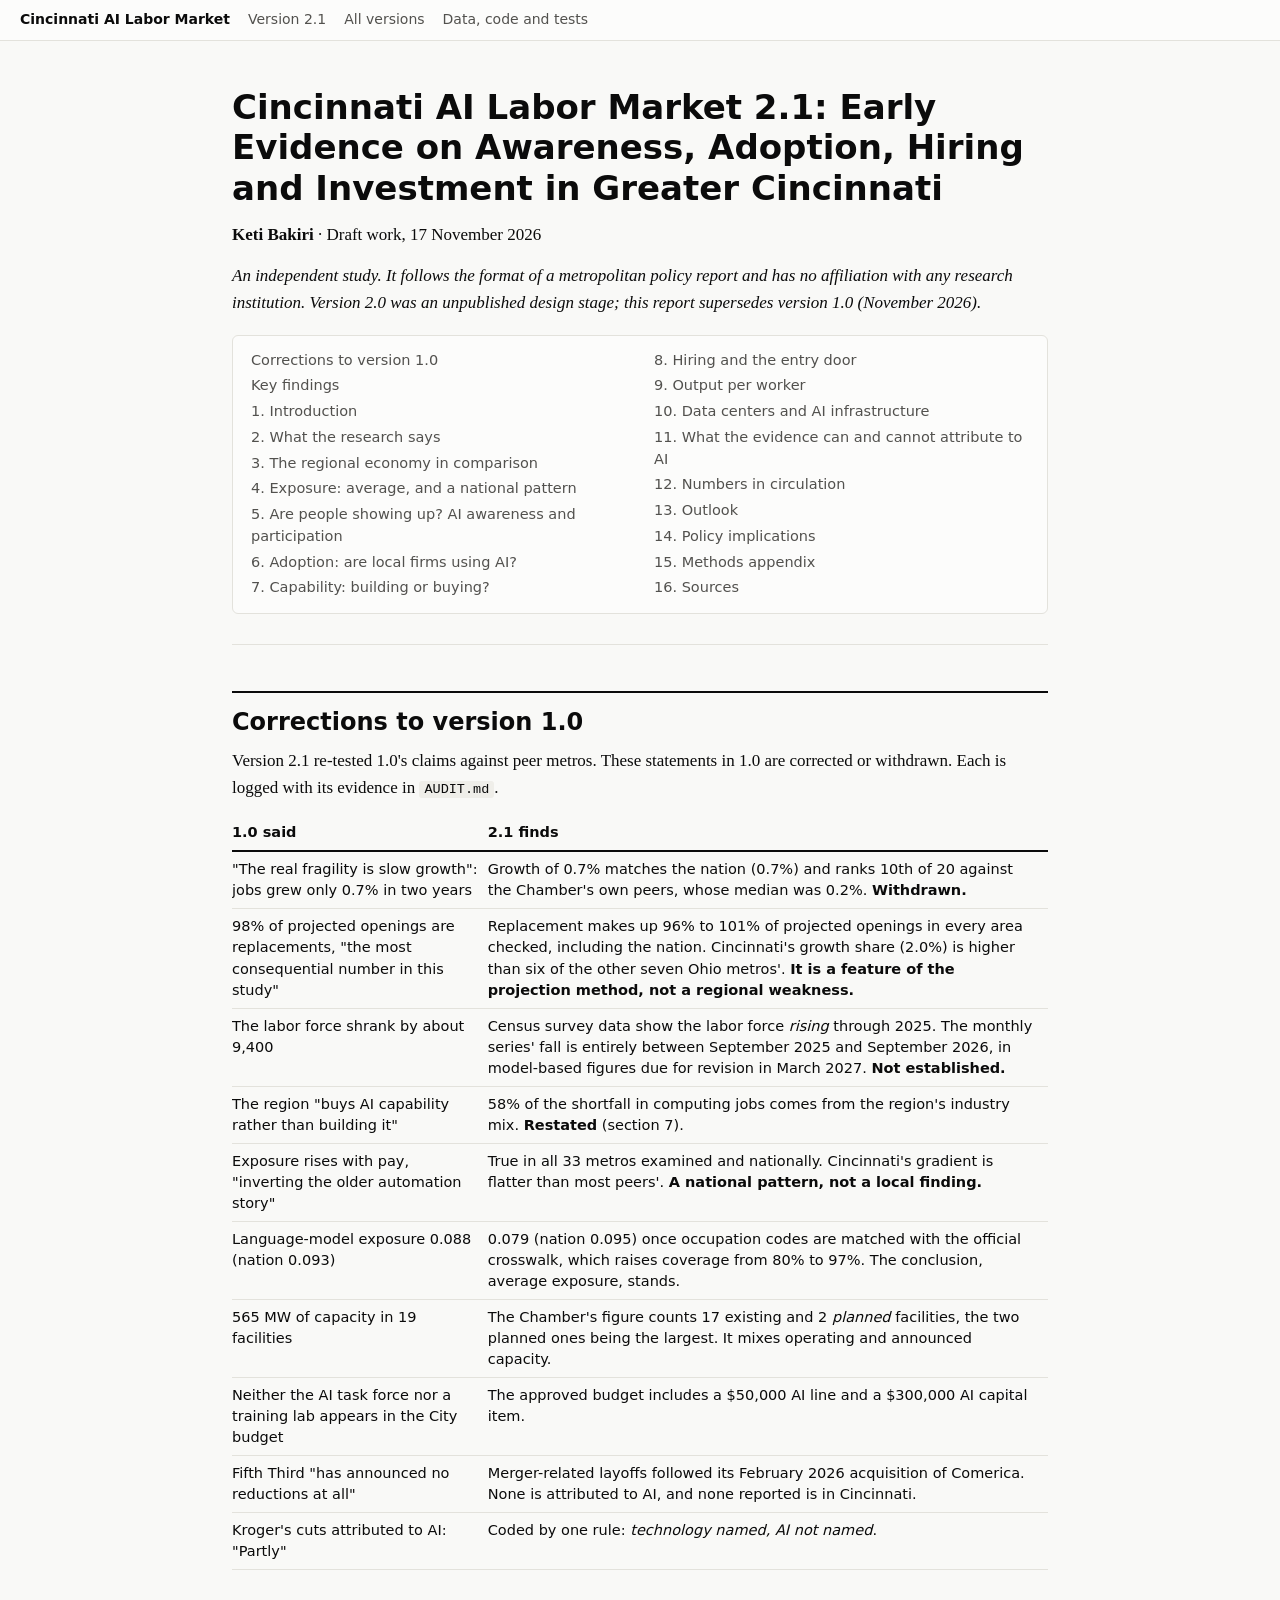
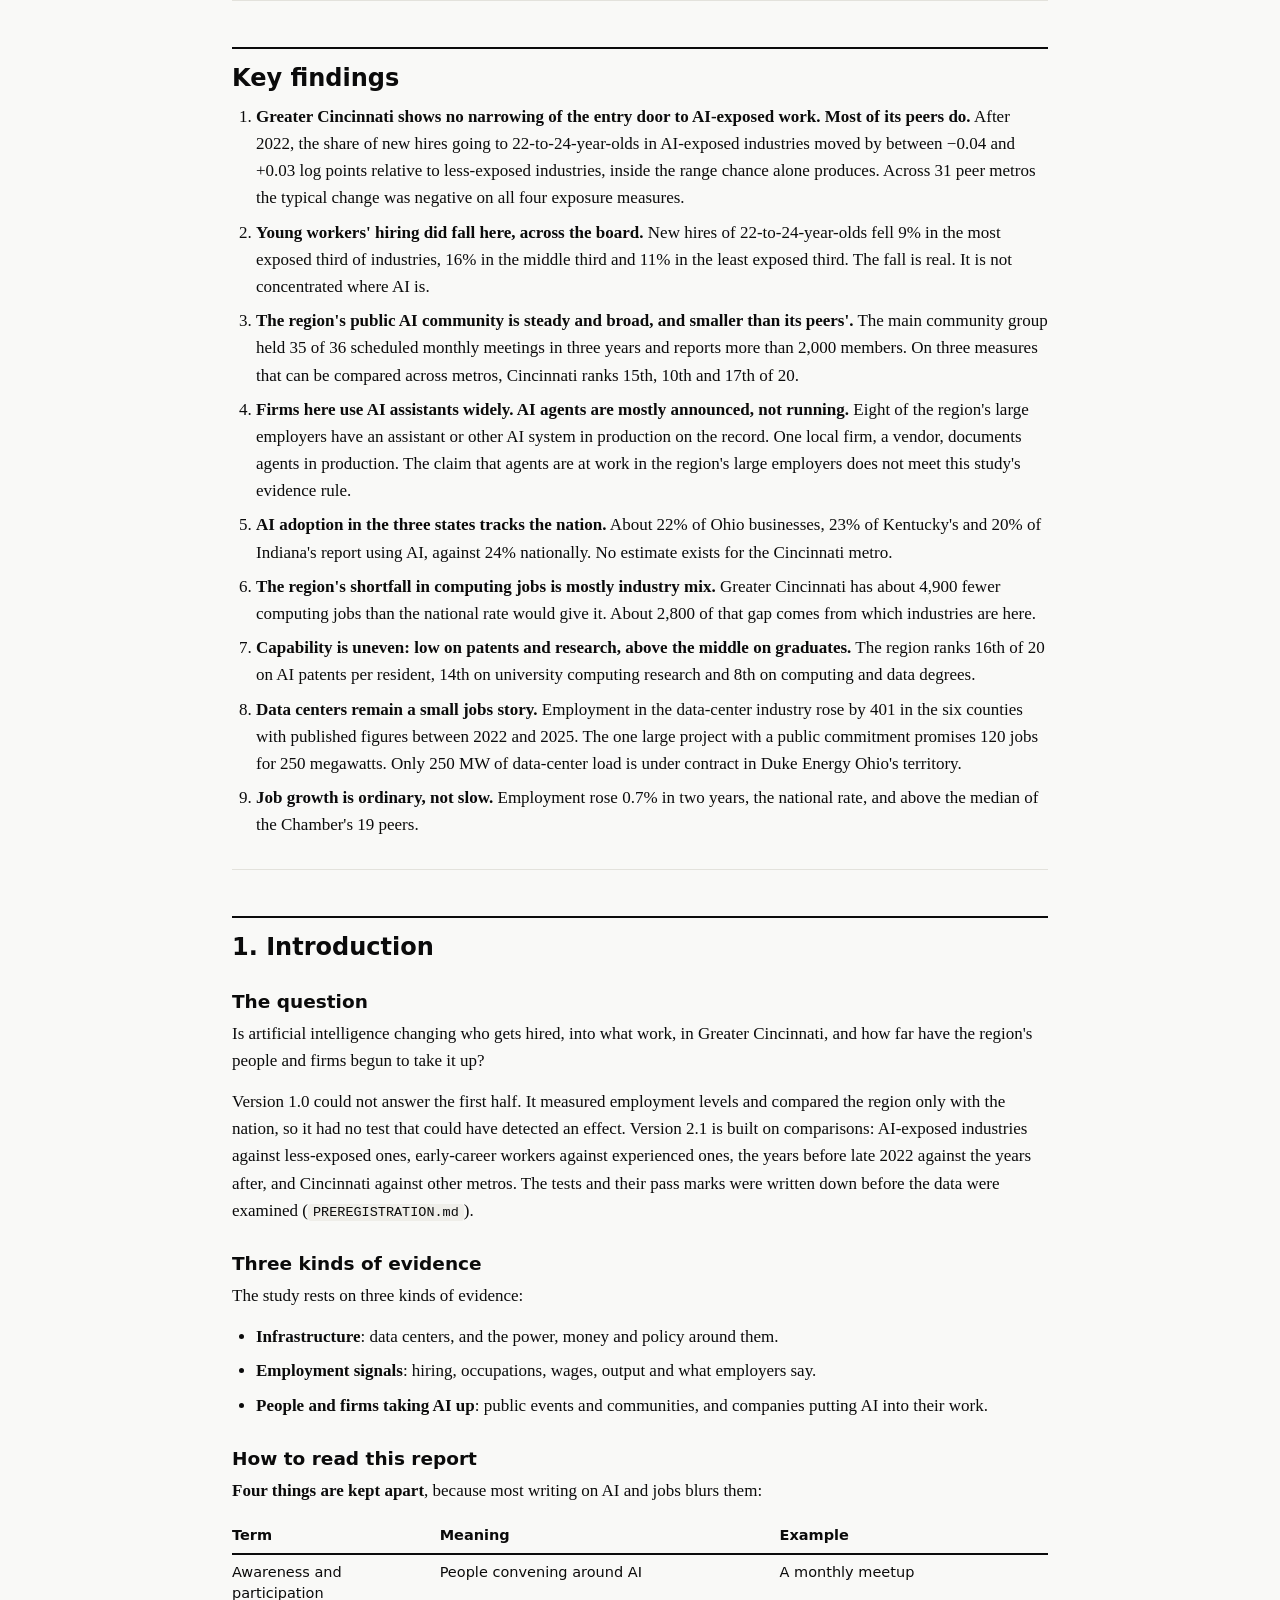
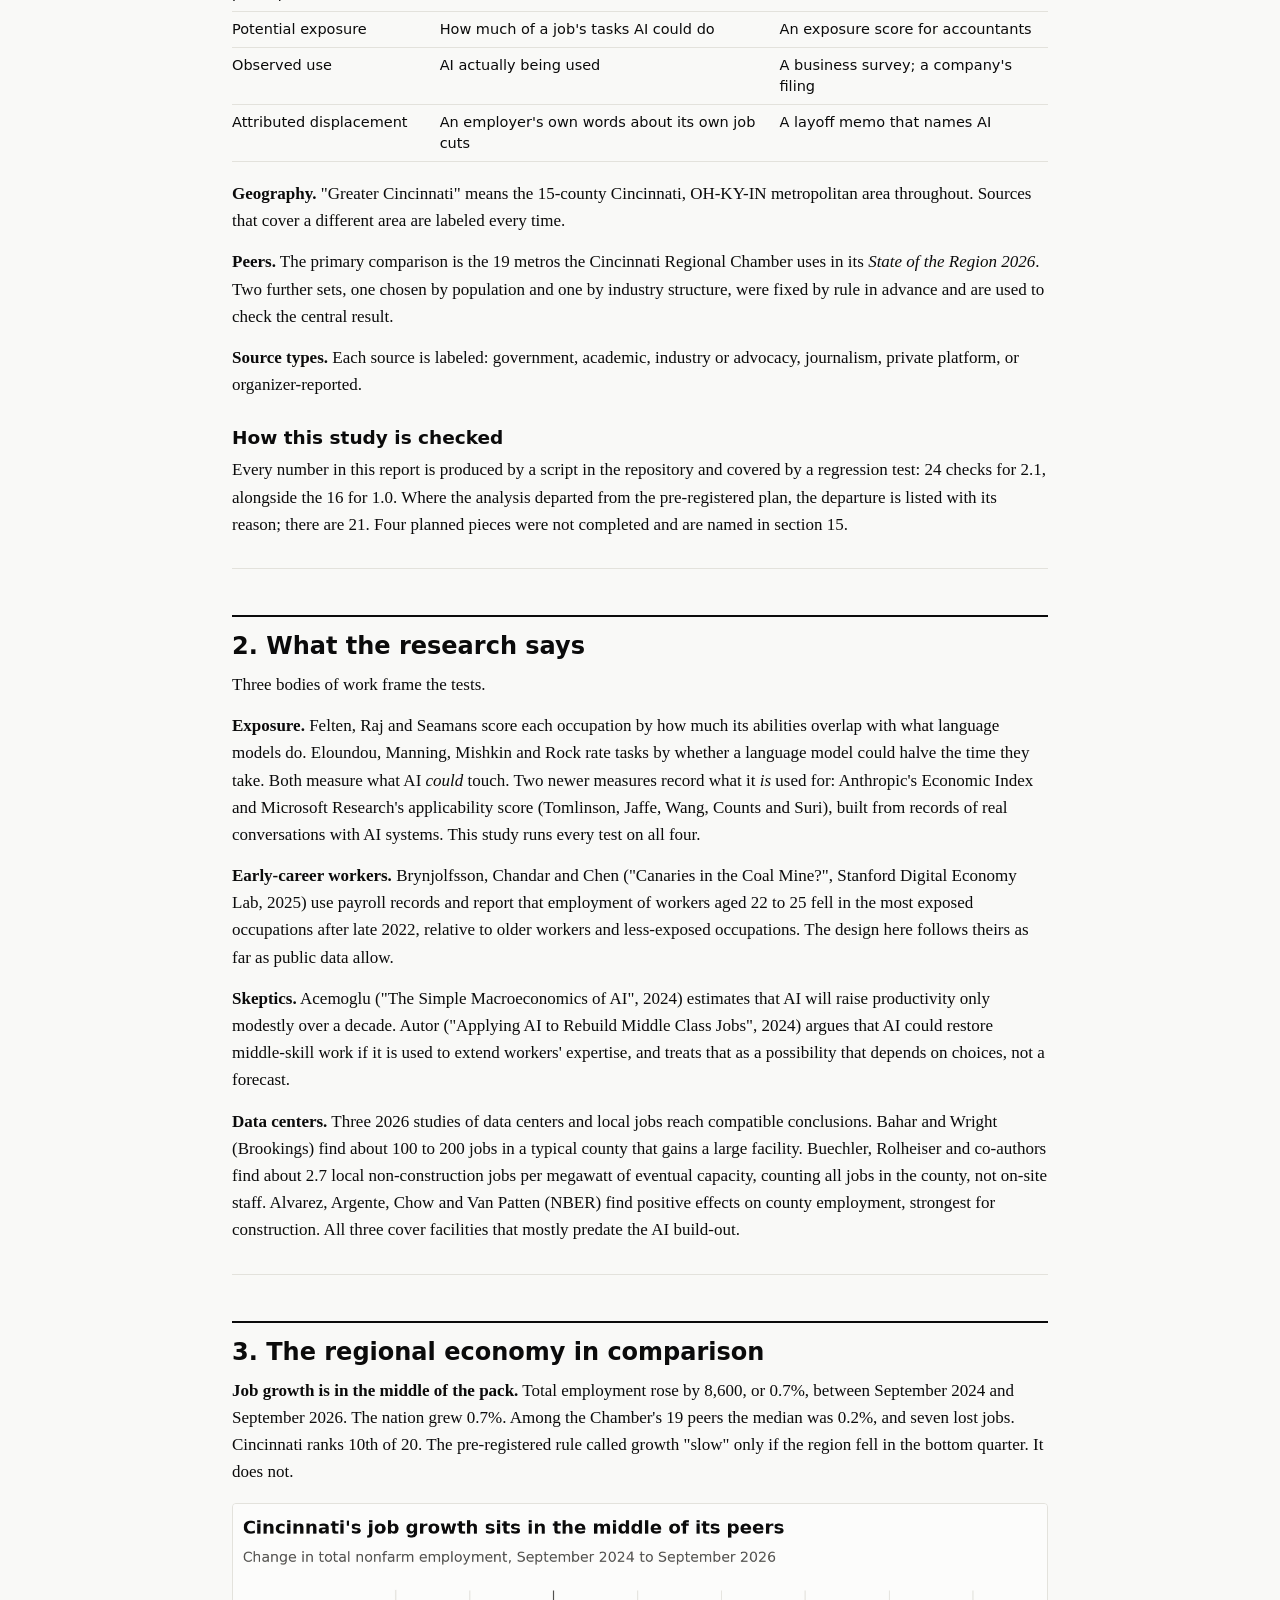
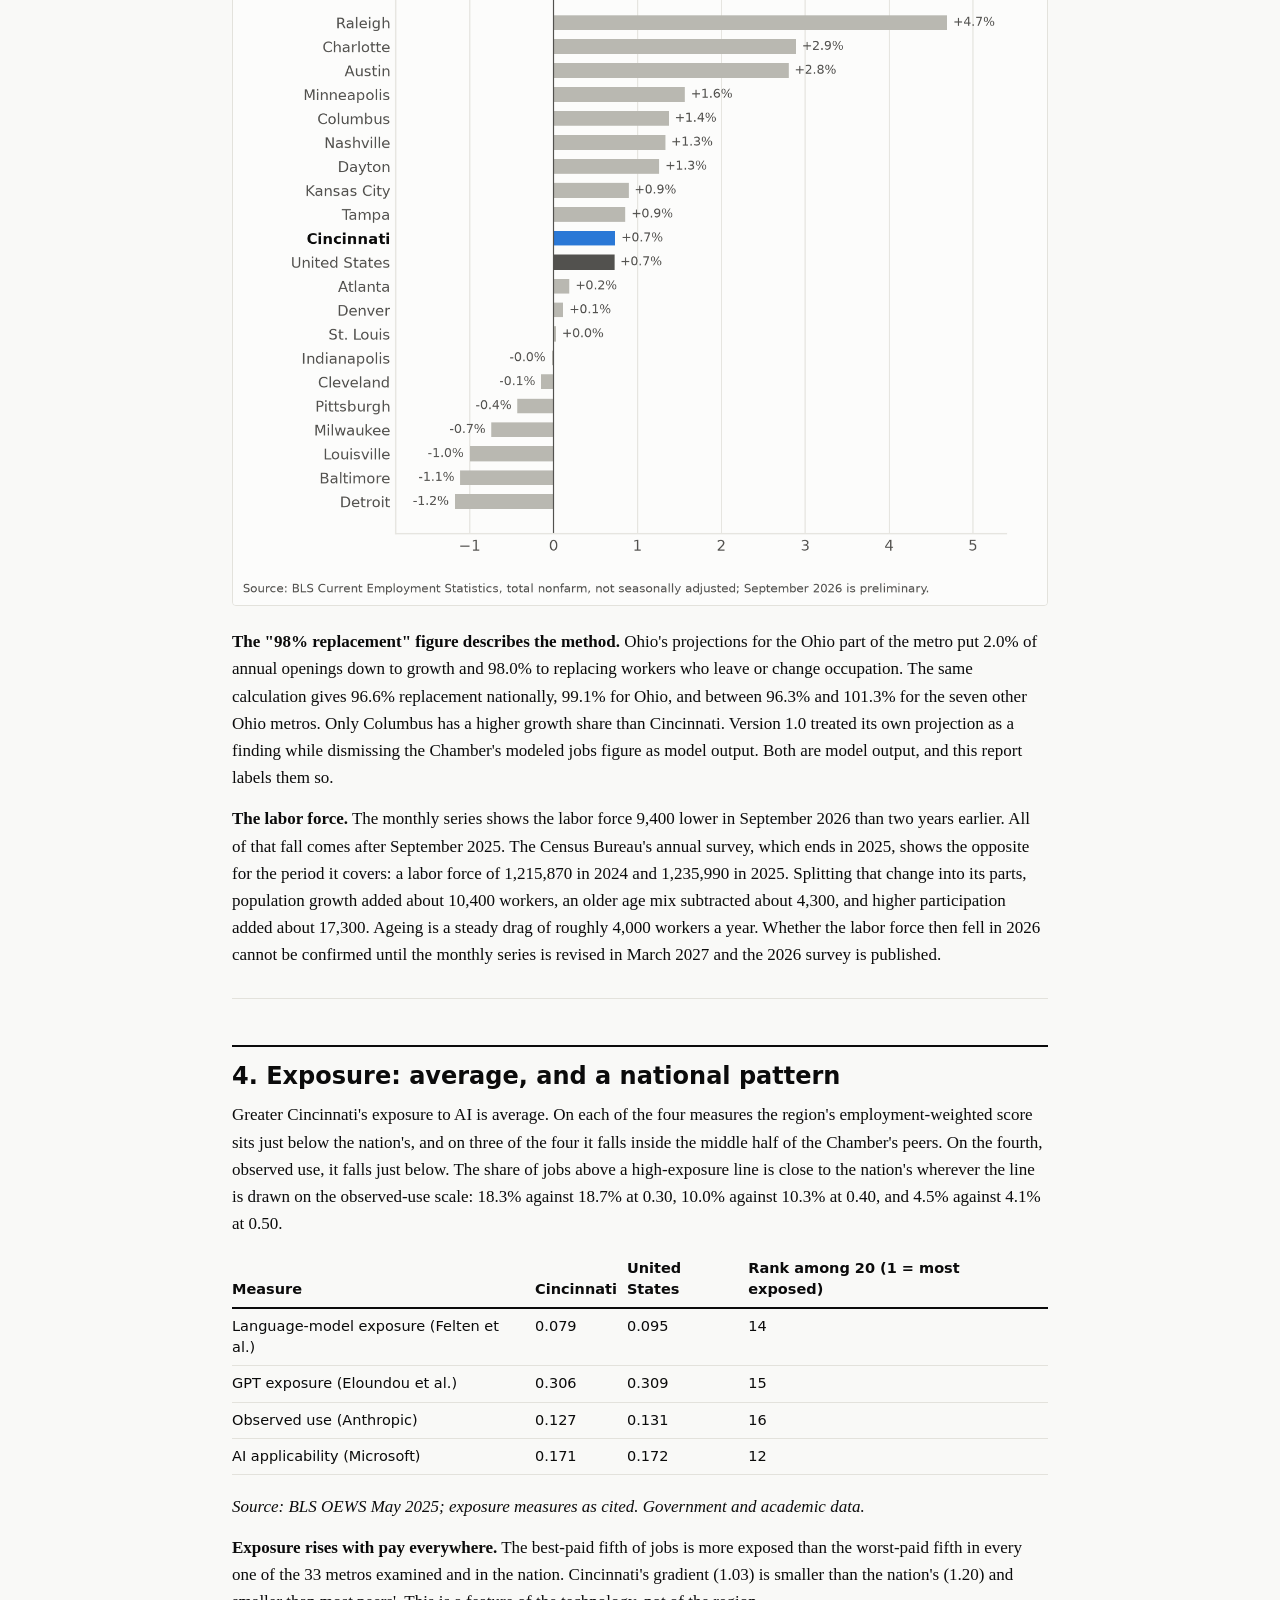
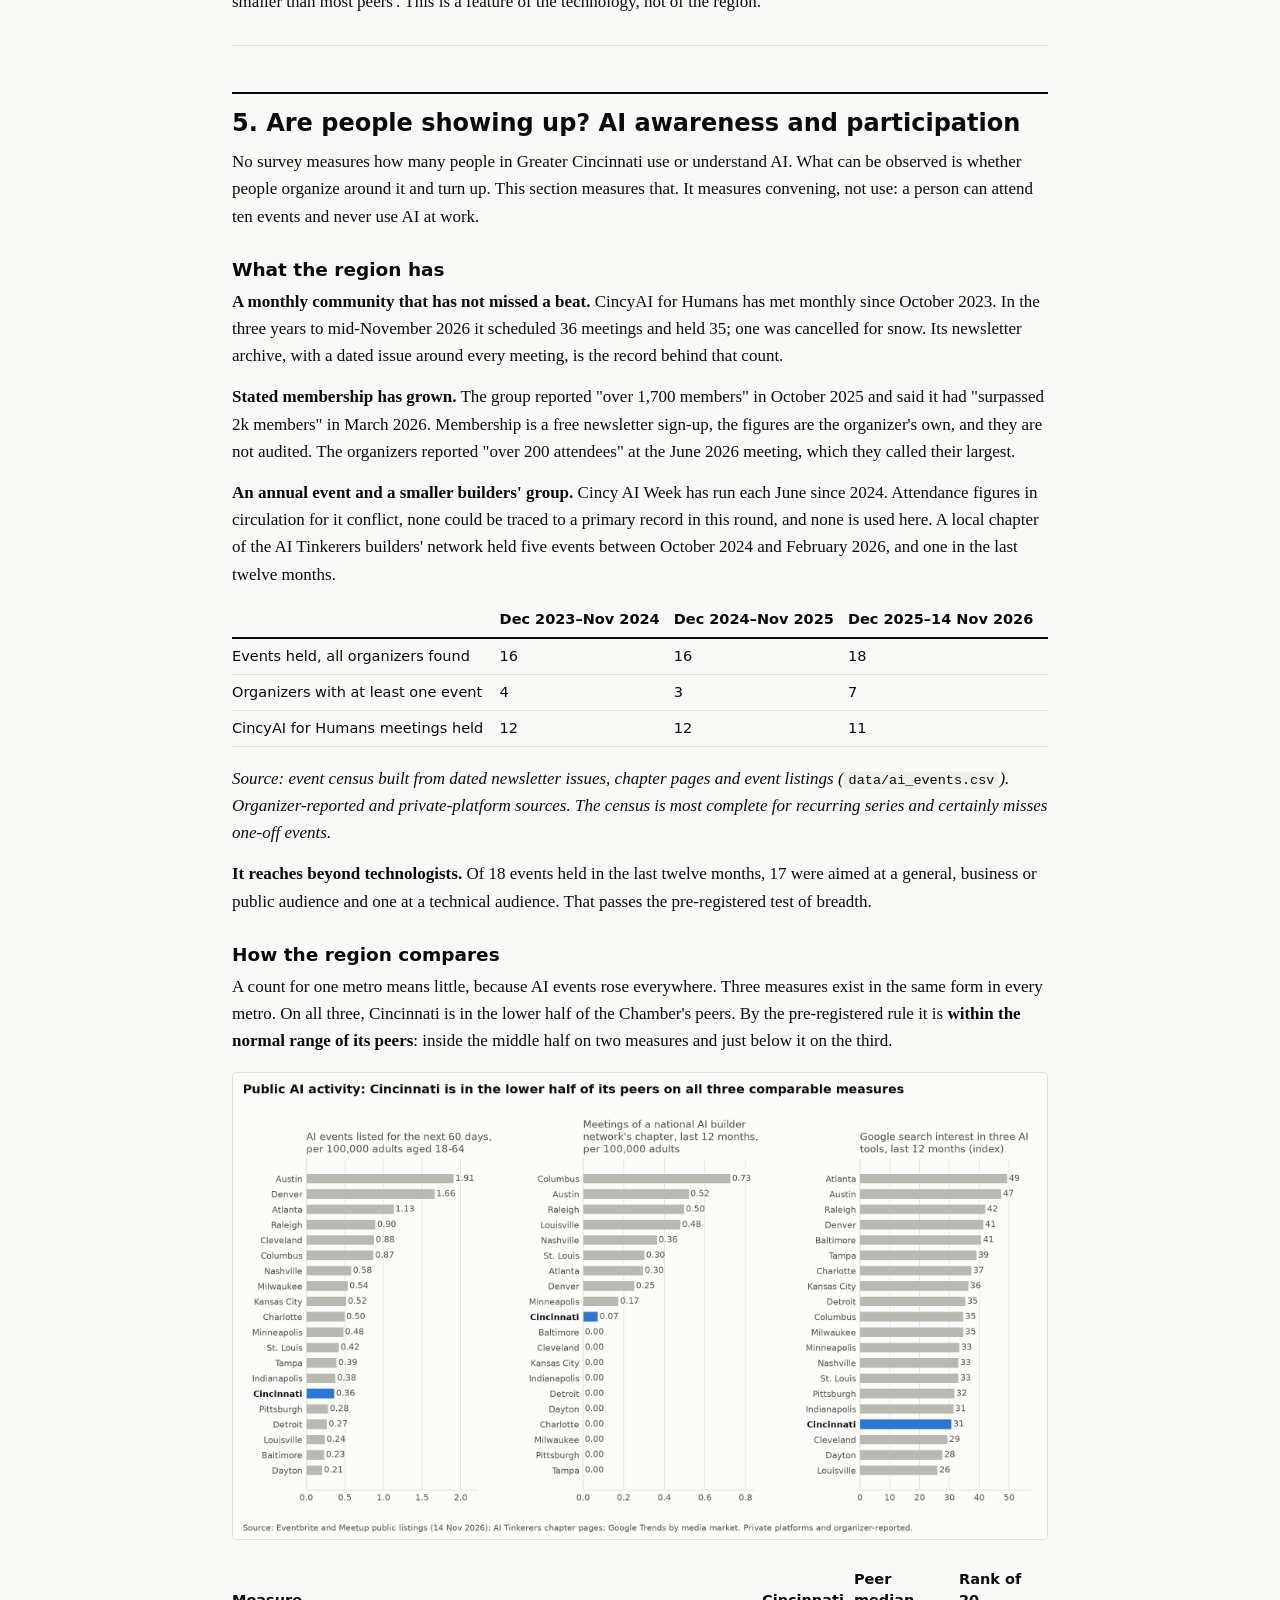
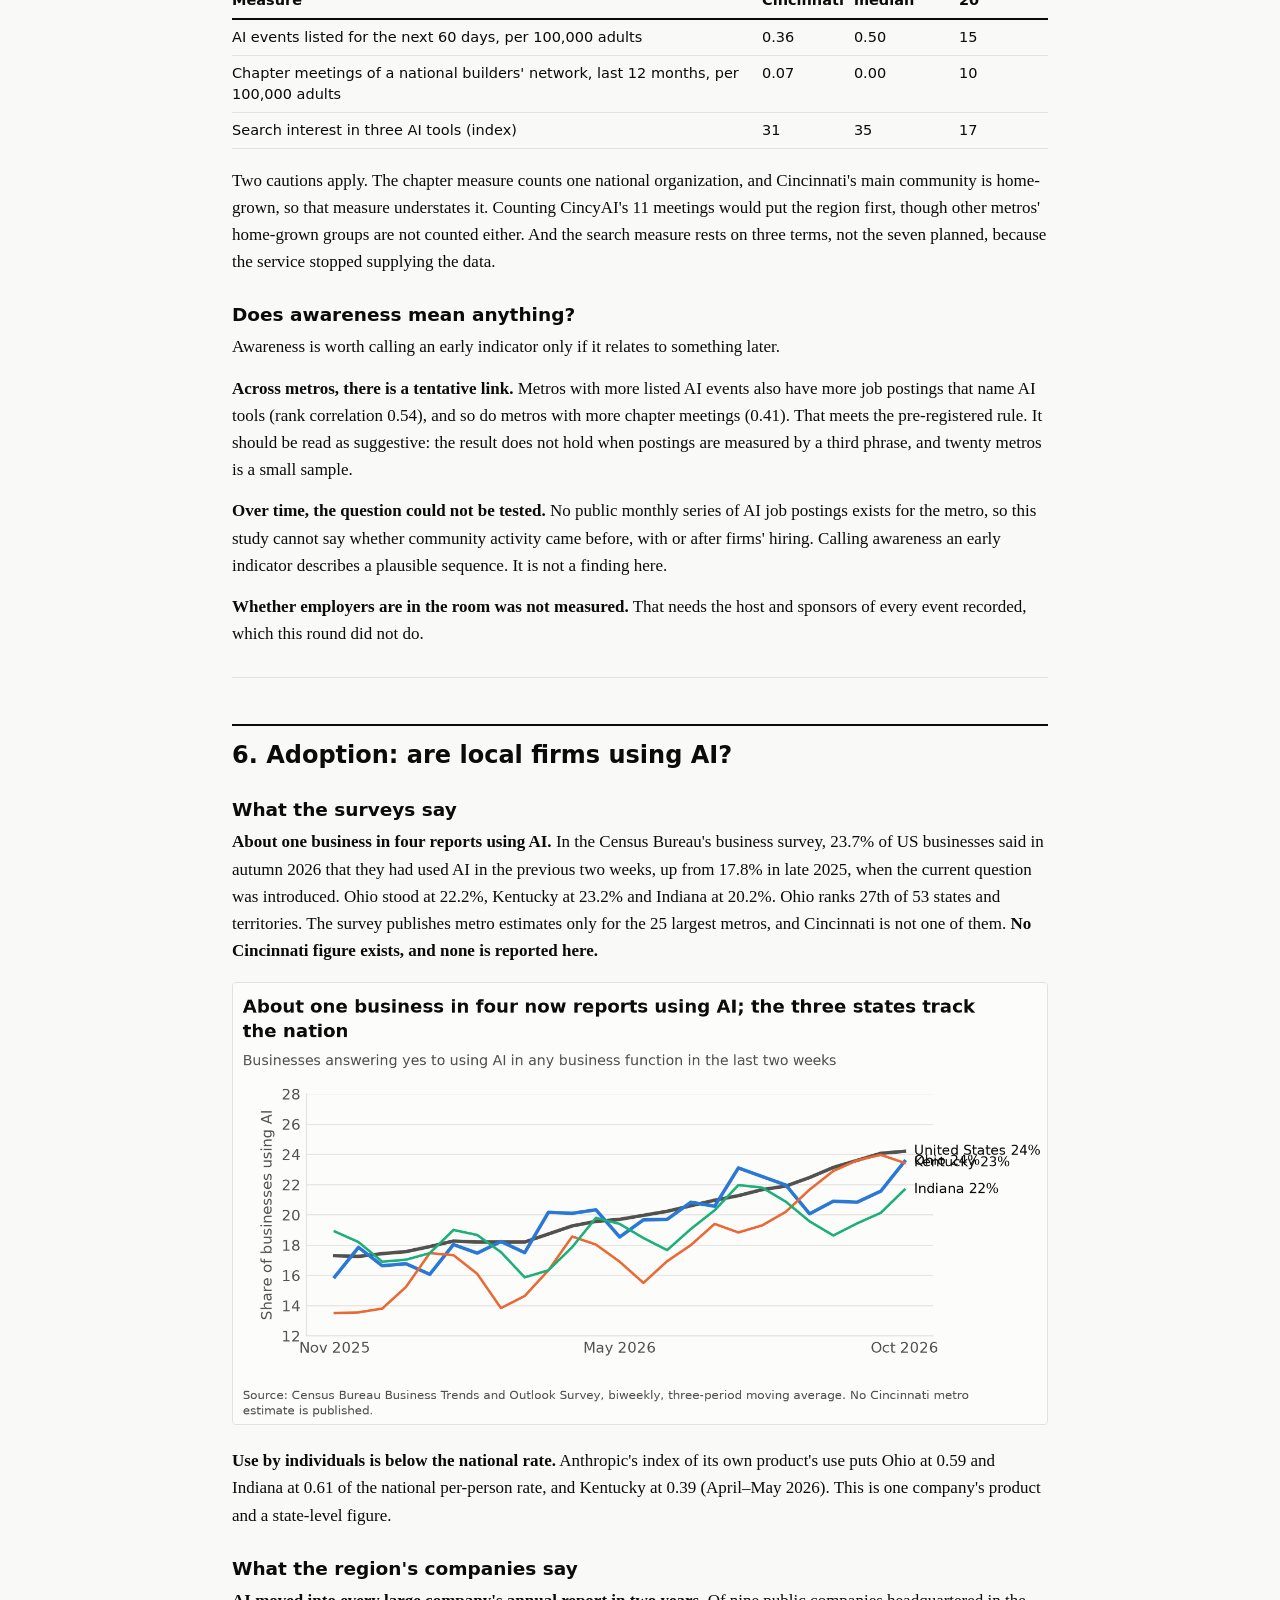
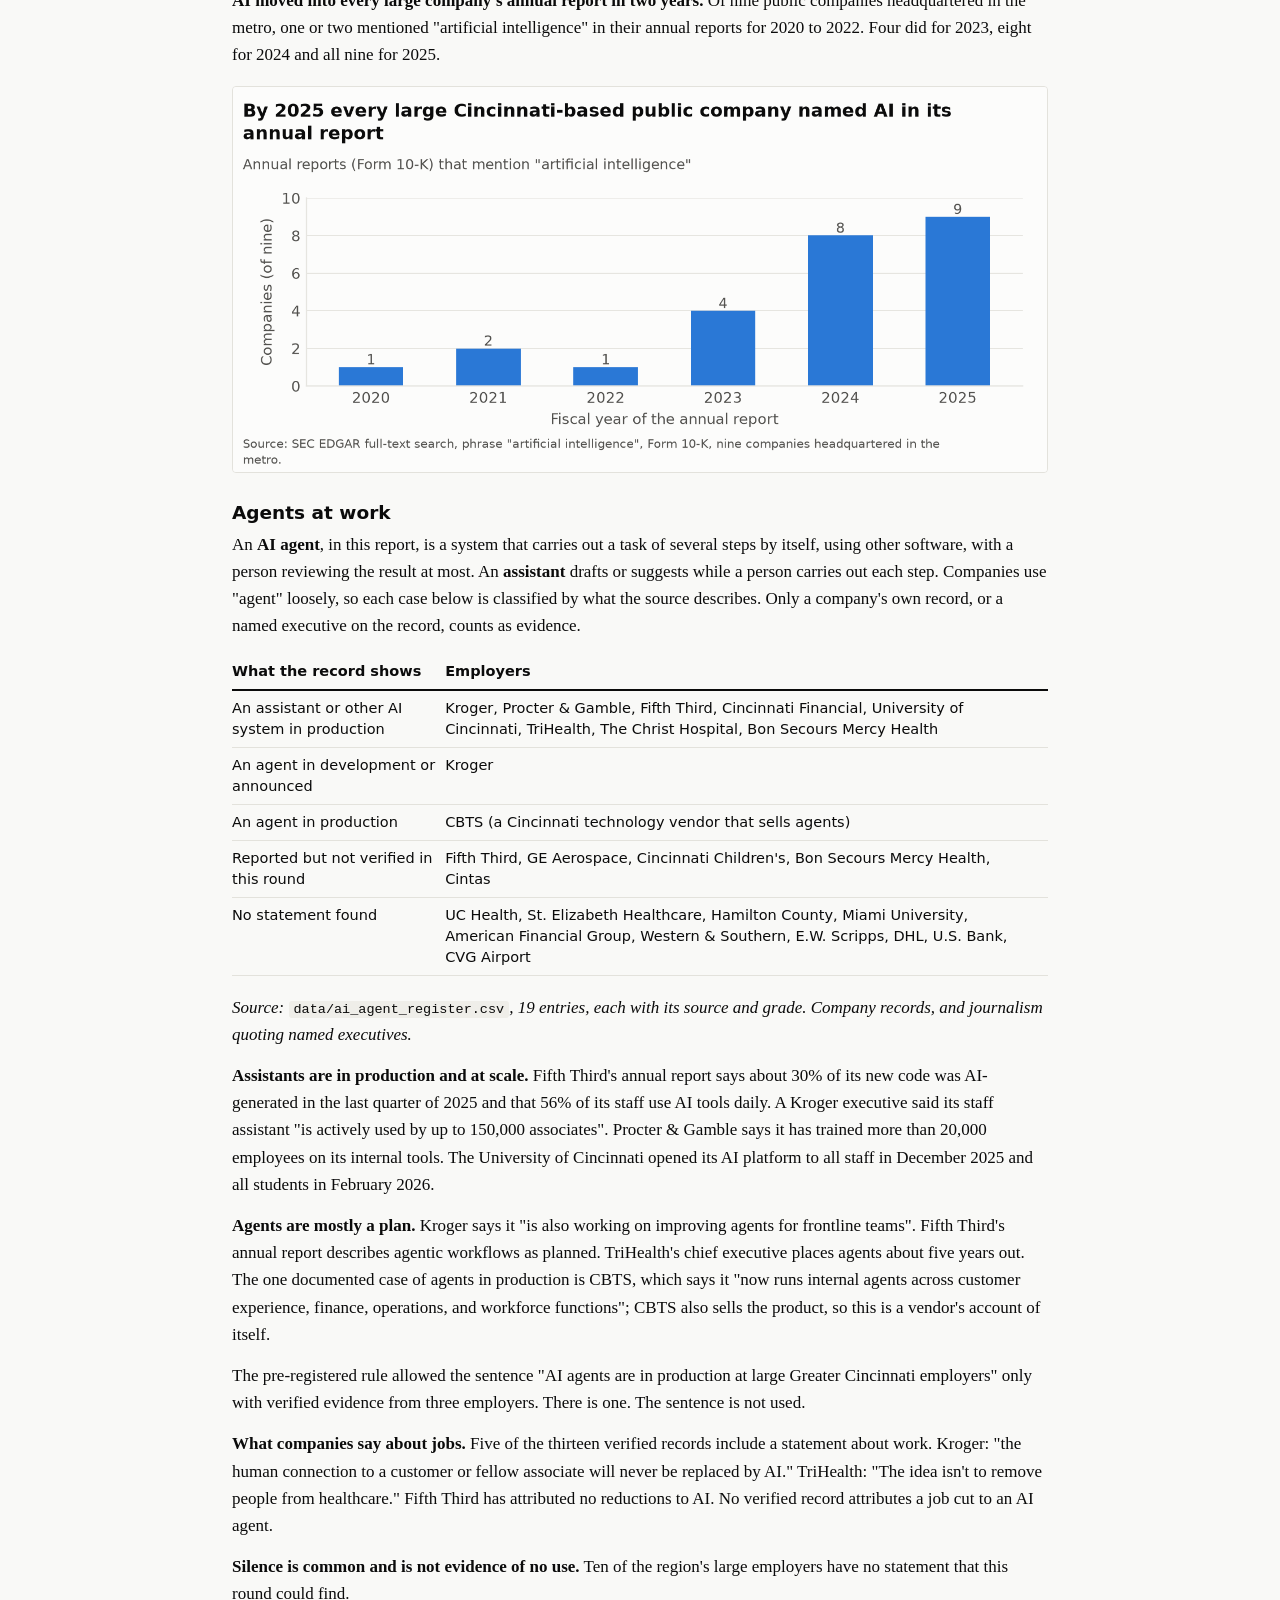
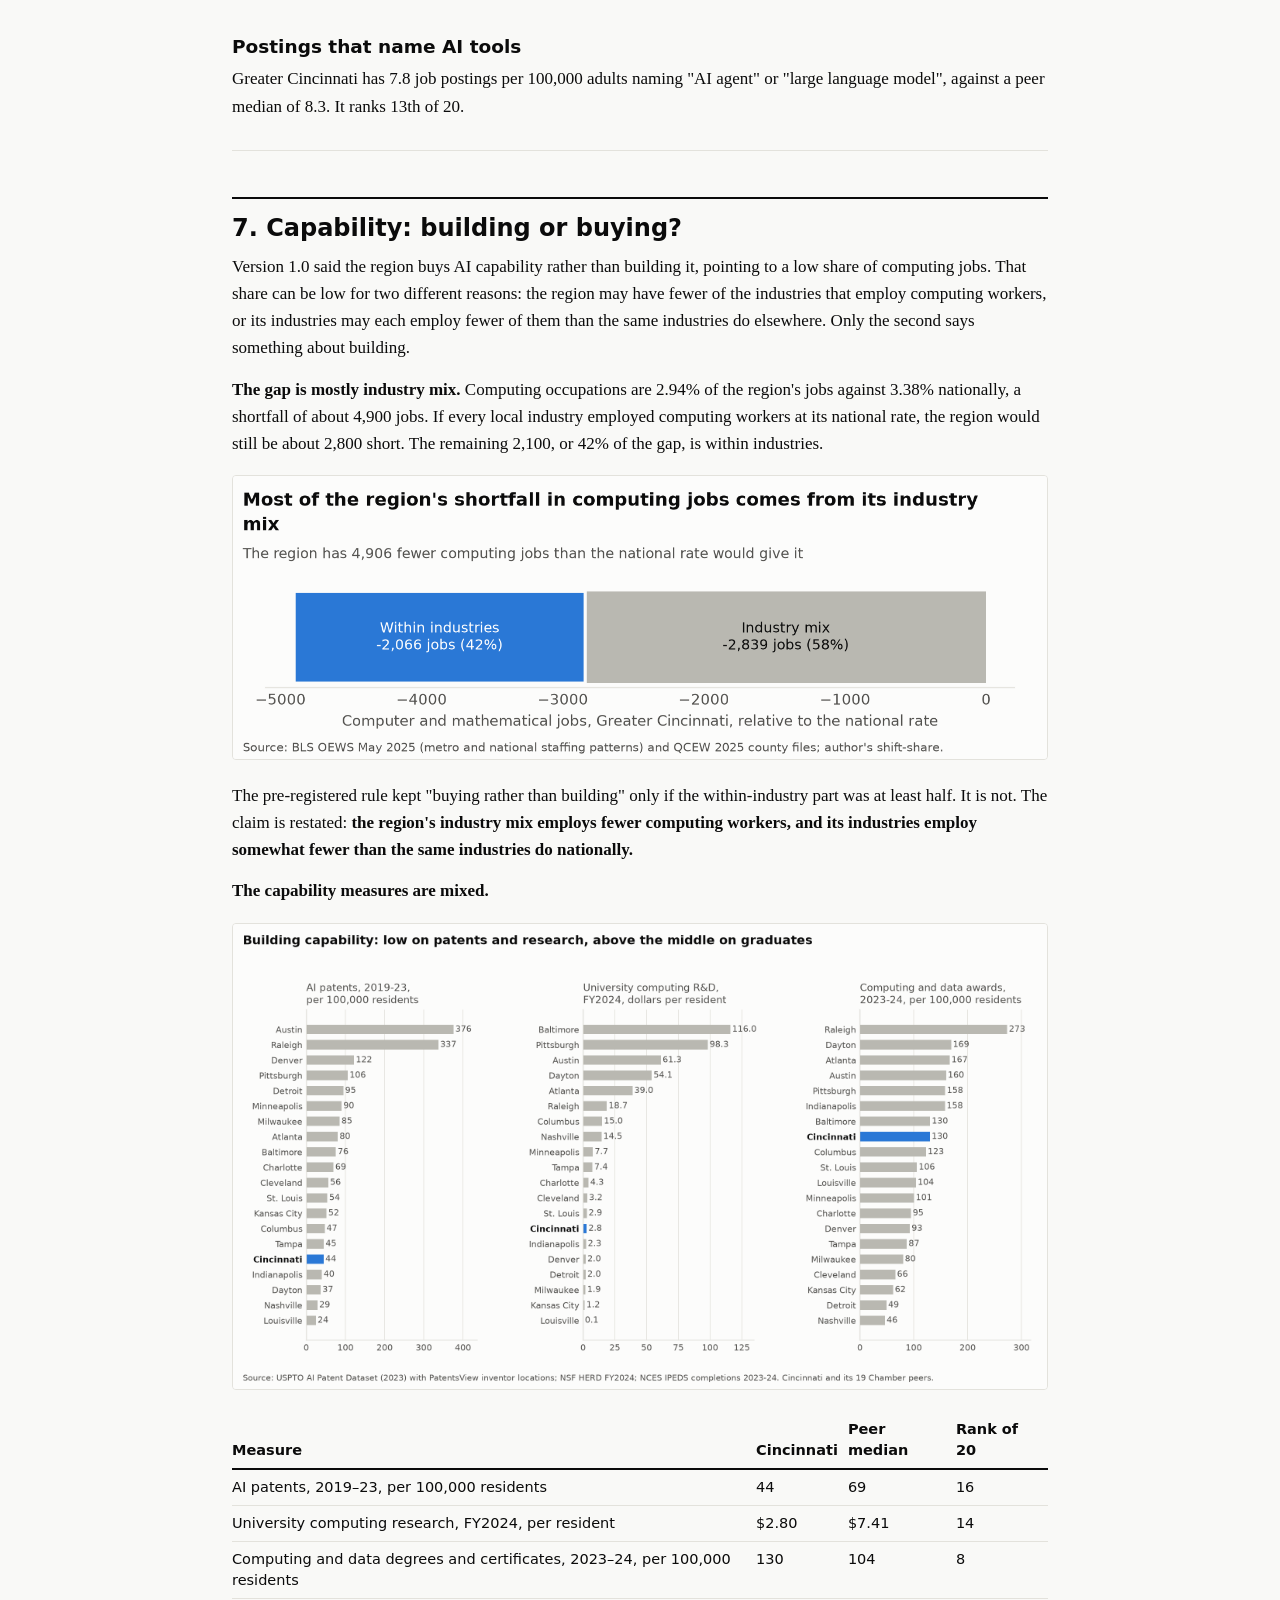
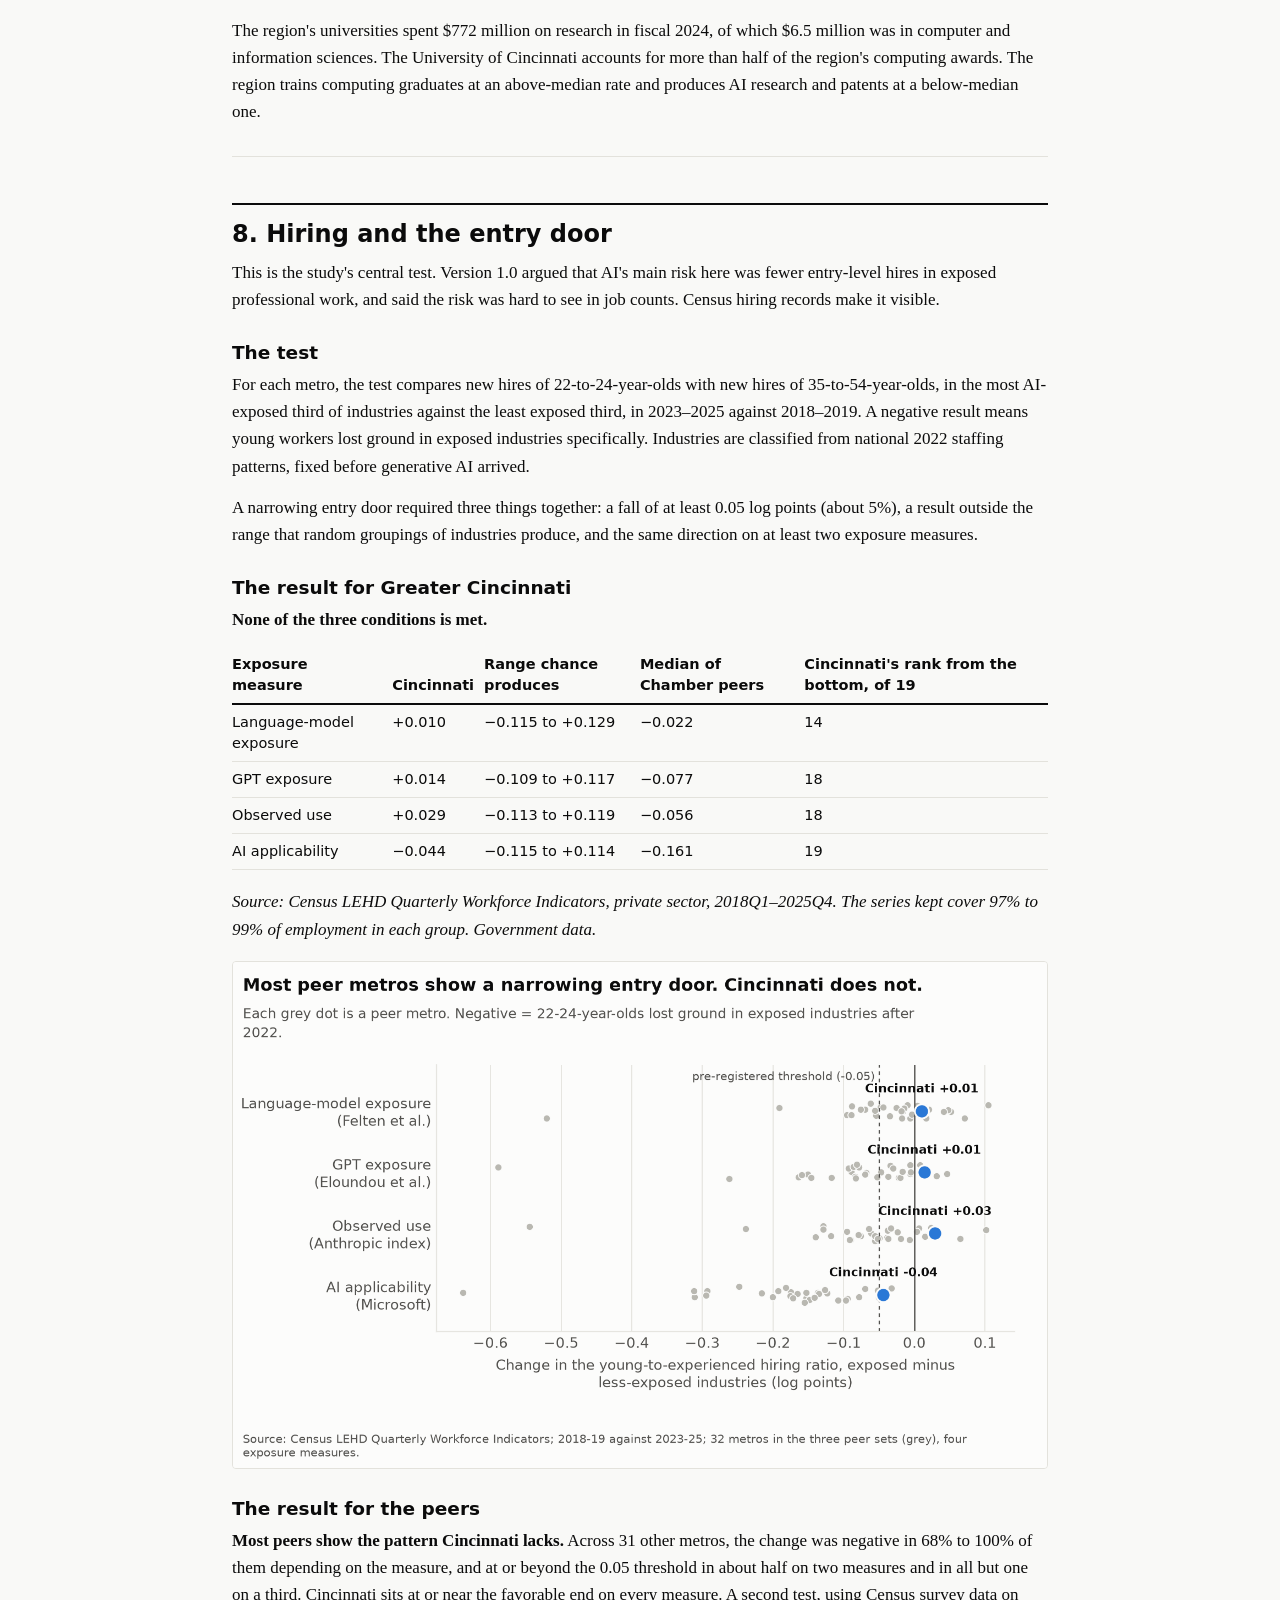
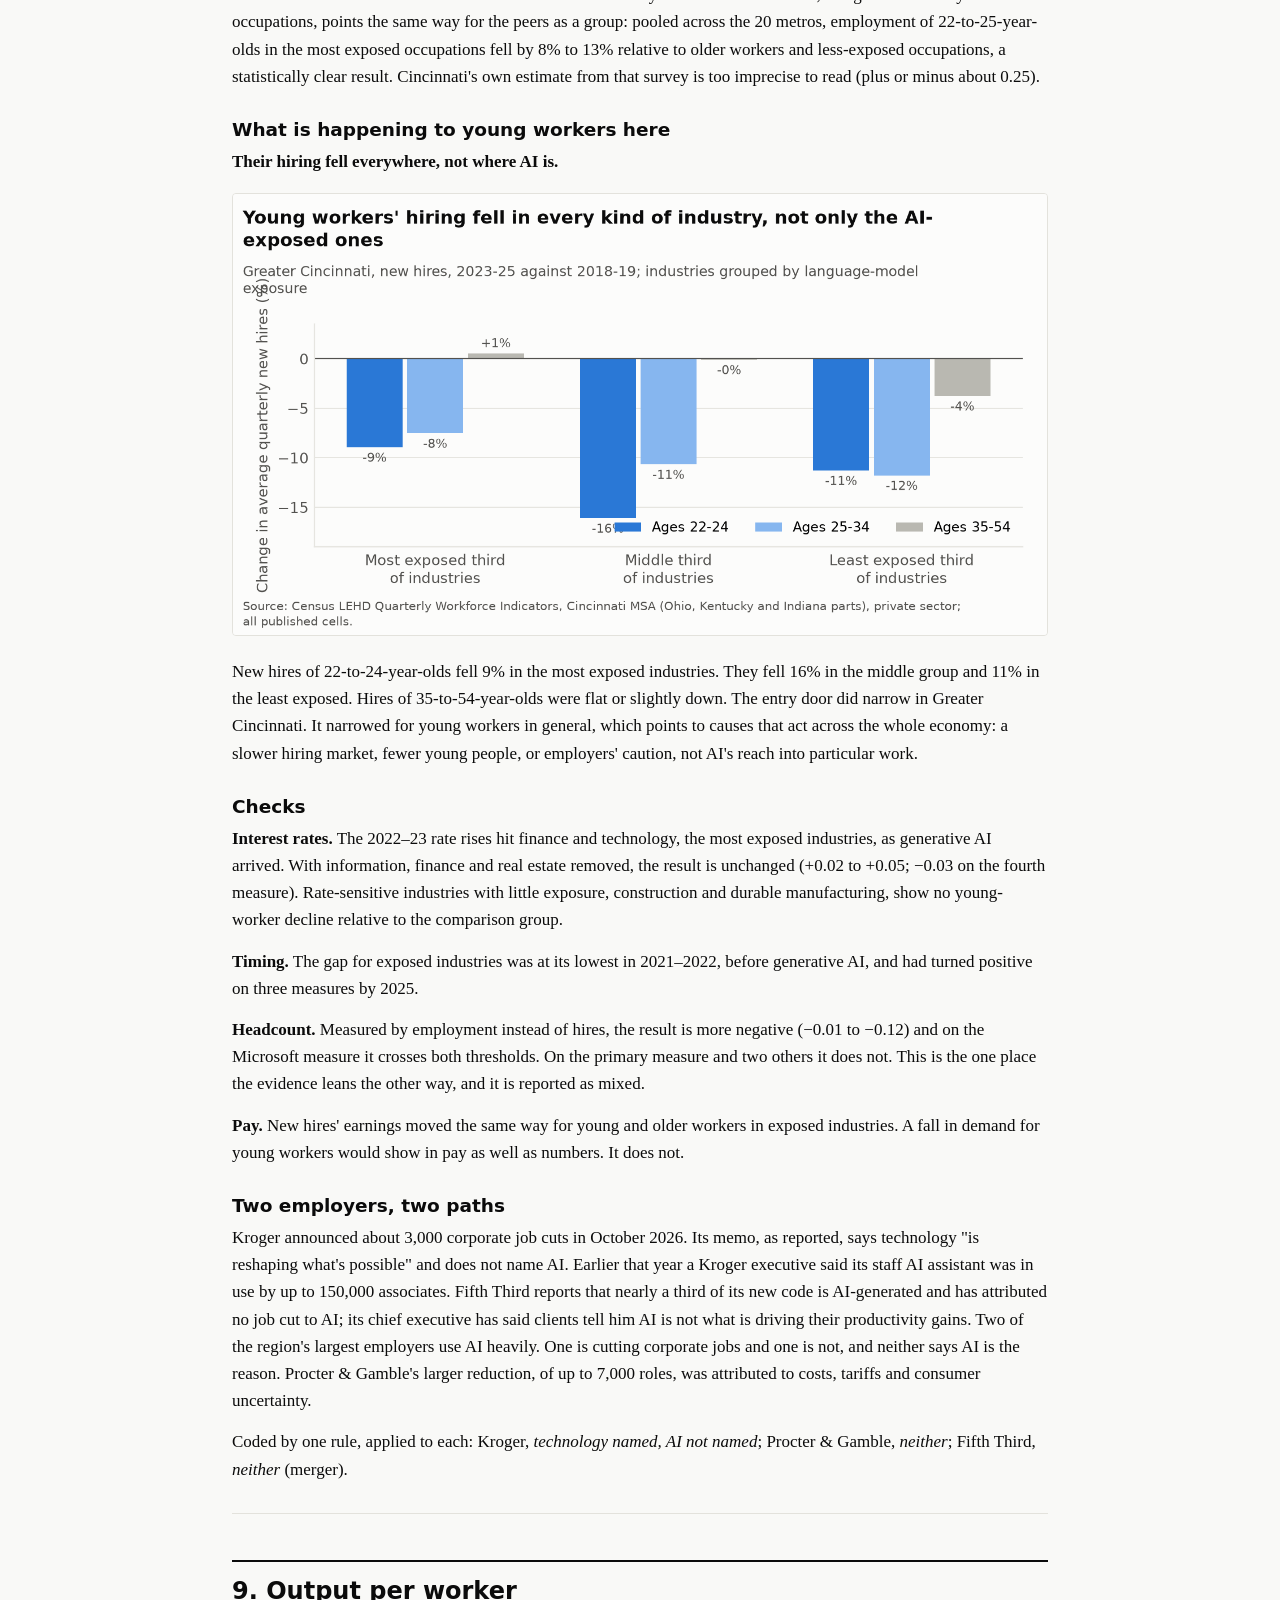
<file: docs/index.html>
<!doctype html>
<html lang="en"><head><meta charset="utf-8"><meta name="viewport" content="width=device-width,initial-scale=1">
<title>Cincinnati AI Labor Market 2.1</title><link rel="stylesheet" href="report21.css"></head><body>
<div class="top"><strong>Cincinnati AI Labor Market</strong><a href="index.html">Version 2.1</a><a href="archive.html">All versions</a>
<a href="https://github.com/ketibak-ai/cincinnati-ai-labor-market">Data, code and tests</a></div>
<main><h1 id="cincinnati-ai-labor-market-2-1-early-evidence-on-awareness-adoption-hiring-and-investment-in-greater-cincinnati">Cincinnati AI Labor Market 2.1: Early Evidence on Awareness, Adoption, Hiring and Investment in Greater Cincinnati</h1>
<p><strong>Keti Bakiri</strong> · Draft work, 17 November 2026</p>
<p><em>An independent study. It follows the format of a metropolitan policy report and has no affiliation with any research institution. Version 2.0 was an unpublished design stage; this report supersedes version 1.0 (November 2026).</em></p>
<nav class="toc"><a href="#corrections-to-version-1-0">Corrections to version 1.0</a><a href="#key-findings">Key findings</a><a href="#1-introduction">1. Introduction</a><a href="#2-what-the-research-says">2. What the research says</a><a href="#3-the-regional-economy-in-comparison">3. The regional economy in comparison</a><a href="#4-exposure-average-and-a-national-pattern">4. Exposure: average, and a national pattern</a><a href="#5-are-people-showing-up-ai-awareness-and-participation">5. Are people showing up? AI awareness and participation</a><a href="#6-adoption-are-local-firms-using-ai">6. Adoption: are local firms using AI?</a><a href="#7-capability-building-or-buying">7. Capability: building or buying?</a><a href="#8-hiring-and-the-entry-door">8. Hiring and the entry door</a><a href="#9-output-per-worker">9. Output per worker</a><a href="#10-data-centers-and-ai-infrastructure">10. Data centers and AI infrastructure</a><a href="#11-what-the-evidence-can-and-cannot-attribute-to-ai">11. What the evidence can and cannot attribute to AI</a><a href="#12-numbers-in-circulation">12. Numbers in circulation</a><a href="#13-outlook">13. Outlook</a><a href="#14-policy-implications">14. Policy implications</a><a href="#15-methods-appendix">15. Methods appendix</a><a href="#16-sources">16. Sources</a></nav><hr>
<h2 id="corrections-to-version-1-0">Corrections to version 1.0</h2>
<p>Version 2.1 re-tested 1.0's claims against peer metros. These statements in 1.0 are corrected or withdrawn. Each is logged with its evidence in <code>AUDIT.md</code>.</p>
<div class="tw"><table><thead><tr><th>1.0 said</th><th>2.1 finds</th></tr></thead><tbody><tr><td>"The real fragility is slow growth": jobs grew only 0.7% in two years</td><td>Growth of 0.7% matches the nation (0.7%) and ranks 10th of 20 against the Chamber's own peers, whose median was 0.2%. <strong>Withdrawn.</strong></td></tr><tr><td>98% of projected openings are replacements, "the most consequential number in this study"</td><td>Replacement makes up 96% to 101% of projected openings in every area checked, including the nation. Cincinnati's growth share (2.0%) is higher than six of the other seven Ohio metros'. <strong>It is a feature of the projection method, not a regional weakness.</strong></td></tr><tr><td>The labor force shrank by about 9,400</td><td>Census survey data show the labor force <em>rising</em> through 2025. The monthly series' fall is entirely between September 2025 and September 2026, in model-based figures due for revision in March 2027. <strong>Not established.</strong></td></tr><tr><td>The region "buys AI capability rather than building it"</td><td>58% of the shortfall in computing jobs comes from the region's industry mix. <strong>Restated</strong> (section 7).</td></tr><tr><td>Exposure rises with pay, "inverting the older automation story"</td><td>True in all 33 metros examined and nationally. Cincinnati's gradient is flatter than most peers'. <strong>A national pattern, not a local finding.</strong></td></tr><tr><td>Language-model exposure 0.088 (nation 0.093)</td><td>0.079 (nation 0.095) once occupation codes are matched with the official crosswalk, which raises coverage from 80% to 97%. The conclusion, average exposure, stands.</td></tr><tr><td>565 MW of capacity in 19 facilities</td><td>The Chamber's figure counts 17 existing and 2 <em>planned</em> facilities, the two planned ones being the largest. It mixes operating and announced capacity.</td></tr><tr><td>Neither the AI task force nor a training lab appears in the City budget</td><td>The approved budget includes a $50,000 AI line and a $300,000 AI capital item.</td></tr><tr><td>Fifth Third "has announced no reductions at all"</td><td>Merger-related layoffs followed its February 2026 acquisition of Comerica. None is attributed to AI, and none reported is in Cincinnati.</td></tr><tr><td>Kroger's cuts attributed to AI: "Partly"</td><td>Coded by one rule: <em>technology named, AI not named</em>.</td></tr></tbody></table></div>
<hr>
<h2 id="key-findings">Key findings</h2>
<ol><li><strong>Greater Cincinnati shows no narrowing of the entry door to AI-exposed work. Most of its peers do.</strong> After 2022, the share of new hires going to 22-to-24-year-olds in AI-exposed industries moved by between −0.04 and +0.03 log points relative to less-exposed industries, inside the range chance alone produces. Across 31 peer metros the typical change was negative on all four exposure measures.</li><li><strong>Young workers' hiring did fall here, across the board.</strong> New hires of 22-to-24-year-olds fell 9% in the most exposed third of industries, 16% in the middle third and 11% in the least exposed third. The fall is real. It is not concentrated where AI is.</li><li><strong>The region's public AI community is steady and broad, and smaller than its peers'.</strong> The main community group held 35 of 36 scheduled monthly meetings in three years and reports more than 2,000 members. On three measures that can be compared across metros, Cincinnati ranks 15th, 10th and 17th of 20.</li><li><strong>Firms here use AI assistants widely. AI agents are mostly announced, not running.</strong> Eight of the region's large employers have an assistant or other AI system in production on the record. One local firm, a vendor, documents agents in production. The claim that agents are at work in the region's large employers does not meet this study's evidence rule.</li><li><strong>AI adoption in the three states tracks the nation.</strong> About 22% of Ohio businesses, 23% of Kentucky's and 20% of Indiana's report using AI, against 24% nationally. No estimate exists for the Cincinnati metro.</li><li><strong>The region's shortfall in computing jobs is mostly industry mix.</strong> Greater Cincinnati has about 4,900 fewer computing jobs than the national rate would give it. About 2,800 of that gap comes from which industries are here.</li><li><strong>Capability is uneven: low on patents and research, above the middle on graduates.</strong> The region ranks 16th of 20 on AI patents per resident, 14th on university computing research and 8th on computing and data degrees.</li><li><strong>Data centers remain a small jobs story.</strong> Employment in the data-center industry rose by 401 in the six counties with published figures between 2022 and 2025. The one large project with a public commitment promises 120 jobs for 250 megawatts. Only 250 MW of data-center load is under contract in Duke Energy Ohio's territory.</li><li><strong>Job growth is ordinary, not slow.</strong> Employment rose 0.7% in two years, the national rate, and above the median of the Chamber's 19 peers.</li></ol>
<hr>
<h2 id="1-introduction">1. Introduction</h2>
<h3 id="the-question">The question</h3>
<p>Is artificial intelligence changing who gets hired, into what work, in Greater Cincinnati, and how far have the region's people and firms begun to take it up?</p>
<p>Version 1.0 could not answer the first half. It measured employment levels and compared the region only with the nation, so it had no test that could have detected an effect. Version 2.1 is built on comparisons: AI-exposed industries against less-exposed ones, early-career workers against experienced ones, the years before late 2022 against the years after, and Cincinnati against other metros. The tests and their pass marks were written down before the data were examined (<code>PREREGISTRATION.md</code>).</p>
<h3 id="three-kinds-of-evidence">Three kinds of evidence</h3>
<p>The study rests on three kinds of evidence:</p>
<ul><li><strong>Infrastructure</strong>: data centers, and the power, money and policy around them.</li><li><strong>Employment signals</strong>: hiring, occupations, wages, output and what employers say.</li><li><strong>People and firms taking AI up</strong>: public events and communities, and companies putting AI into their work.</li></ul>
<h3 id="how-to-read-this-report">How to read this report</h3>
<p><strong>Four things are kept apart</strong>, because most writing on AI and jobs blurs them:</p>
<div class="tw"><table><thead><tr><th>Term</th><th>Meaning</th><th>Example</th></tr></thead><tbody><tr><td>Awareness and participation</td><td>People convening around AI</td><td>A monthly meetup</td></tr><tr><td>Potential exposure</td><td>How much of a job's tasks AI could do</td><td>An exposure score for accountants</td></tr><tr><td>Observed use</td><td>AI actually being used</td><td>A business survey; a company's filing</td></tr><tr><td>Attributed displacement</td><td>An employer's own words about its own job cuts</td><td>A layoff memo that names AI</td></tr></tbody></table></div>
<p><strong>Geography.</strong> "Greater Cincinnati" means the 15-county Cincinnati, OH-KY-IN metropolitan area throughout. Sources that cover a different area are labeled every time.</p>
<p><strong>Peers.</strong> The primary comparison is the 19 metros the Cincinnati Regional Chamber uses in its <em>State of the Region 2026</em>. Two further sets, one chosen by population and one by industry structure, were fixed by rule in advance and are used to check the central result.</p>
<p><strong>Source types.</strong> Each source is labeled: government, academic, industry or advocacy, journalism, private platform, or organizer-reported.</p>
<h3 id="how-this-study-is-checked">How this study is checked</h3>
<p>Every number in this report is produced by a script in the repository and covered by a regression test: 24 checks for 2.1, alongside the 16 for 1.0. Where the analysis departed from the pre-registered plan, the departure is listed with its reason; there are 21. Four planned pieces were not completed and are named in section 15.</p>
<hr>
<h2 id="2-what-the-research-says">2. What the research says</h2>
<p>Three bodies of work frame the tests.</p>
<p><strong>Exposure.</strong> Felten, Raj and Seamans score each occupation by how much its abilities overlap with what language models do. Eloundou, Manning, Mishkin and Rock rate tasks by whether a language model could halve the time they take. Both measure what AI <em>could</em> touch. Two newer measures record what it <em>is</em> used for: Anthropic's Economic Index and Microsoft Research's applicability score (Tomlinson, Jaffe, Wang, Counts and Suri), built from records of real conversations with AI systems. This study runs every test on all four.</p>
<p><strong>Early-career workers.</strong> Brynjolfsson, Chandar and Chen ("Canaries in the Coal Mine?", Stanford Digital Economy Lab, 2025) use payroll records and report that employment of workers aged 22 to 25 fell in the most exposed occupations after late 2022, relative to older workers and less-exposed occupations. The design here follows theirs as far as public data allow.</p>
<p><strong>Skeptics.</strong> Acemoglu ("The Simple Macroeconomics of AI", 2024) estimates that AI will raise productivity only modestly over a decade. Autor ("Applying AI to Rebuild Middle Class Jobs", 2024) argues that AI could restore middle-skill work if it is used to extend workers' expertise, and treats that as a possibility that depends on choices, not a forecast.</p>
<p><strong>Data centers.</strong> Three 2026 studies of data centers and local jobs reach compatible conclusions. Bahar and Wright (Brookings) find about 100 to 200 jobs in a typical county that gains a large facility. Buechler, Rolheiser and co-authors find about 2.7 local non-construction jobs per megawatt of eventual capacity, counting all jobs in the county, not on-site staff. Alvarez, Argente, Chow and Van Patten (NBER) find positive effects on county employment, strongest for construction. All three cover facilities that mostly predate the AI build-out.</p>
<hr>
<h2 id="3-the-regional-economy-in-comparison">3. The regional economy in comparison</h2>
<p><strong>Job growth is in the middle of the pack.</strong> Total employment rose by 8,600, or 0.7%, between September 2024 and September 2026. The nation grew 0.7%. Among the Chamber's 19 peers the median was 0.2%, and seven lost jobs. Cincinnati ranks 10th of 20. The pre-registered rule called growth "slow" only if the region fell in the bottom quarter. It does not.</p>
<figure><img src="figures/fig01_job_growth_peers.png" alt="Job growth against peers"></figure>
<p><strong>The "98% replacement" figure describes the method.</strong> Ohio's projections for the Ohio part of the metro put 2.0% of annual openings down to growth and 98.0% to replacing workers who leave or change occupation. The same calculation gives 96.6% replacement nationally, 99.1% for Ohio, and between 96.3% and 101.3% for the seven other Ohio metros. Only Columbus has a higher growth share than Cincinnati. Version 1.0 treated its own projection as a finding while dismissing the Chamber's modeled jobs figure as model output. Both are model output, and this report labels them so.</p>
<p><strong>The labor force.</strong> The monthly series shows the labor force 9,400 lower in September 2026 than two years earlier. All of that fall comes after September 2025. The Census Bureau's annual survey, which ends in 2025, shows the opposite for the period it covers: a labor force of 1,215,870 in 2024 and 1,235,990 in 2025. Splitting that change into its parts, population growth added about 10,400 workers, an older age mix subtracted about 4,300, and higher participation added about 17,300. Ageing is a steady drag of roughly 4,000 workers a year. Whether the labor force then fell in 2026 cannot be confirmed until the monthly series is revised in March 2027 and the 2026 survey is published.</p>
<hr>
<h2 id="4-exposure-average-and-a-national-pattern">4. Exposure: average, and a national pattern</h2>
<p>Greater Cincinnati's exposure to AI is average. On each of the four measures the region's employment-weighted score sits just below the nation's, and on three of the four it falls inside the middle half of the Chamber's peers. On the fourth, observed use, it falls just below. The share of jobs above a high-exposure line is close to the nation's wherever the line is drawn on the observed-use scale: 18.3% against 18.7% at 0.30, 10.0% against 10.3% at 0.40, and 4.5% against 4.1% at 0.50.</p>
<div class="tw"><table><thead><tr><th>Measure</th><th>Cincinnati</th><th>United States</th><th>Rank among 20 (1 = most exposed)</th></tr></thead><tbody><tr><td>Language-model exposure (Felten et al.)</td><td>0.079</td><td>0.095</td><td>14</td></tr><tr><td>GPT exposure (Eloundou et al.)</td><td>0.306</td><td>0.309</td><td>15</td></tr><tr><td>Observed use (Anthropic)</td><td>0.127</td><td>0.131</td><td>16</td></tr><tr><td>AI applicability (Microsoft)</td><td>0.171</td><td>0.172</td><td>12</td></tr></tbody></table></div>
<p><em>Source: BLS OEWS May 2025; exposure measures as cited. Government and academic data.</em></p>
<p><strong>Exposure rises with pay everywhere.</strong> The best-paid fifth of jobs is more exposed than the worst-paid fifth in every one of the 33 metros examined and in the nation. Cincinnati's gradient (1.03) is smaller than the nation's (1.20) and smaller than most peers'. This is a feature of the technology, not of the region.</p>
<hr>
<h2 id="5-are-people-showing-up-ai-awareness-and-participation">5. Are people showing up? AI awareness and participation</h2>
<p>No survey measures how many people in Greater Cincinnati use or understand AI. What can be observed is whether people organize around it and turn up. This section measures that. It measures convening, not use: a person can attend ten events and never use AI at work.</p>
<h3 id="what-the-region-has">What the region has</h3>
<p><strong>A monthly community that has not missed a beat.</strong> CincyAI for Humans has met monthly since October 2023. In the three years to mid-November 2026 it scheduled 36 meetings and held 35; one was cancelled for snow. Its newsletter archive, with a dated issue around every meeting, is the record behind that count.</p>
<p><strong>Stated membership has grown.</strong> The group reported "over 1,700 members" in October 2025 and said it had "surpassed 2k members" in March 2026. Membership is a free newsletter sign-up, the figures are the organizer's own, and they are not audited. The organizers reported "over 200 attendees" at the June 2026 meeting, which they called their largest.</p>
<p><strong>An annual event and a smaller builders' group.</strong> Cincy AI Week has run each June since 2024. Attendance figures in circulation for it conflict, none could be traced to a primary record in this round, and none is used here. A local chapter of the AI Tinkerers builders' network held five events between October 2024 and February 2026, and one in the last twelve months.</p>
<div class="tw"><table><thead><tr><th></th><th>Dec 2023–Nov 2024</th><th>Dec 2024–Nov 2025</th><th>Dec 2025–14 Nov 2026</th></tr></thead><tbody><tr><td>Events held, all organizers found</td><td>16</td><td>16</td><td>18</td></tr><tr><td>Organizers with at least one event</td><td>4</td><td>3</td><td>7</td></tr><tr><td>CincyAI for Humans meetings held</td><td>12</td><td>12</td><td>11</td></tr></tbody></table></div>
<p><em>Source: event census built from dated newsletter issues, chapter pages and event listings (<code>data/ai_events.csv</code>). Organizer-reported and private-platform sources. The census is most complete for recurring series and certainly misses one-off events.</em></p>
<p><strong>It reaches beyond technologists.</strong> Of 18 events held in the last twelve months, 17 were aimed at a general, business or public audience and one at a technical audience. That passes the pre-registered test of breadth.</p>
<h3 id="how-the-region-compares">How the region compares</h3>
<p>A count for one metro means little, because AI events rose everywhere. Three measures exist in the same form in every metro. On all three, Cincinnati is in the lower half of the Chamber's peers. By the pre-registered rule it is <strong>within the normal range of its peers</strong>: inside the middle half on two measures and just below it on the third.</p>
<figure><img src="figures/fig06_awareness.png" alt="Awareness measures against peers"></figure>
<div class="tw"><table><thead><tr><th>Measure</th><th>Cincinnati</th><th>Peer median</th><th>Rank of 20</th></tr></thead><tbody><tr><td>AI events listed for the next 60 days, per 100,000 adults</td><td>0.36</td><td>0.50</td><td>15</td></tr><tr><td>Chapter meetings of a national builders' network, last 12 months, per 100,000 adults</td><td>0.07</td><td>0.00</td><td>10</td></tr><tr><td>Search interest in three AI tools (index)</td><td>31</td><td>35</td><td>17</td></tr></tbody></table></div>
<p>Two cautions apply. The chapter measure counts one national organization, and Cincinnati's main community is home-grown, so that measure understates it. Counting CincyAI's 11 meetings would put the region first, though other metros' home-grown groups are not counted either. And the search measure rests on three terms, not the seven planned, because the service stopped supplying the data.</p>
<h3 id="does-awareness-mean-anything">Does awareness mean anything?</h3>
<p>Awareness is worth calling an early indicator only if it relates to something later.</p>
<p><strong>Across metros, there is a tentative link.</strong> Metros with more listed AI events also have more job postings that name AI tools (rank correlation 0.54), and so do metros with more chapter meetings (0.41). That meets the pre-registered rule. It should be read as suggestive: the result does not hold when postings are measured by a third phrase, and twenty metros is a small sample.</p>
<p><strong>Over time, the question could not be tested.</strong> No public monthly series of AI job postings exists for the metro, so this study cannot say whether community activity came before, with or after firms' hiring. Calling awareness an early indicator describes a plausible sequence. It is not a finding here.</p>
<p><strong>Whether employers are in the room was not measured.</strong> That needs the host and sponsors of every event recorded, which this round did not do.</p>
<hr>
<h2 id="6-adoption-are-local-firms-using-ai">6. Adoption: are local firms using AI?</h2>
<h3 id="what-the-surveys-say">What the surveys say</h3>
<p><strong>About one business in four reports using AI.</strong> In the Census Bureau's business survey, 23.7% of US businesses said in autumn 2026 that they had used AI in the previous two weeks, up from 17.8% in late 2025, when the current question was introduced. Ohio stood at 22.2%, Kentucky at 23.2% and Indiana at 20.2%. Ohio ranks 27th of 53 states and territories. The survey publishes metro estimates only for the 25 largest metros, and Cincinnati is not one of them. <strong>No Cincinnati figure exists, and none is reported here.</strong></p>
<figure><img src="figures/fig08_btos.png" alt="Business AI use by state"></figure>
<p><strong>Use by individuals is below the national rate.</strong> Anthropic's index of its own product's use puts Ohio at 0.59 and Indiana at 0.61 of the national per-person rate, and Kentucky at 0.39 (April–May 2026). This is one company's product and a state-level figure.</p>
<h3 id="what-the-region-s-companies-say">What the region's companies say</h3>
<p><strong>AI moved into every large company's annual report in two years.</strong> Of nine public companies headquartered in the metro, one or two mentioned "artificial intelligence" in their annual reports for 2020 to 2022. Four did for 2023, eight for 2024 and all nine for 2025.</p>
<figure><img src="figures/fig09_annual_reports.png" alt="Annual reports mentioning AI"></figure>
<h3 id="agents-at-work">Agents at work</h3>
<p>An <strong>AI agent</strong>, in this report, is a system that carries out a task of several steps by itself, using other software, with a person reviewing the result at most. An <strong>assistant</strong> drafts or suggests while a person carries out each step. Companies use "agent" loosely, so each case below is classified by what the source describes. Only a company's own record, or a named executive on the record, counts as evidence.</p>
<div class="tw"><table><thead><tr><th>What the record shows</th><th>Employers</th></tr></thead><tbody><tr><td>An assistant or other AI system in production</td><td>Kroger, Procter &amp; Gamble, Fifth Third, Cincinnati Financial, University of Cincinnati, TriHealth, The Christ Hospital, Bon Secours Mercy Health</td></tr><tr><td>An agent in development or announced</td><td>Kroger</td></tr><tr><td>An agent in production</td><td>CBTS (a Cincinnati technology vendor that sells agents)</td></tr><tr><td>Reported but not verified in this round</td><td>Fifth Third, GE Aerospace, Cincinnati Children's, Bon Secours Mercy Health, Cintas</td></tr><tr><td>No statement found</td><td>UC Health, St. Elizabeth Healthcare, Hamilton County, Miami University, American Financial Group, Western &amp; Southern, E.W. Scripps, DHL, U.S. Bank, CVG Airport</td></tr></tbody></table></div>
<p><em>Source: <code>data/ai_agent_register.csv</code>, 19 entries, each with its source and grade. Company records, and journalism quoting named executives.</em></p>
<p><strong>Assistants are in production and at scale.</strong> Fifth Third's annual report says about 30% of its new code was AI-generated in the last quarter of 2025 and that 56% of its staff use AI tools daily. A Kroger executive said its staff assistant "is actively used by up to 150,000 associates". Procter &amp; Gamble says it has trained more than 20,000 employees on its internal tools. The University of Cincinnati opened its AI platform to all staff in December 2025 and all students in February 2026.</p>
<p><strong>Agents are mostly a plan.</strong> Kroger says it "is also working on improving agents for frontline teams". Fifth Third's annual report describes agentic workflows as planned. TriHealth's chief executive places agents about five years out. The one documented case of agents in production is CBTS, which says it "now runs internal agents across customer experience, finance, operations, and workforce functions"; CBTS also sells the product, so this is a vendor's account of itself.</p>
<p>The pre-registered rule allowed the sentence "AI agents are in production at large Greater Cincinnati employers" only with verified evidence from three employers. There is one. The sentence is not used.</p>
<p><strong>What companies say about jobs.</strong> Five of the thirteen verified records include a statement about work. Kroger: "the human connection to a customer or fellow associate will never be replaced by AI." TriHealth: "The idea isn't to remove people from healthcare." Fifth Third has attributed no reductions to AI. No verified record attributes a job cut to an AI agent.</p>
<p><strong>Silence is common and is not evidence of no use.</strong> Ten of the region's large employers have no statement that this round could find.</p>
<h3 id="postings-that-name-ai-tools">Postings that name AI tools</h3>
<p>Greater Cincinnati has 7.8 job postings per 100,000 adults naming "AI agent" or "large language model", against a peer median of 8.3. It ranks 13th of 20.</p>
<hr>
<h2 id="7-capability-building-or-buying">7. Capability: building or buying?</h2>
<p>Version 1.0 said the region buys AI capability rather than building it, pointing to a low share of computing jobs. That share can be low for two different reasons: the region may have fewer of the industries that employ computing workers, or its industries may each employ fewer of them than the same industries do elsewhere. Only the second says something about building.</p>
<p><strong>The gap is mostly industry mix.</strong> Computing occupations are 2.94% of the region's jobs against 3.38% nationally, a shortfall of about 4,900 jobs. If every local industry employed computing workers at its national rate, the region would still be about 2,800 short. The remaining 2,100, or 42% of the gap, is within industries.</p>
<figure><img src="figures/fig04_shift_share.png" alt="Shift-share of the computing gap"></figure>
<p>The pre-registered rule kept "buying rather than building" only if the within-industry part was at least half. It is not. The claim is restated: <strong>the region's industry mix employs fewer computing workers, and its industries employ somewhat fewer than the same industries do nationally.</strong></p>
<p><strong>The capability measures are mixed.</strong></p>
<figure><img src="figures/fig05_capability.png" alt="Capability measures"></figure>
<div class="tw"><table><thead><tr><th>Measure</th><th>Cincinnati</th><th>Peer median</th><th>Rank of 20</th></tr></thead><tbody><tr><td>AI patents, 2019–23, per 100,000 residents</td><td>44</td><td>69</td><td>16</td></tr><tr><td>University computing research, FY2024, per resident</td><td>$2.80</td><td>$7.41</td><td>14</td></tr><tr><td>Computing and data degrees and certificates, 2023–24, per 100,000 residents</td><td>130</td><td>104</td><td>8</td></tr></tbody></table></div>
<p>The region's universities spent $772 million on research in fiscal 2024, of which $6.5 million was in computer and information sciences. The University of Cincinnati accounts for more than half of the region's computing awards. The region trains computing graduates at an above-median rate and produces AI research and patents at a below-median one.</p>
<hr>
<h2 id="8-hiring-and-the-entry-door">8. Hiring and the entry door</h2>
<p>This is the study's central test. Version 1.0 argued that AI's main risk here was fewer entry-level hires in exposed professional work, and said the risk was hard to see in job counts. Census hiring records make it visible.</p>
<h3 id="the-test">The test</h3>
<p>For each metro, the test compares new hires of 22-to-24-year-olds with new hires of 35-to-54-year-olds, in the most AI-exposed third of industries against the least exposed third, in 2023–2025 against 2018–2019. A negative result means young workers lost ground in exposed industries specifically. Industries are classified from national 2022 staffing patterns, fixed before generative AI arrived.</p>
<p>A narrowing entry door required three things together: a fall of at least 0.05 log points (about 5%), a result outside the range that random groupings of industries produce, and the same direction on at least two exposure measures.</p>
<h3 id="the-result-for-greater-cincinnati">The result for Greater Cincinnati</h3>
<p><strong>None of the three conditions is met.</strong></p>
<div class="tw"><table><thead><tr><th>Exposure measure</th><th>Cincinnati</th><th>Range chance produces</th><th>Median of Chamber peers</th><th>Cincinnati's rank from the bottom, of 19</th></tr></thead><tbody><tr><td>Language-model exposure</td><td>+0.010</td><td>−0.115 to +0.129</td><td>−0.022</td><td>14</td></tr><tr><td>GPT exposure</td><td>+0.014</td><td>−0.109 to +0.117</td><td>−0.077</td><td>18</td></tr><tr><td>Observed use</td><td>+0.029</td><td>−0.113 to +0.119</td><td>−0.056</td><td>18</td></tr><tr><td>AI applicability</td><td>−0.044</td><td>−0.115 to +0.114</td><td>−0.161</td><td>19</td></tr></tbody></table></div>
<p><em>Source: Census LEHD Quarterly Workforce Indicators, private sector, 2018Q1–2025Q4. The series kept cover 97% to 99% of employment in each group. Government data.</em></p>
<figure><img src="figures/fig02_hiring_test.png" alt="Hiring test against peers"></figure>
<h3 id="the-result-for-the-peers">The result for the peers</h3>
<p><strong>Most peers show the pattern Cincinnati lacks.</strong> Across 31 other metros, the change was negative in 68% to 100% of them depending on the measure, and at or beyond the 0.05 threshold in about half on two measures and in all but one on a third. Cincinnati sits at or near the favorable end on every measure. A second test, using Census survey data on occupations, points the same way for the peers as a group: pooled across the 20 metros, employment of 22-to-25-year-olds in the most exposed occupations fell by 8% to 13% relative to older workers and less-exposed occupations, a statistically clear result. Cincinnati's own estimate from that survey is too imprecise to read (plus or minus about 0.25).</p>
<h3 id="what-is-happening-to-young-workers-here">What is happening to young workers here</h3>
<p><strong>Their hiring fell everywhere, not where AI is.</strong></p>
<figure><img src="figures/fig03_hires_by_age.png" alt="New hires by age and industry group"></figure>
<p>New hires of 22-to-24-year-olds fell 9% in the most exposed industries. They fell 16% in the middle group and 11% in the least exposed. Hires of 35-to-54-year-olds were flat or slightly down. The entry door did narrow in Greater Cincinnati. It narrowed for young workers in general, which points to causes that act across the whole economy: a slower hiring market, fewer young people, or employers' caution, not AI's reach into particular work.</p>
<h3 id="checks">Checks</h3>
<p><strong>Interest rates.</strong> The 2022–23 rate rises hit finance and technology, the most exposed industries, as generative AI arrived. With information, finance and real estate removed, the result is unchanged (+0.02 to +0.05; −0.03 on the fourth measure). Rate-sensitive industries with little exposure, construction and durable manufacturing, show no young-worker decline relative to the comparison group.</p>
<p><strong>Timing.</strong> The gap for exposed industries was at its lowest in 2021–2022, before generative AI, and had turned positive on three measures by 2025.</p>
<p><strong>Headcount.</strong> Measured by employment instead of hires, the result is more negative (−0.01 to −0.12) and on the Microsoft measure it crosses both thresholds. On the primary measure and two others it does not. This is the one place the evidence leans the other way, and it is reported as mixed.</p>
<p><strong>Pay.</strong> New hires' earnings moved the same way for young and older workers in exposed industries. A fall in demand for young workers would show in pay as well as numbers. It does not.</p>
<h3 id="two-employers-two-paths">Two employers, two paths</h3>
<p>Kroger announced about 3,000 corporate job cuts in October 2026. Its memo, as reported, says technology "is reshaping what's possible" and does not name AI. Earlier that year a Kroger executive said its staff AI assistant was in use by up to 150,000 associates. Fifth Third reports that nearly a third of its new code is AI-generated and has attributed no job cut to AI; its chief executive has said clients tell him AI is not what is driving their productivity gains. Two of the region's largest employers use AI heavily. One is cutting corporate jobs and one is not, and neither says AI is the reason. Procter &amp; Gamble's larger reduction, of up to 7,000 roles, was attributed to costs, tariffs and consumer uncertainty.</p>
<p>Coded by one rule, applied to each: Kroger, <em>technology named, AI not named</em>; Procter &amp; Gamble, <em>neither</em>; Fifth Third, <em>neither</em> (merger).</p>
<hr>
<h2 id="9-output-per-worker">9. Output per worker</h2>
<p><em>Descriptive only. Two years of data cannot attribute anything to AI.</em></p>
<p>Real output per worker in the four most exposed sectors (information, finance, professional services and management of companies) rose 2.4% in Greater Cincinnati between 2022 and 2024. The national figure was 5.4% and the peer median 7.5%. In the rest of the private economy, output per worker rose 1.9% here and 2.5% nationally.</p>
<figure><img src="figures/fig10_output_per_worker.png" alt="Output per worker"></figure>
<p>If AI were lifting productivity in exposed sectors, this is where it would show first. In Greater Cincinnati it has not shown yet. Output per worker in finance fell here in 2024.</p>
<hr>
<h2 id="10-data-centers-and-ai-infrastructure">10. Data centers and AI infrastructure</h2>
<p>Version 1.0 said data centers are not a jobs story. The pre-registration set three ways that finding could be overturned. None is met.</p>
<h3 id="facilities-and-capacity">Facilities and capacity</h3>
<div class="tw"><table><thead><tr><th>Status</th><th>What the record shows</th><th>Source type</th></tr></thead><tbody><tr><td>Operating</td><td>17 facilities in the region. The Chamber says each "likely employs two to ten full-time workers"</td><td>Advocacy, on private data</td></tr><tr><td>Under construction</td><td>Prologis campus in Trenton, Butler County: reported as 250 MW, four buildings, about 140 acres</td><td>Journalism</td></tr><tr><td>Under contract with the utility</td><td>231 MW in 2027 and 250 MW from 2028 in Duke Energy Ohio's territory</td><td>Utility filing to the grid operator</td></tr><tr><td>Not under contract</td><td>A further 1,080 MW by the 2030s, after the utility's own discount for projects that may not proceed</td><td>Utility filing to the grid operator</td></tr></tbody></table></div>
<figure><img src="figures/fig07_datacenter_load.png" alt="Data-center load submitted by Duke Energy Ohio"></figure>
<p>The Chamber's figure of 565 MW adds 17 existing facilities to 2 planned ones and does not say what kind of megawatts it counts. It should not be read as operating capacity. Duke Energy's filing of 29 September 2026, its first for data centers in Ohio, is the firmest number available: 250 MW committed. For scale, the Chamber puts the Columbus region at more than 3,150 MW.</p>
<h3 id="jobs">Jobs</h3>
<p><strong>Test 1: at least 0.5 permanent jobs per MW at three facilities. Not met.</strong> One regional facility has a public commitment: Prologis estimates 120 full-time jobs by 2035 for its 250 MW campus, or 0.48 per MW. That is three times the Chamber's planning assumption of 0.15 and still below the threshold, and it is one facility. Around Columbus, Microsoft says each of its buildings will employ about 50 people. Across Ohio's tax-exemption agreements, facilities other than Amazon's pledged about 30 jobs each.</p>
<p><strong>Test 2: at least 1,000 more jobs in the data-center industry. Not met.</strong> In the six metro counties with published figures, employment in data processing and hosting rose from 1,576 in 2022 to 1,977 in 2025, a gain of 401. Warren County more than doubled, from 230 to 511. Butler County, where the largest project is being built, is withheld in every year from 2022, so the test cannot see it. The Columbus region gained 1,220 over the same period.</p>
<p><strong>Test 3: at least 1,100 permanent jobs committed in signed agreements. Not met.</strong> The Trenton commitment is 120.</p>
<p><strong>Construction.</strong> No primary record found puts more than 1,000 construction workers on regional data-center projects at one time.</p>
<p>The research cited in section 2 would lead one to expect a few hundred additional jobs in a county that gains a large facility, most of them outside the building. That is consistent with what the region's records show. <strong>Version 1.0's finding stands: data centers bring investment and tax base, and few permanent jobs.</strong></p>
<h3 id="public-money-and-policy">Public money and policy</h3>
<ul><li>Trenton granted Prologis a 75% property-tax abatement for 15 years on each new building. Payroll in the agreement was raised from $5 million to $9 million after residents objected.</li><li>Ohio has committed at least $2.3 billion in sales-tax exemptions to data centers statewide. New exemptions were paused in May 2026.</li><li>A bill to study and regulate data centers passed the Ohio House 93–0. A Senate substitute that would halve the sales-tax exemption was still pending in June 2026; its status since was not confirmed.</li><li>Trenton residents petitioned to bar data centers above 25 MW. Warren County imposed a moratorium, and Cincinnati extended an interim zoning control to February 2027.</li><li>The Ohio Consumers' Counsel says data centers "create relatively few permanent jobs once they are built" and can put upward pressure on residential electricity prices. The tariff that makes large data centers pay for most of their contracted capacity applies in AEP Ohio's territory, around Columbus. No equivalent was confirmed for Duke Energy Ohio.</li></ul>
<h3 id="the-link-to-ai-work-and-to-the-community">The link to AI work and to the community</h3>
<p>Data centers host AI. The records give no sign that they create AI jobs here: the roles named are facility managers, electricians and network technicians. Whether data-center operators take part in the region's AI community could not be answered, because event sponsors were not recorded.</p>
<hr>
<h2 id="11-what-the-evidence-can-and-cannot-attribute-to-ai">11. What the evidence can and cannot attribute to AI</h2>
<div class="tw"><table><thead><tr><th>Claim</th><th>Status</th></tr></thead><tbody><tr><td>AI has reduced entry-level hiring in exposed industries in Greater Cincinnati</td><td><strong>Not supported.</strong> The test found no such pattern</td></tr><tr><td>AI has reduced entry-level hiring in exposed industries in peer metros</td><td><strong>Consistent with the evidence</strong>, not proven. Other forces that hit young workers in those industries cannot be ruled out</td></tr><tr><td>Young workers' hiring has fallen in Greater Cincinnati</td><td><strong>Supported</strong>, in every group of industries</td></tr><tr><td>AI has caused job losses in Greater Cincinnati</td><td><strong>No evidence.</strong> No employer statement verified here attributes a cut to AI</td></tr><tr><td>Local firms use AI</td><td><strong>Supported</strong> for named large employers and at state level. No metro rate exists</td></tr><tr><td>AI agents are doing work at the region's large employers</td><td><strong>Not supported</strong> by this study's evidence rule</td></tr><tr><td>Community activity predicts firm adoption</td><td><strong>Tentative</strong> across metros; <strong>untested</strong> over time</td></tr><tr><td>AI is raising output per worker here</td><td><strong>No sign yet</strong></td></tr><tr><td>Data centers are creating many permanent jobs here</td><td><strong>Not supported</strong></td></tr></tbody></table></div>
<p>Event activity is never evidence of a change in employment.</p>
<hr>
<h2 id="12-numbers-in-circulation">12. Numbers in circulation</h2>
<p>Four figures are quoted in the region. Each needs its label.</p>
<ul><li><strong>"Cincinnati MSA" projections.</strong> Ohio's projections under that name cover the Ohio counties only: a base of 907,000 jobs against 1.1 million in the metro.</li><li><strong>3,203 jobs from data centers.</strong> This is the Chamber's modeled total for a scenario, including jobs in suppliers and from workers' spending. Its own table implies about 38 on-site jobs for a 250 MW facility. The modeled direct jobs are about 30 times that; the modeled total is about 85 times.</li><li><strong>565 MW.</strong> Existing and planned capacity combined (section 10).</li><li><strong>A "D-minus" for the City's readiness.</strong> This was a spoken answer to a council member's question at a committee meeting on 4 May 2026, given by the chair of the City's AI task force. It was not the result of an index or a survey. The meeting's captions are unclear at that moment and the recording should be checked before the grade is quoted.</li></ul>
<hr>
<h2 id="13-outlook">13. Outlook</h2>
<p><em>This section is interpretation. It is separate from the findings above.</em></p>
<h3 id="four-lenses">Four lenses</h3>
<p><strong>Comparative advantage (Noah Smith).</strong> Smith argues that people can keep well-paid work even where AI is better at a task, provided something limits how much AI there is, and he stresses that this is a possibility, not a guarantee. The region's advantages when routine office work gets cheap are the things it already does at scale and in person: advanced manufacturing, health care, logistics, consumer goods. Its exposed professional work is concentrated in the headquarters of a few large companies, which is where the corporate cuts of 2025–26 have fallen.</p>
<p><strong>The capacity to build (Ezra Klein and Derek Thompson).</strong> <em>Abundance</em> argues that growth is limited by the ability to build energy, housing and public capacity. The region's record here is cautious: 250 MW contracted against thousands around Columbus, and local moratoria and zoning controls. That caution has a cost in investment and a benefit in avoided risk to ratepayers. Klein has also discussed AI's risks to workers and to institutions; no specific piece was confirmed for this report, so none is cited.</p>
<p><strong>The exponential gap (Azeem Azhar).</strong> Azhar argues that technology improves faster than institutions adapt. The region gives one clean example: every large public company named AI in its annual report by 2025, while the City's assessment of its own readiness in 2026 was an impromptu letter grade. Against that, the community group has met monthly for three years and the largest university gave every student access to AI tools in early 2026.</p>
<p><strong>The skeptics.</strong> Acemoglu's expectation of modest gains fits the output data so far. Autor's question, whether AI extends workers' expertise or replaces it, is the right one to ask of each deployment in the register. The hospital systems' own language points toward extending it. That is what companies say, and it has not been measured.</p>
<h3 id="the-bull-case">The bull case</h3>
<p>Greater Cincinnati has, so far, avoided the narrowing of entry-level hiring in exposed work that most of its peers show. Its firms have adopted assistants at scale without attributing job losses to them. It trains more computing graduates than the typical peer, and has a civic AI community that is unusually regular and aimed at the general public. If AI complements the work the region already does, the region is positioned to absorb it without the disruption visible elsewhere.</p>
<h3 id="the-bear-case">The bear case</h3>
<p>The same evidence has a second reading. The region may show no AI effect on hiring because it is adopting later, not better: its public AI activity, its postings naming AI tools, its patents and its research all rank in the lower half of its peers, and output per worker in its exposed sectors is growing more slowly. If the peers are early and Cincinnati is late, the entry-door effect may still arrive. Young workers' hiring is already falling, whatever the cause, and the headcount version of the test leans negative.</p>
<h3 id="leading-indicators">Leading indicators</h3>
<div class="tw"><table><thead><tr><th>Indicator</th><th>Signal for the bear case</th><th>Signal for the bull case</th><th>Next data</th></tr></thead><tbody><tr><td>Hiring test (Census QWI)</td><td>Cincinnati's result falls to −0.05 or below on two measures</td><td>Stays inside the chance range through 2026</td><td>Each quarterly release</td></tr><tr><td>Young workers' hires, all industries</td><td>Continues to fall</td><td>Recovers toward 2018–19 levels</td><td>Each quarterly release</td></tr><tr><td>Business AI use, Ohio (Census survey)</td><td>Falls further behind the nation</td><td>Closes the 1.5-point gap</td><td>Biweekly</td></tr><tr><td>Postings naming AI tools, per adult</td><td>Rank falls below 13th of 20</td><td>Rises above the peer median</td><td>Re-run every six months</td></tr><tr><td>AI events listed, per adult</td><td>Rank stays at 15th or below</td><td>Rises above the peer median</td><td>Re-run every six months</td></tr><tr><td>Agents in production</td><td>Still one documented case in a year</td><td>Three or more large employers document one</td><td>Annual reports, early 2027</td></tr><tr><td>Output per worker, exposed sectors</td><td>Gap with peers widens</td><td>Growth reaches the peer median</td><td>BEA, December 2026</td></tr><tr><td>Data-center load under contract</td><td>—</td><td>Exceeds 250 MW with job commitments above 0.5 per MW</td><td>PJM forecast, January 2027</td></tr></tbody></table></div>
<p>The monitoring sheet (<code>MONITORING.md</code>) says how to update each.</p>
<hr>
<h2 id="14-policy-implications">14. Policy implications</h2>
<p><em>Separate from the findings. These follow from the evidence above and are the author's judgment.</em></p>
<p><strong>For workforce boards and colleges.</strong> The problem to solve is young workers' hiring in general. Programs aimed only at "AI-exposed" occupations would miss most of the decline.</p>
<p><strong>For employers.</strong> The record shows assistants in wide use and agents still planned. Decisions about agents and entry-level roles are mostly ahead. Employers who publish what they deploy and what it does to hiring would give the region evidence it now lacks: ten of the largest employers have said nothing that could be found.</p>
<p><strong>For the City and county.</strong> The readiness of public institutions has been asserted, in one direction or the other, without measurement. The measures in this report (meeting records, training on offer, staff access to tools) can be collected at little cost.</p>
<p><strong>For state legislators working on data-center bills.</strong> In this region the firm number is 250 MW and the documented job commitment is 120. Job conditions tied to megawatts would bind here: the one public commitment is 0.48 jobs per MW. Incentives should be weighed against that scale, not against modeled totals.</p>
<p><strong>For the Chamber, CAIC and JobsOhio.</strong> The region's gap is in research and invention more than in training. It graduates computing students at an above-median rate and patents AI at a below-median one. Where those graduates go to work is the next question worth answering.</p>
<hr>
<h2 id="15-methods-appendix">15. Methods appendix</h2>
<h3 id="data-vintages">Data vintages</h3>
<div class="tw"><table><thead><tr><th>Series</th><th>Geography</th><th>Last data point</th><th>Released</th><th>Type</th></tr></thead><tbody><tr><td>Census QWI, hires by age and industry</td><td>Metro (state parts summed)</td><td>2025 Q4 (Kentucky's last quarter)</td><td>Aug–Nov 2026</td><td>Government</td></tr><tr><td>ACS 1-year microdata</td><td>Metro, approximated from PUMAs</td><td>2024 (2025 not yet released)</td><td>Dec 2025</td><td>Government</td></tr><tr><td>ACS 1-year labor force by age</td><td>Metro</td><td>2025</td><td>Sept 2026</td><td>Government</td></tr><tr><td>BLS CES total nonfarm</td><td>Metro</td><td>Sept 2026 (preliminary)</td><td>Oct 2026</td><td>Government</td></tr><tr><td>BLS LAUS</td><td>Metro</td><td>Sept 2026</td><td>Oct 2026</td><td>Government</td></tr><tr><td>BLS OEWS</td><td>Metro, nation</td><td>May 2025; May 2022 staffing patterns</td><td>2026; 2023</td><td>Government</td></tr><tr><td>BLS QCEW</td><td>County</td><td>2025 annual</td><td>2026</td><td>Government</td></tr><tr><td>BEA real GDP by county and industry</td><td>County</td><td>2024</td><td>Feb 2026</td><td>Government</td></tr><tr><td>Census Business Trends and Outlook Survey</td><td>State, nation, 25 metros</td><td>Period ending 18 Oct 2026</td><td>5 Nov 2026</td><td>Government</td></tr><tr><td>Anthropic Economic Index</td><td>State</td><td>April–May 2026</td><td>26 June 2026</td><td>Industry</td></tr><tr><td>Ohio projections</td><td>Ohio counties of the metro</td><td>2022–2032</td><td>June 2025</td><td>Government</td></tr><tr><td>BLS national projections</td><td>Nation</td><td>2025–2035</td><td>2026</td><td>Government</td></tr><tr><td>USPTO AI Patent Dataset; PatentsView</td><td>Inventor county</td><td>Patents to 2023</td><td>2025 (archived copies)</td><td>Government</td></tr><tr><td>NSF HERD</td><td>Institution</td><td>FY2024 (FY2025 due 24 Nov 2026)</td><td>2025</td><td>Government</td></tr><tr><td>IPEDS completions</td><td>Institution</td><td>2023–24</td><td>2025</td><td>Government</td></tr><tr><td>SEC filings</td><td>Company</td><td>Fiscal 2025 annual reports</td><td>Read 14 Nov 2026</td><td>Government</td></tr><tr><td>Duke Energy large-load submittal</td><td>Utility zone</td><td>Filed 29 Sept 2026</td><td>—</td><td>Utility filing</td></tr><tr><td>Event listings; chapter pages; search interest</td><td>Metro</td><td>Collected 14 Nov 2026</td><td>—</td><td>Private platform; organizer-reported</td></tr><tr><td>Job postings naming AI tools</td><td>25 miles of each city</td><td>Collected 14 Nov 2026</td><td>—</td><td>Government (National Labor Exchange)</td></tr><tr><td>Event census; agent register</td><td>Greater Cincinnati</td><td>Collected 14 Nov 2026</td><td>—</td><td>Organizer-reported; company records; journalism</td></tr></tbody></table></div>
<p>Nothing is extrapolated past its last data point.</p>
<h3 id="the-hiring-test">The hiring test</h3>
<p>Industries are the 84 private three-digit industries in the Census hiring data. Each industry's exposure is the employment-weighted average exposure of its occupations in national May 2022 staffing patterns. "Exposed" is the top third of industries by national employment and "less exposed" the bottom third. Young is ages 22–24; experienced is 35–54. The statistic is the change, from 2018–19 to 2023–25, in the log ratio of young to experienced new hires in exposed industries, minus the same change in less-exposed industries. The chance range is the 10th to 90th percentile of 1,000 random assignments of industries to the two groups. Cells the Census Bureau withholds are never estimated; a series is used only if it is published in every quarter of both periods.</p>
<h3 id="what-was-not-completed">What was not completed</h3>
<ul><li><strong>Layoff notices.</strong> State WARN lists could not be retrieved, so employer attribution rests on company statements alone.</li><li><strong>Employers at events, and training on offer.</strong> Not measured.</li><li><strong>The full event census for six comparison metros.</strong> Built for Cincinnati only. The peer comparison rests on the three like-for-like measures.</li><li><strong>The participation index.</strong> Not computed, because its components were not collected for peers.</li></ul>
<h3 id="not-verified">Not verified</h3>
<p>Items listed as "reported but not verified" in section 6 come from search summaries of pages that would not load. The Cleveland Fed's survey figures and the OhioX and Marketplace material identified at the design stage were not re-read in this round and are not used for any number in this report. The account of Ohio's data-center bill comes from search summaries of legislative and news pages, and its status after June 2026 was not confirmed. The local zoning and moratorium items were identified at the design stage and not re-read.</p>
<p>Deviations from the pre-registration are listed in full in <code>PREREGISTRATION.md</code>.</p>
<hr>
<h2 id="16-sources">16. Sources</h2>
<p><strong>Government.</strong> US Census Bureau: Quarterly Workforce Indicators; American Community Survey 1-year summary files and microdata; Business Trends and Outlook Survey; Vintage 2025 population estimates. Bureau of Labor Statistics: Current Employment Statistics; Local Area Unemployment Statistics; Occupational Employment and Wage Statistics; Quarterly Census of Employment and Wages; Employment Projections 2025–2035. Bureau of Economic Analysis: GDP by county and industry. Ohio Department of Job and Family Services: long-term projections 2022–2032. US Patent and Trademark Office: Artificial Intelligence Patent Dataset, 2023 update; PatentsView. National Science Foundation: Higher Education Research and Development Survey, FY2024. National Center for Education Statistics: IPEDS. Securities and Exchange Commission: EDGAR full-text search; Fifth Third Bancorp annual report for 2025. Office of the Ohio Consumers' Counsel: "Quick Facts: Data Centers in Ohio". City of Cincinnati budget documents.</p>
<p><strong>Utility filing.</strong> Duke Energy, "Large Load Submittal for Duke Energy Ohio and Kentucky", PJM Load Analysis Subcommittee, 29 September 2026.</p>
<p><strong>Academic and research.</strong> Felten, Raj and Seamans, AI Occupational Exposure (2021, 2023). Eloundou, Manning, Mishkin and Rock, "GPTs are GPTs" (2024). Tomlinson, Jaffe, Wang, Counts and Suri, "Working with AI" (Microsoft Research). Brynjolfsson, Chandar and Chen, "Canaries in the Coal Mine?" (2025). Acemoglu, "The Simple Macroeconomics of AI" (NBER 32487, 2024). Autor, "Applying AI to Rebuild Middle Class Jobs" (NBER 32140, 2024). Bahar and Wright, "New evidence on data center employment effects" (Brookings, 2026). Alvarez, Argente, Chow and Van Patten, "Data Centers and Local Economies in the Age of AI" (NBER 35194, 2026). Buechler, Rolheiser and co-authors, working paper reported in <em>The Conversation</em>, October 2026.</p>
<p><strong>Industry and advocacy.</strong> Anthropic Economic Index. Cincinnati Regional Chamber, <em>State of the Region 2026</em> and <em>Data Centers: A Cincinnati Regional Perspective</em> (2026). REDI Cincinnati, largest employers. Microsoft and EY, datacenter economic impact in Licking County (June 2026). Company press releases: Kroger (11 January and 22 September 2026); CBTS (1 September 2026). University of Cincinnati news (December 2025; February and July 2026).</p>
<p><strong>Journalism.</strong> WYSO/WVXU, 9 July 2026 (Trenton abatement). Signal Ohio, 9 June 2026 (sales-tax exemptions). CIO Dive, 14 January 2026 (Kroger). CDO Magazine, May 2026 (Procter &amp; Gamble). Coverager, 2026 (Cincinnati Financial). WKRC Local 12, 31 August 2026 (TriHealth). <em>Cincinnati Enquirer</em>, 9 January 2024 (hospitals). Fortune and <em>The Conversation</em>, October 2026 (data-center study).</p>
<p><strong>Commentary.</strong> Smith, "Plentiful, high-paying jobs in the age of AI" (<em>Noahpinion</em>, 2024). Klein and Thompson, <em>Abundance</em> (2025). Azhar, <em>The Exponential Age</em> (2021).</p>
<p><strong>Private platforms and organizer-reported.</strong> Eventbrite and Meetup public listings; Google Trends; AI Tinkerers chapter pages; CincyAI for Humans newsletter archive.</p></main></body></html>
</file>
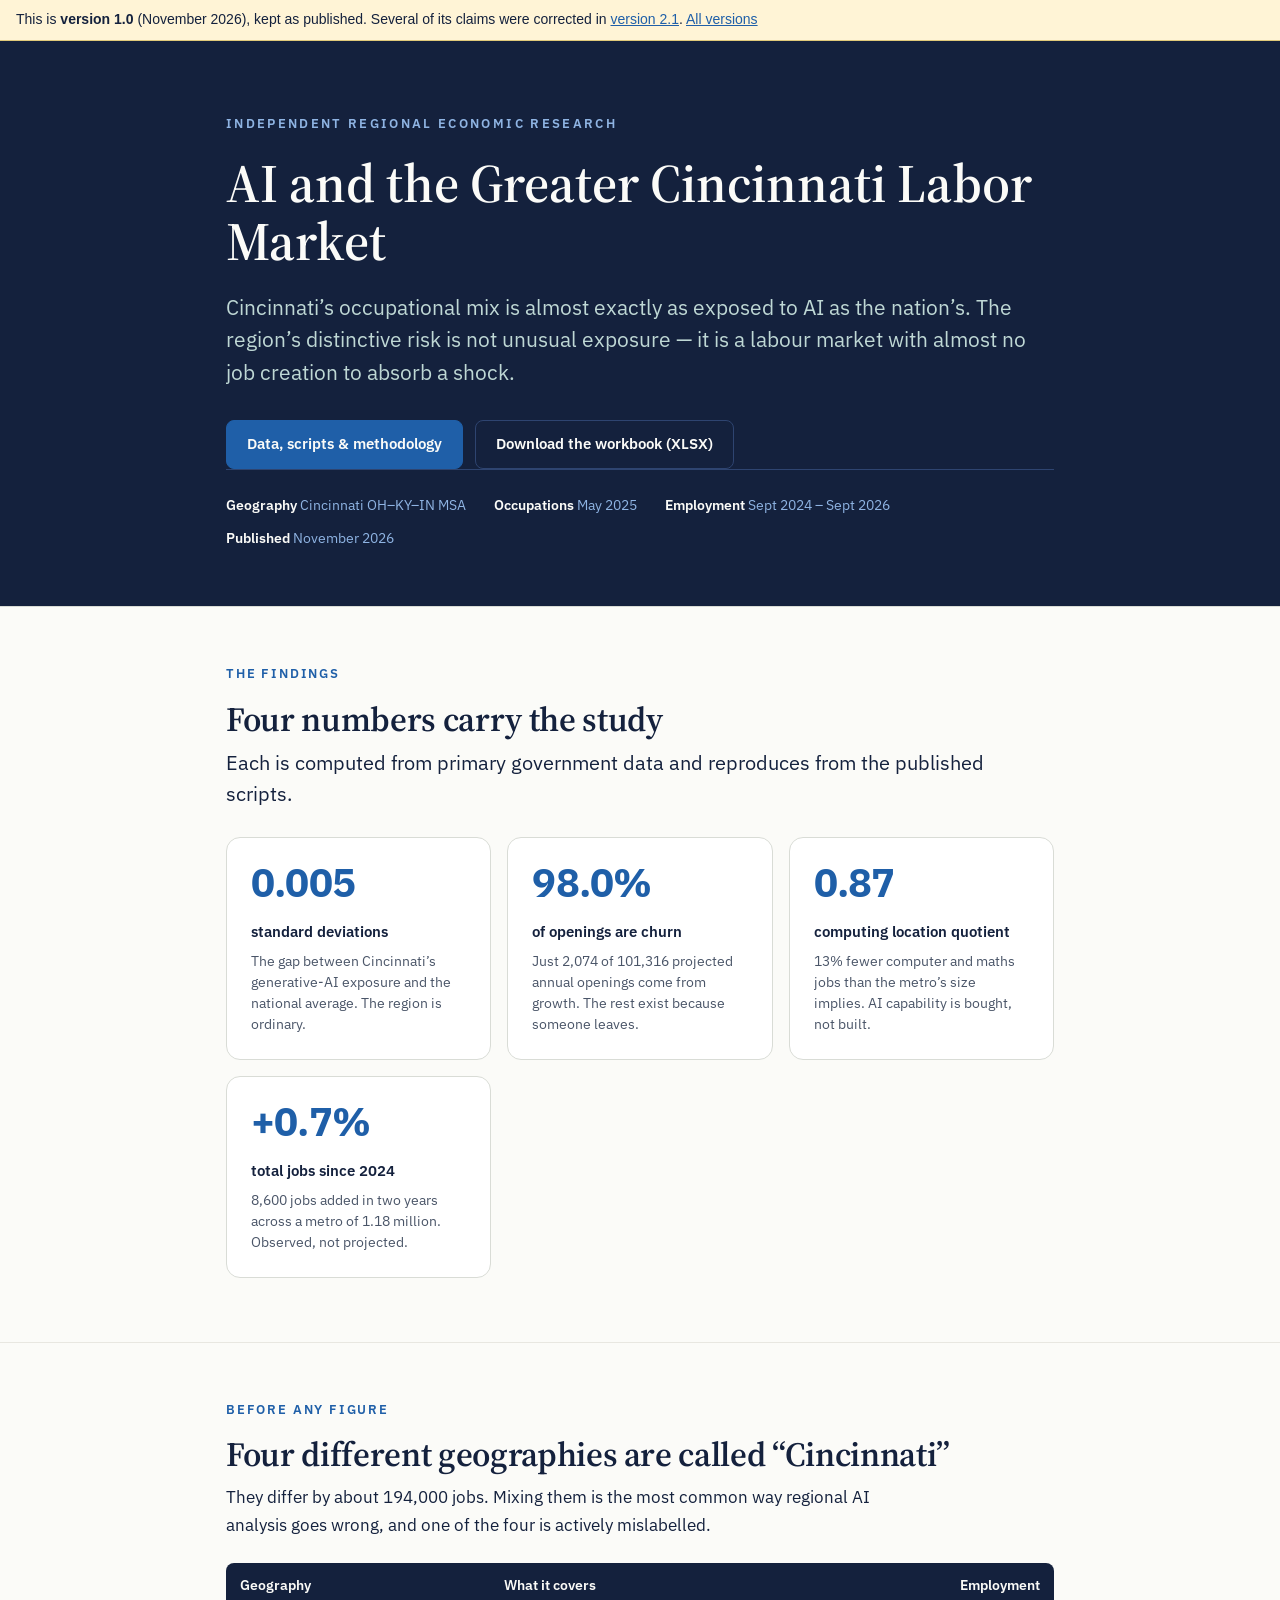
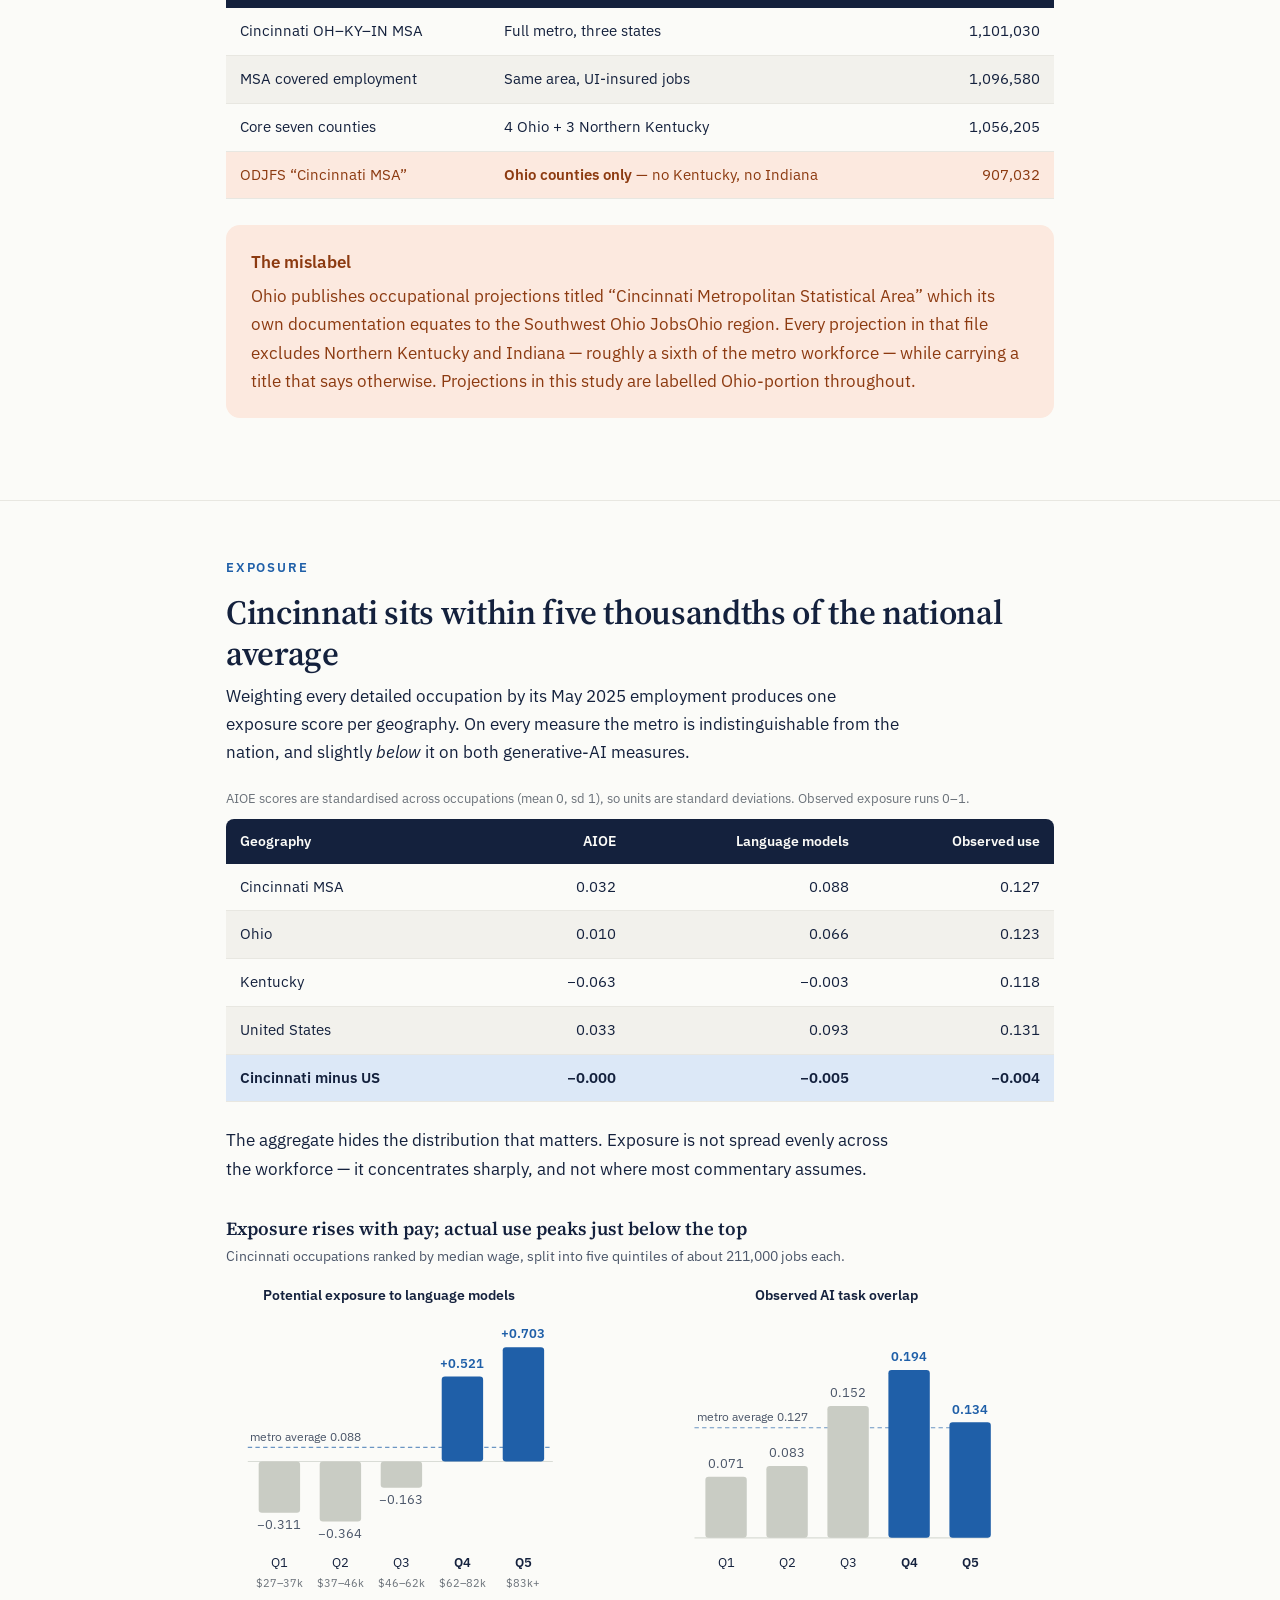
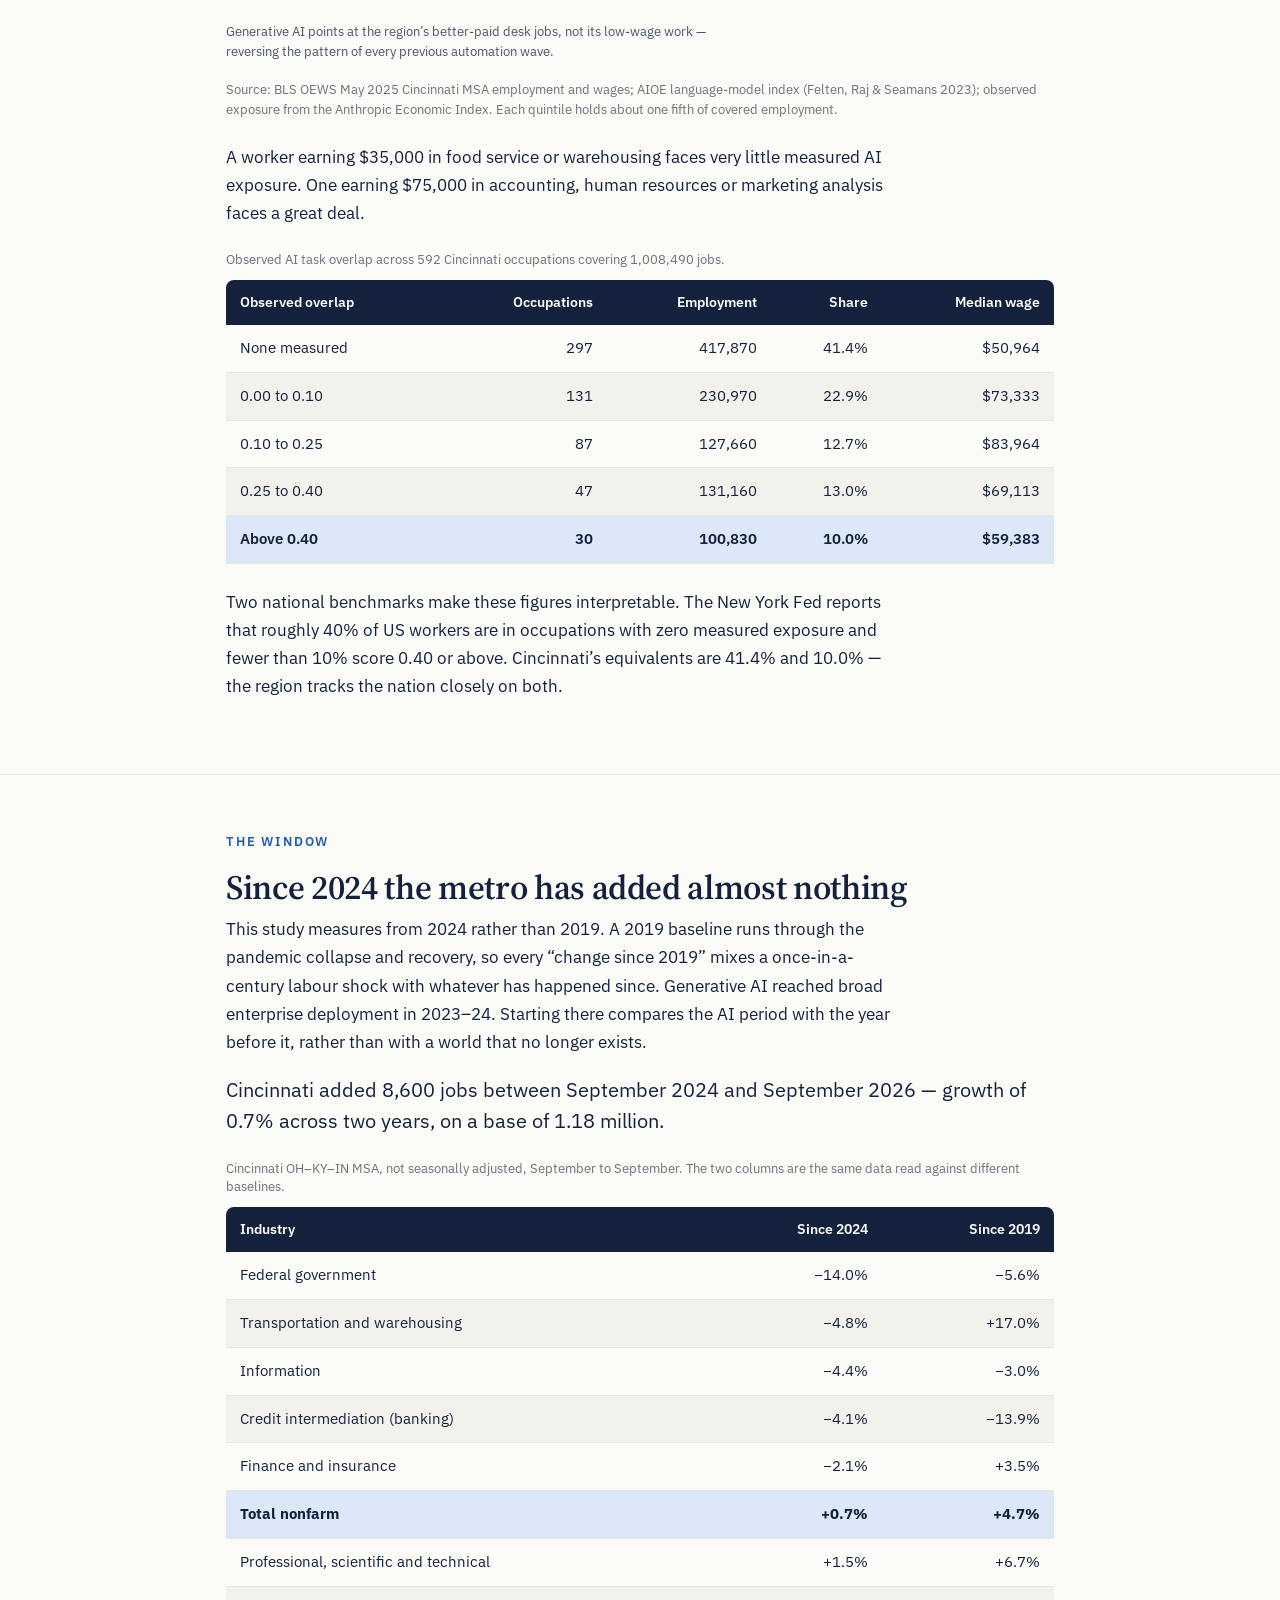
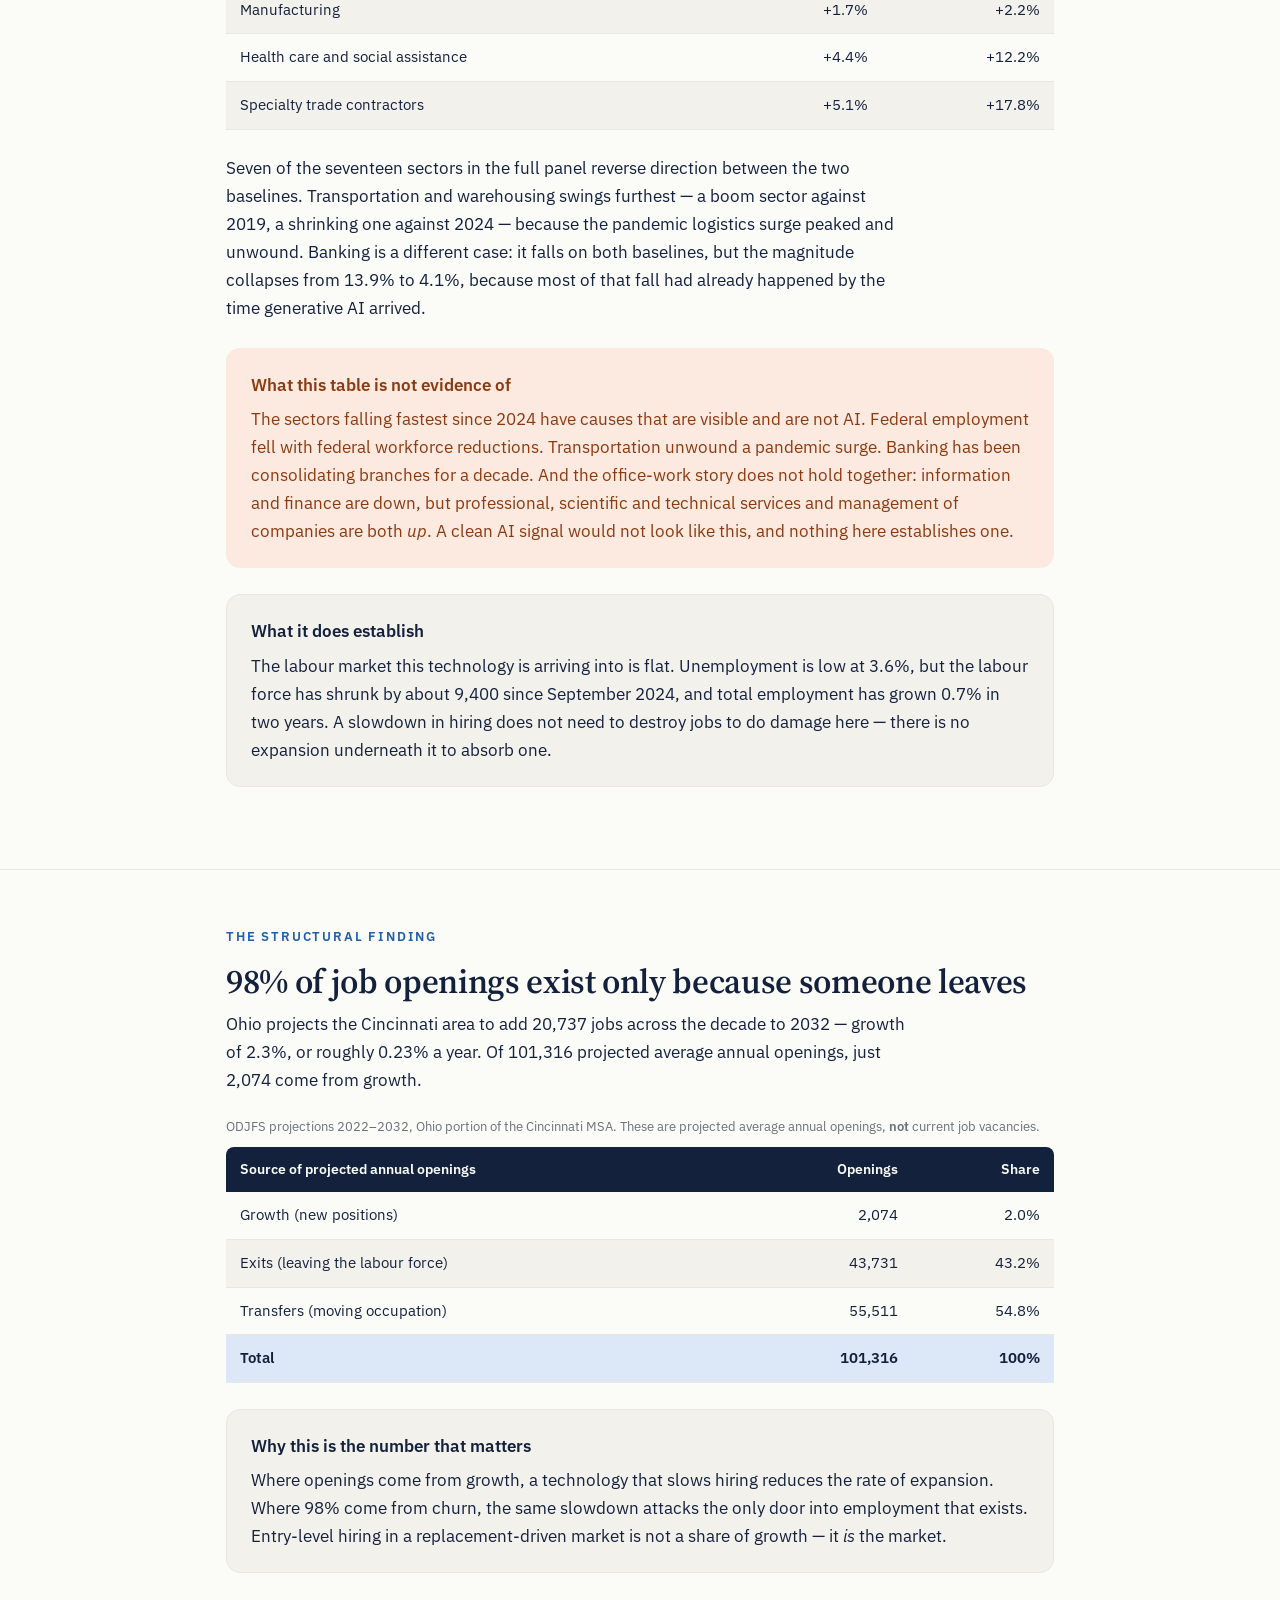
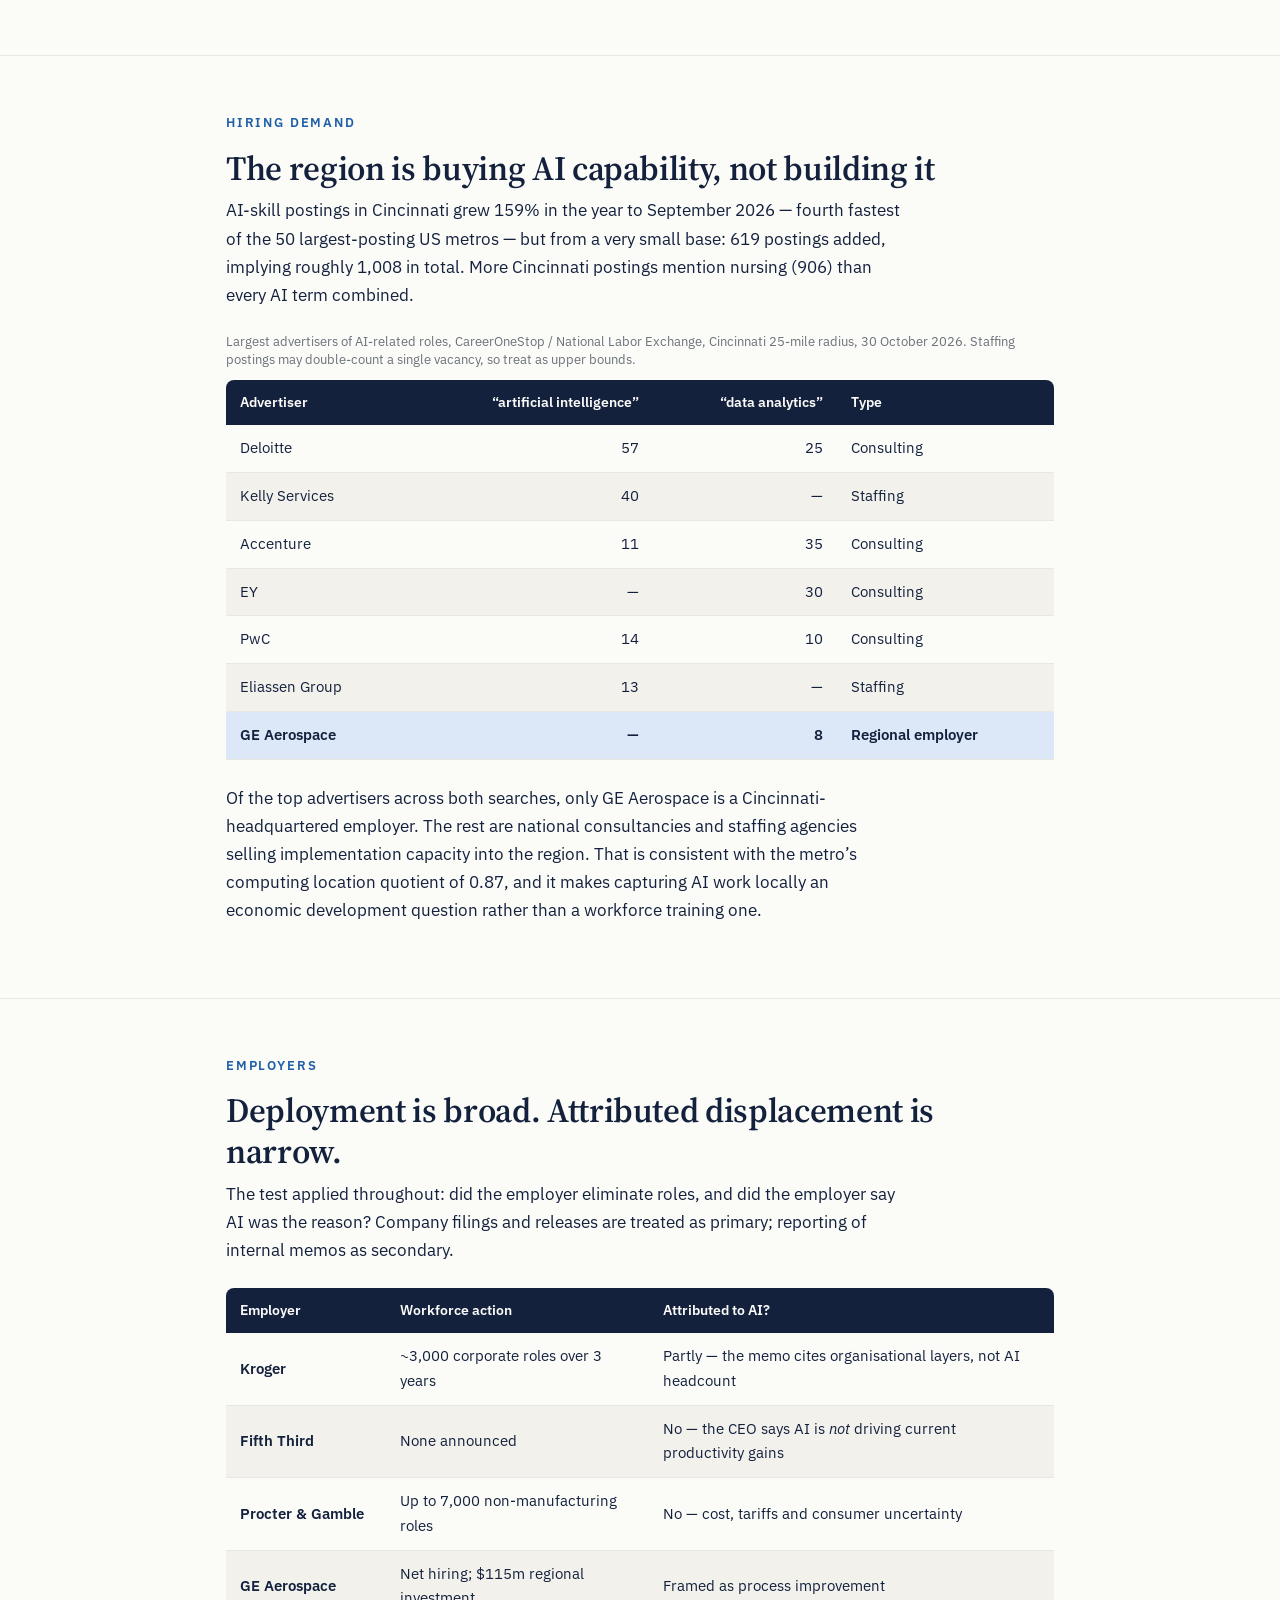
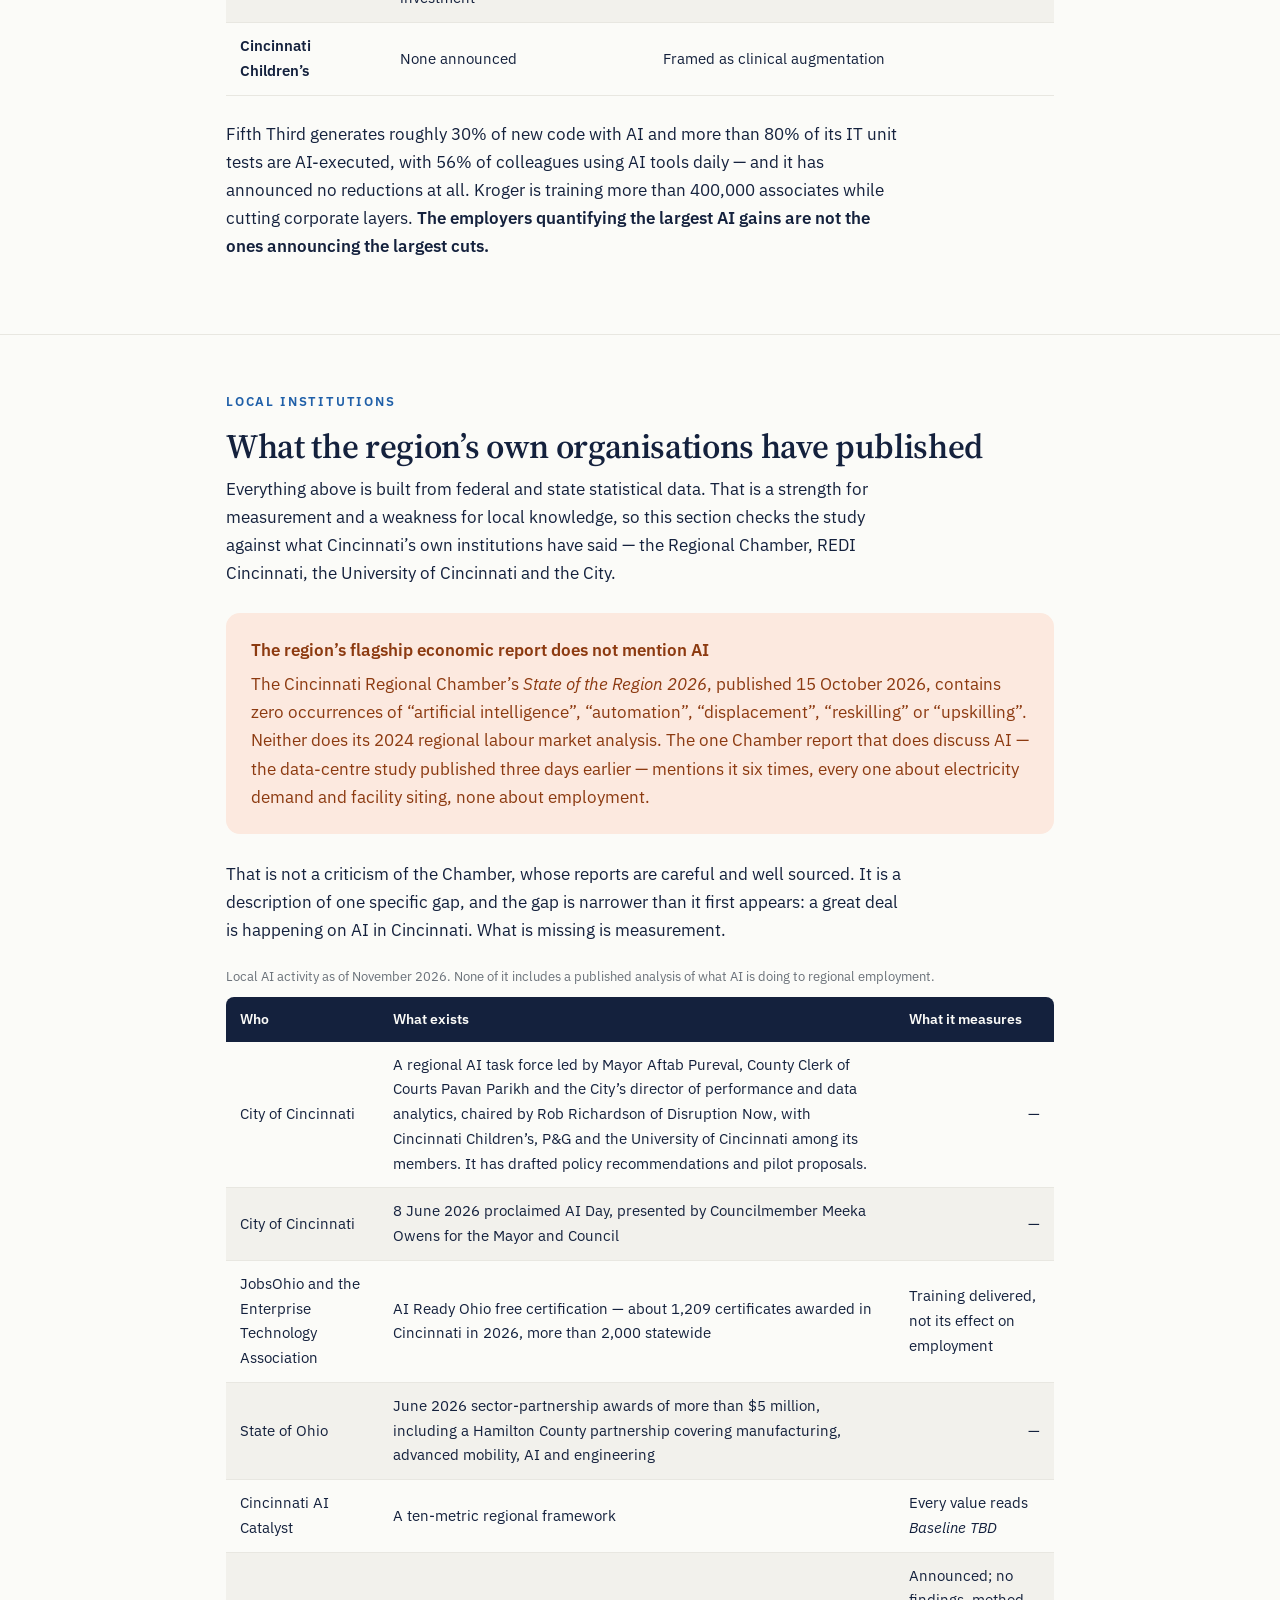
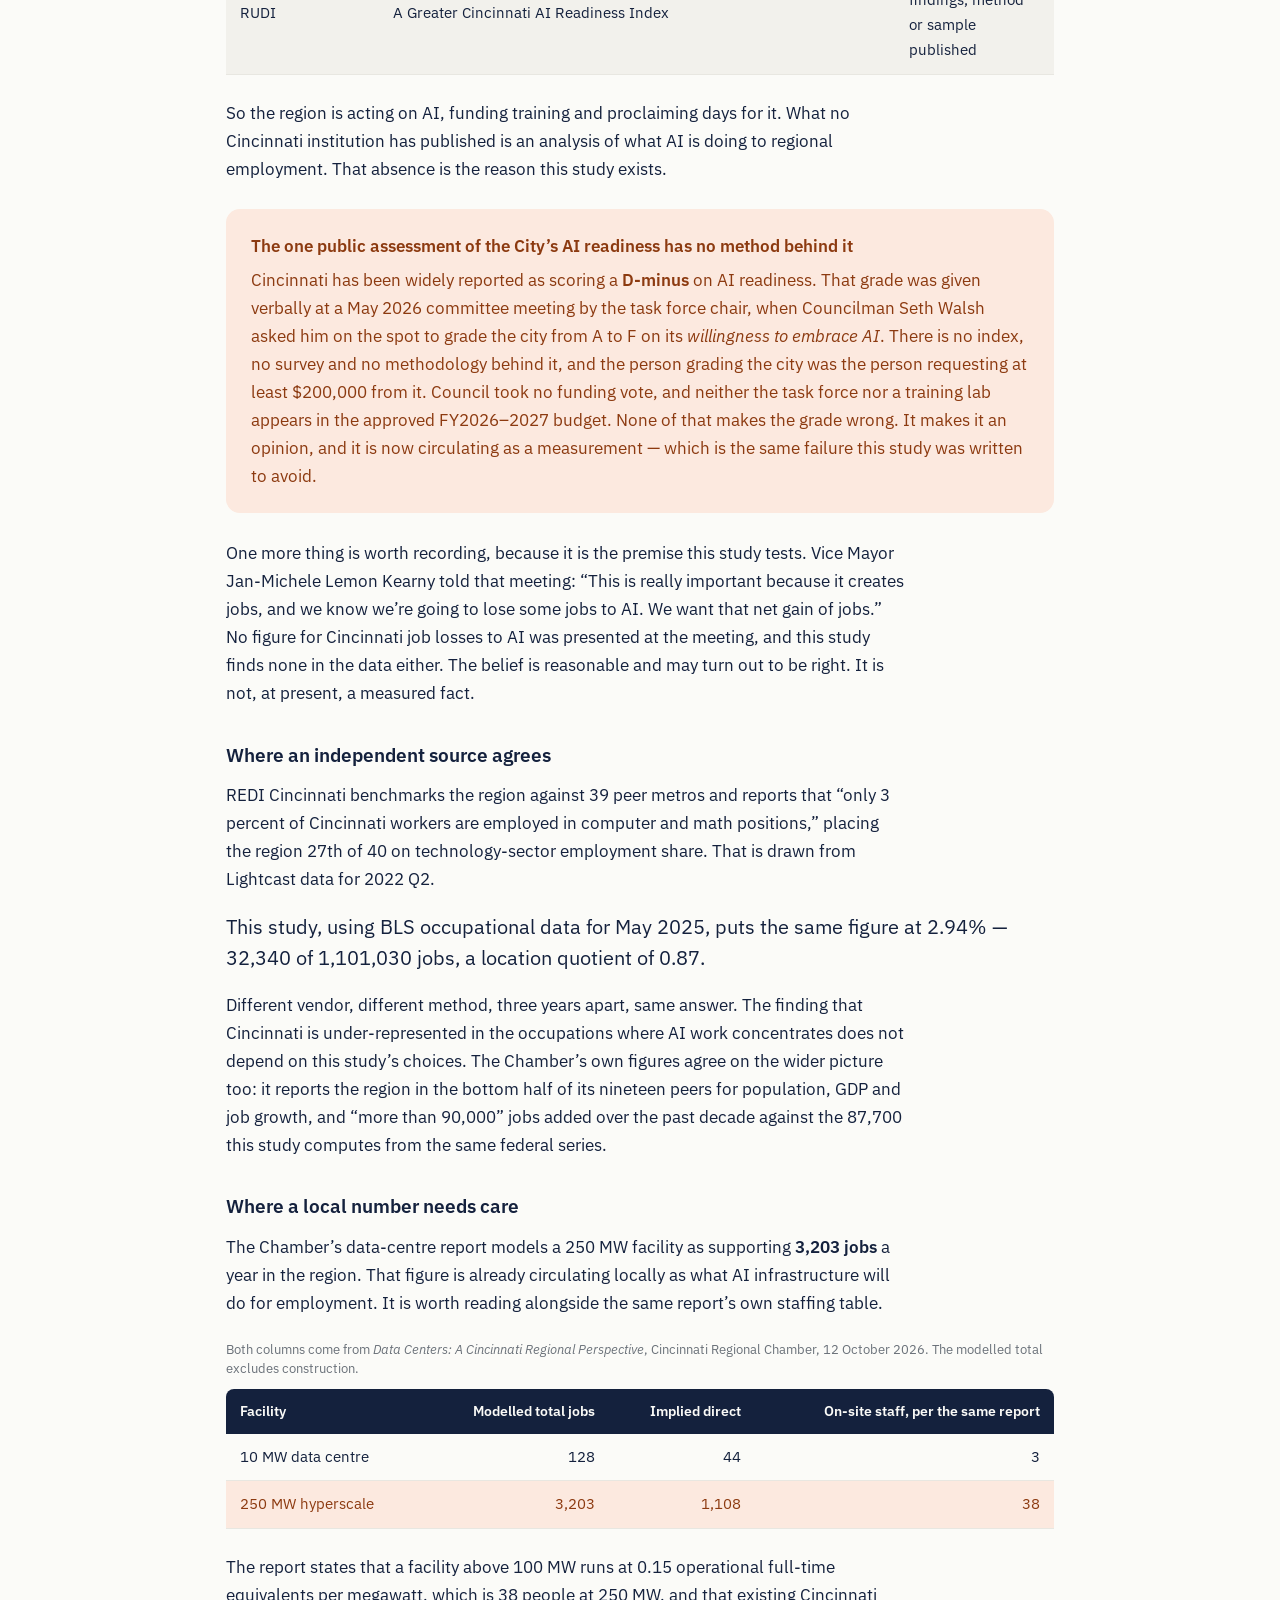
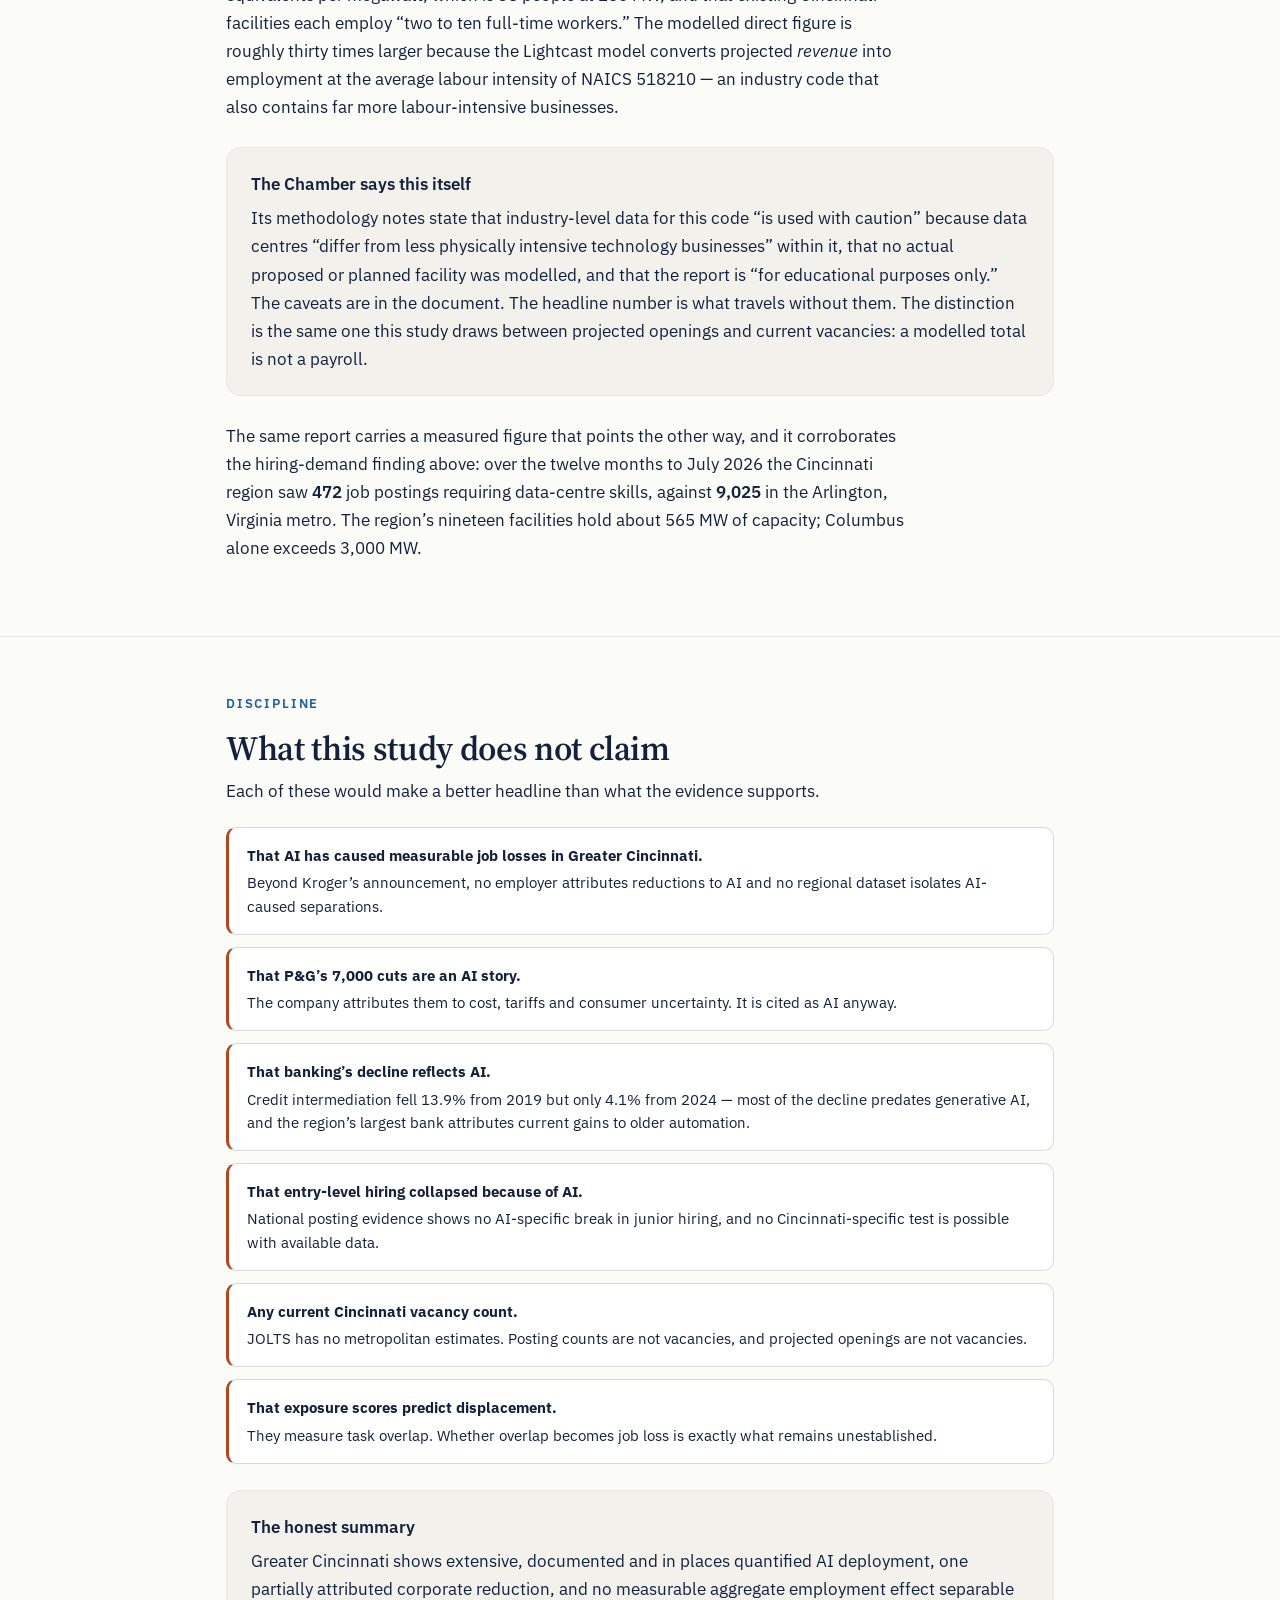
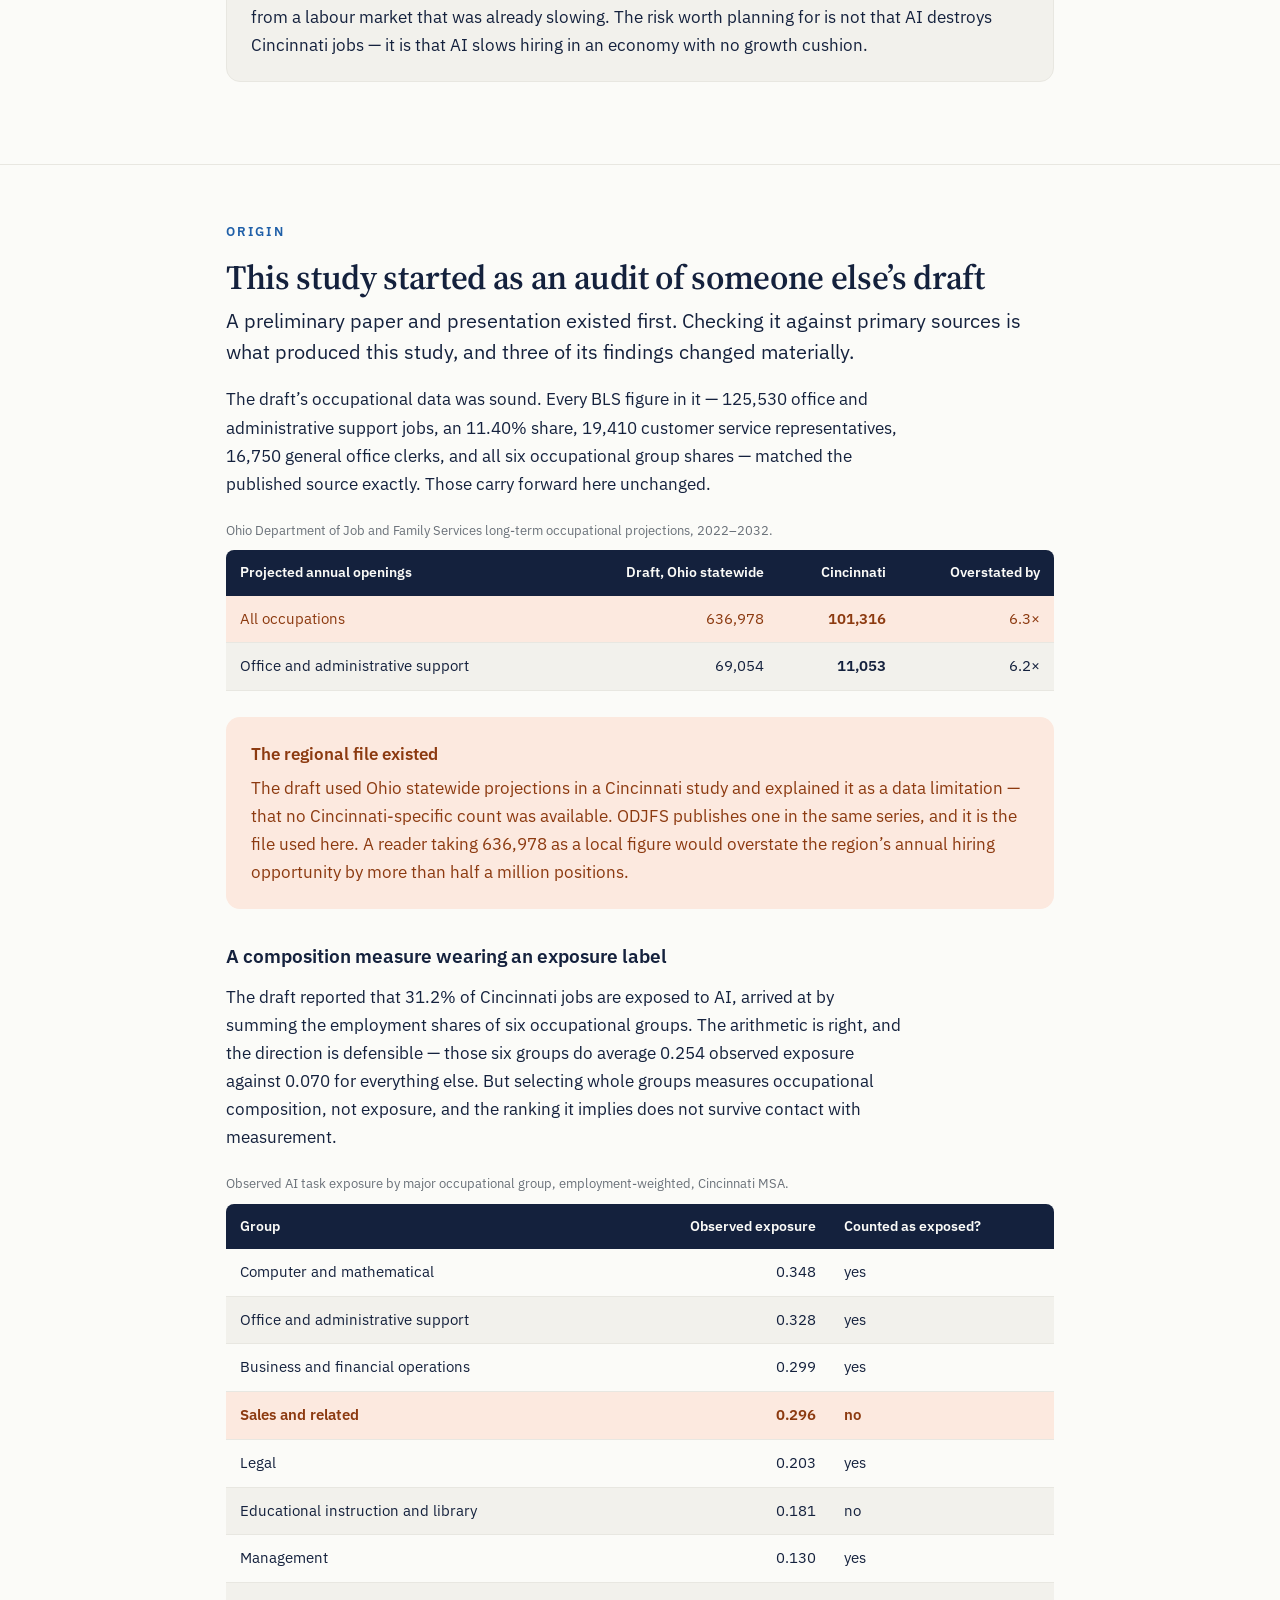
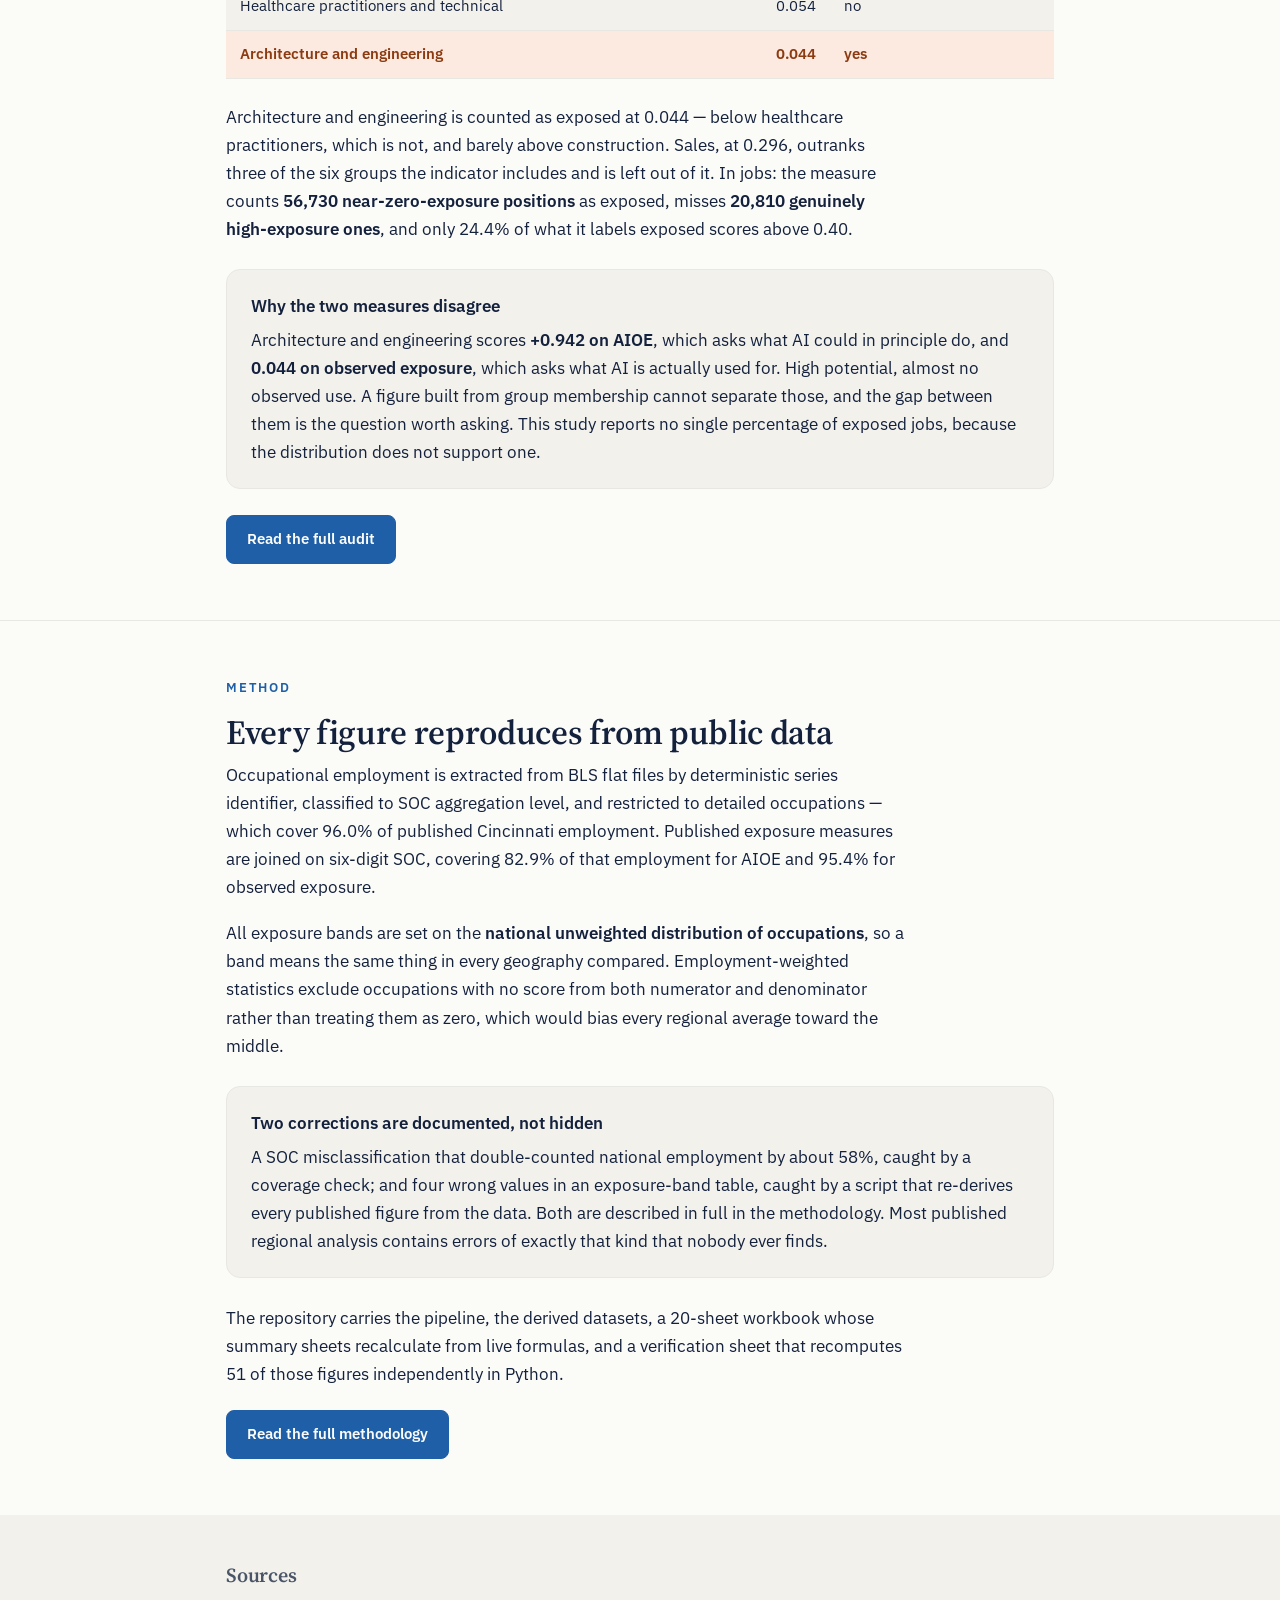
<file: docs/v1.0/index.html>
<!doctype html>
<html lang="en">
<head>
<meta charset="utf-8">
<meta name="viewport" content="width=device-width, initial-scale=1">
<title>AI and the Greater Cincinnati Labor Market</title>
<meta name="description" content="An independent study of how AI adoption is affecting employment, occupational demand and workforce requirements in the Cincinnati OH-KY-IN metropolitan area.">
<link rel="preconnect" href="https://fonts.googleapis.com">
<link rel="preconnect" href="https://fonts.gstatic.com" crossorigin>
<link rel="stylesheet" href="https://fonts.googleapis.com/css2?family=IBM+Plex+Sans:wght@400;500;600;700&family=Source+Serif+4:opsz,wght@8..60,400;8..60,600;8..60,700&display=swap">
<link rel="stylesheet" href="study.css">
</head>
<body><div style="background:#fff4d6;border-bottom:1px solid #e0c97a;padding:10px 16px;font:14px/1.4 sans-serif">This is <strong>version 1.0</strong> (November 2026), kept as published. Several of its claims were corrected in <a href="../index.html">version 2.1</a>. <a href="../archive.html">All versions</a></div>

<header class="masthead">
  <div class="wrap">
    <p class="eyebrow">Independent regional economic research</p>
    <h1>AI and the Greater Cincinnati Labor Market</h1>
    <p class="standfirst">Cincinnati&rsquo;s occupational mix is almost exactly as exposed to AI as the nation&rsquo;s. The region&rsquo;s distinctive risk is not unusual exposure &mdash; it is a labour market with almost no job creation to absorb a shock.</p>
    <div class="actions">
      <a class="btn btn-primary" href="https://github.com/ketibak-ai/cincinnati-ai-labor-market">Data, scripts &amp; methodology</a>
      <a class="btn" href="../Cincinnati_AI_Labor_Market_Dataset.xlsx">Download the workbook (XLSX)</a>
    </div>
    <div class="meta">
      <span><b>Geography</b> Cincinnati OH&ndash;KY&ndash;IN MSA</span>
      <span><b>Occupations</b> May 2025</span>
      <span><b>Employment</b> Sept 2024 &ndash; Sept 2026</span>
      <span><b>Published</b> November 2026</span>
    </div>
  </div>
</header>

<main>

<section>
  <div class="wrap">
    <p class="kicker">The findings</p>
    <h2>Four numbers carry the study</h2>
    <p class="lede">Each is computed from primary government data and reproduces from the published scripts.</p>

    <div class="stats">
      <div class="stat">
        <p class="n">0.005</p>
        <p class="l">standard deviations</p>
        <p class="d">The gap between Cincinnati&rsquo;s generative-AI exposure and the national average. The region is ordinary.</p>
      </div>
      <div class="stat">
        <p class="n">98.0%</p>
        <p class="l">of openings are churn</p>
        <p class="d">Just 2,074 of 101,316 projected annual openings come from growth. The rest exist because someone leaves.</p>
      </div>
      <div class="stat">
        <p class="n">0.87</p>
        <p class="l">computing location quotient</p>
        <p class="d">13% fewer computer and maths jobs than the metro&rsquo;s size implies. AI capability is bought, not built.</p>
      </div>
      <div class="stat">
        <p class="n">+0.7%</p>
        <p class="l">total jobs since 2024</p>
        <p class="d">8,600 jobs added in two years across a metro of 1.18 million. Observed, not projected.</p>
      </div>
    </div>
  </div>
</section>

<section>
  <div class="wrap">
    <p class="kicker">Before any figure</p>
    <h2>Four different geographies are called &ldquo;Cincinnati&rdquo;</h2>
    <p>They differ by about 194,000 jobs. Mixing them is the most common way regional AI analysis goes wrong, and one of the four is actively mislabelled.</p>

    <div class="scroll">
      <table>
        <thead><tr><th>Geography</th><th>What it covers</th><th class="num">Employment</th></tr></thead>
        <tbody>
          <tr><td>Cincinnati OH&ndash;KY&ndash;IN MSA</td><td>Full metro, three states</td><td class="num">1,101,030</td></tr>
          <tr><td>MSA covered employment</td><td>Same area, UI-insured jobs</td><td class="num">1,096,580</td></tr>
          <tr><td>Core seven counties</td><td>4 Ohio + 3 Northern Kentucky</td><td class="num">1,056,205</td></tr>
          <tr class="alert"><td>ODJFS &ldquo;Cincinnati MSA&rdquo;</td><td><strong>Ohio counties only</strong> &mdash; no Kentucky, no Indiana</td><td class="num">907,032</td></tr>
        </tbody>
      </table>
    </div>

    <div class="note warn">
      <p><span class="h">The mislabel</span>Ohio publishes occupational projections titled &ldquo;Cincinnati Metropolitan Statistical Area&rdquo; which its own documentation equates to the Southwest Ohio JobsOhio region. Every projection in that file excludes Northern Kentucky and Indiana &mdash; roughly a sixth of the metro workforce &mdash; while carrying a title that says otherwise. Projections in this study are labelled Ohio-portion throughout.</p>
    </div>
  </div>
</section>

<section>
  <div class="wrap">
    <p class="kicker">Exposure</p>
    <h2>Cincinnati sits within five thousandths of the national average</h2>
    <p>Weighting every detailed occupation by its May 2025 employment produces one exposure score per geography. On every measure the metro is indistinguishable from the nation, and slightly <em>below</em> it on both generative-AI measures.</p>

    <div class="scroll">
      <table>
        <caption>AIOE scores are standardised across occupations (mean 0, sd 1), so units are standard deviations. Observed exposure runs 0&ndash;1.</caption>
        <thead><tr><th>Geography</th><th class="num">AIOE</th><th class="num">Language models</th><th class="num">Observed use</th></tr></thead>
        <tbody>
          <tr><td>Cincinnati MSA</td><td class="num">0.032</td><td class="num">0.088</td><td class="num">0.127</td></tr>
          <tr><td>Ohio</td><td class="num">0.010</td><td class="num">0.066</td><td class="num">0.123</td></tr>
          <tr><td>Kentucky</td><td class="num">&minus;0.063</td><td class="num">&minus;0.003</td><td class="num">0.118</td></tr>
          <tr><td>United States</td><td class="num">0.033</td><td class="num">0.093</td><td class="num">0.131</td></tr>
          <tr class="hl"><td>Cincinnati minus US</td><td class="num">&minus;0.000</td><td class="num">&minus;0.005</td><td class="num">&minus;0.004</td></tr>
        </tbody>
      </table>
    </div>

    <p>The aggregate hides the distribution that matters. Exposure is not spread evenly across the workforce &mdash; it concentrates sharply, and not where most commentary assumes.</p>

    <figure>
      <svg viewBox="0 0 760 420" role="img" aria-label="Generative-AI exposure rises with pay while actual AI use peaks just below the top wage quintile">
        <text x="0" y="22" font-size="17" font-weight="600" fill="var(--ink)" font-family="'Source Serif 4',Georgia,serif">Exposure rises with pay; actual use peaks just below the top</text>
        <text x="0" y="46" font-size="13" fill="var(--ink-soft)">Cincinnati occupations ranked by median wage, split into five quintiles of about 211,000 jobs each.</text>

        <text x="150" y="82" font-size="13" font-weight="600" text-anchor="middle" fill="var(--ink)">Potential exposure to language models</text>
        <text x="560" y="82" font-size="13" font-weight="600" text-anchor="middle" fill="var(--ink)">Observed AI task overlap</text>

        <!-- left panel: zero line at y=230, scale 150px per 1.0 unit -->
        <line x1="20" y1="230" x2="300" y2="230" stroke="var(--line)" stroke-width="1"/>
        <line x1="20" y1="217" x2="300" y2="217" stroke="var(--accent)" stroke-width="1" stroke-dasharray="4 3" opacity=".65"/>
        <text x="22" y="211" font-size="11" fill="var(--ink-soft)">metro average 0.088</text>

        <rect x="30"  y="230" width="38" height="47" rx="3" fill="var(--bar-muted)"/>
        <text x="49"  y="292" font-size="12" text-anchor="middle" fill="var(--ink-soft)">&minus;0.311</text>
        <rect x="86"  y="230" width="38" height="55" rx="3" fill="var(--bar-muted)"/>
        <text x="105" y="300" font-size="12" text-anchor="middle" fill="var(--ink-soft)">&minus;0.364</text>
        <rect x="142" y="230" width="38" height="24" rx="3" fill="var(--bar-muted)"/>
        <text x="161" y="269" font-size="12" text-anchor="middle" fill="var(--ink-soft)">&minus;0.163</text>
        <rect x="198" y="152" width="38" height="78" rx="3" fill="var(--accent)"/>
        <text x="217" y="144" font-size="12" text-anchor="middle" font-weight="600" fill="var(--accent-ink)">+0.521</text>
        <rect x="254" y="125" width="38" height="105" rx="3" fill="var(--accent)"/>
        <text x="273" y="117" font-size="12" text-anchor="middle" font-weight="600" fill="var(--accent-ink)">+0.703</text>

        <text x="49"  y="327" font-size="12" text-anchor="middle" fill="var(--ink)">Q1</text>
        <text x="105" y="327" font-size="12" text-anchor="middle" fill="var(--ink)">Q2</text>
        <text x="161" y="327" font-size="12" text-anchor="middle" fill="var(--ink)">Q3</text>
        <text x="217" y="327" font-size="12" text-anchor="middle" font-weight="600" fill="var(--ink)">Q4</text>
        <text x="273" y="327" font-size="12" text-anchor="middle" font-weight="600" fill="var(--ink)">Q5</text>
        <text x="49"  y="345" font-size="10.5" text-anchor="middle" fill="var(--ink-faint)">$27&ndash;37k</text>
        <text x="105" y="345" font-size="10.5" text-anchor="middle" fill="var(--ink-faint)">$37&ndash;46k</text>
        <text x="161" y="345" font-size="10.5" text-anchor="middle" fill="var(--ink-faint)">$46&ndash;62k</text>
        <text x="217" y="345" font-size="10.5" text-anchor="middle" fill="var(--ink-faint)">$62&ndash;82k</text>
        <text x="273" y="345" font-size="10.5" text-anchor="middle" fill="var(--ink-faint)">$83k+</text>

        <!-- right panel: baseline y=300, scale 795px per 1.0 -->
        <line x1="430" y1="300" x2="700" y2="300" stroke="var(--line)" stroke-width="1"/>
        <line x1="430" y1="199" x2="700" y2="199" stroke="var(--accent)" stroke-width="1" stroke-dasharray="4 3" opacity=".65"/>
        <text x="432" y="193" font-size="11" fill="var(--ink-soft)">metro average 0.127</text>

        <rect x="440" y="244" width="38" height="56" rx="3" fill="var(--bar-muted)"/>
        <text x="459" y="236" font-size="12" text-anchor="middle" fill="var(--ink-soft)">0.071</text>
        <rect x="496" y="234" width="38" height="66" rx="3" fill="var(--bar-muted)"/>
        <text x="515" y="226" font-size="12" text-anchor="middle" fill="var(--ink-soft)">0.083</text>
        <rect x="552" y="179" width="38" height="121" rx="3" fill="var(--bar-muted)"/>
        <text x="571" y="171" font-size="12" text-anchor="middle" fill="var(--ink-soft)">0.152</text>
        <rect x="608" y="146" width="38" height="154" rx="3" fill="var(--accent)"/>
        <text x="627" y="138" font-size="12" text-anchor="middle" font-weight="600" fill="var(--accent-ink)">0.194</text>
        <rect x="664" y="194" width="38" height="106" rx="3" fill="var(--accent)"/>
        <text x="683" y="186" font-size="12" text-anchor="middle" font-weight="600" fill="var(--accent-ink)">0.134</text>

        <text x="459" y="327" font-size="12" text-anchor="middle" fill="var(--ink)">Q1</text>
        <text x="515" y="327" font-size="12" text-anchor="middle" fill="var(--ink)">Q2</text>
        <text x="571" y="327" font-size="12" text-anchor="middle" fill="var(--ink)">Q3</text>
        <text x="627" y="327" font-size="12" text-anchor="middle" font-weight="600" fill="var(--ink)">Q4</text>
        <text x="683" y="327" font-size="12" text-anchor="middle" font-weight="600" fill="var(--ink)">Q5</text>

        <text x="0" y="390" font-size="12" fill="var(--ink-soft)">Generative AI points at the region&rsquo;s better-paid desk jobs, not its low-wage work &mdash;</text>
        <text x="0" y="408" font-size="12" fill="var(--ink-soft)">reversing the pattern of every previous automation wave.</text>
      </svg>
      <figcaption>Source: BLS OEWS May 2025 Cincinnati MSA employment and wages; AIOE language-model index (Felten, Raj &amp; Seamans 2023); observed exposure from the Anthropic Economic Index. Each quintile holds about one fifth of covered employment.</figcaption>
    </figure>

    <p>A worker earning $35,000 in food service or warehousing faces very little measured AI exposure. One earning $75,000 in accounting, human resources or marketing analysis faces a great deal.</p>

    <div class="scroll">
      <table>
        <caption>Observed AI task overlap across 592 Cincinnati occupations covering 1,008,490 jobs.</caption>
        <thead><tr><th>Observed overlap</th><th class="num">Occupations</th><th class="num">Employment</th><th class="num">Share</th><th class="num">Median wage</th></tr></thead>
        <tbody>
          <tr><td>None measured</td><td class="num">297</td><td class="num">417,870</td><td class="num">41.4%</td><td class="num">$50,964</td></tr>
          <tr><td>0.00 to 0.10</td><td class="num">131</td><td class="num">230,970</td><td class="num">22.9%</td><td class="num">$73,333</td></tr>
          <tr><td>0.10 to 0.25</td><td class="num">87</td><td class="num">127,660</td><td class="num">12.7%</td><td class="num">$83,964</td></tr>
          <tr><td>0.25 to 0.40</td><td class="num">47</td><td class="num">131,160</td><td class="num">13.0%</td><td class="num">$69,113</td></tr>
          <tr class="hl"><td>Above 0.40</td><td class="num">30</td><td class="num">100,830</td><td class="num">10.0%</td><td class="num">$59,383</td></tr>
        </tbody>
      </table>
    </div>

    <p>Two national benchmarks make these figures interpretable. The New York Fed reports that roughly 40% of US workers are in occupations with zero measured exposure and fewer than 10% score 0.40 or above. Cincinnati&rsquo;s equivalents are 41.4% and 10.0% &mdash; the region tracks the nation closely on both.</p>
  </div>
</section>

<section>
  <div class="wrap">
    <p class="kicker">The window</p>
    <h2>Since 2024 the metro has added almost nothing</h2>
    <p>This study measures from 2024 rather than 2019. A 2019 baseline runs through the pandemic collapse and recovery, so every &ldquo;change since 2019&rdquo; mixes a once-in-a-century labour shock with whatever has happened since. Generative AI reached broad enterprise deployment in 2023&ndash;24. Starting there compares the AI period with the year before it, rather than with a world that no longer exists.</p>
    <p class="lede">Cincinnati added 8,600 jobs between September 2024 and September 2026 &mdash; growth of 0.7% across two years, on a base of 1.18 million.</p>

    <div class="scroll">
      <table>
        <caption>Cincinnati OH&ndash;KY&ndash;IN MSA, not seasonally adjusted, September to September. The two columns are the same data read against different baselines.</caption>
        <thead><tr><th>Industry</th><th class="num">Since 2024</th><th class="num">Since 2019</th></tr></thead>
        <tbody>
          <tr><td>Federal government</td><td class="num">&minus;14.0%</td><td class="num">&minus;5.6%</td></tr>
          <tr><td>Transportation and warehousing</td><td class="num">&minus;4.8%</td><td class="num">+17.0%</td></tr>
          <tr><td>Information</td><td class="num">&minus;4.4%</td><td class="num">&minus;3.0%</td></tr>
          <tr><td>Credit intermediation (banking)</td><td class="num">&minus;4.1%</td><td class="num">&minus;13.9%</td></tr>
          <tr><td>Finance and insurance</td><td class="num">&minus;2.1%</td><td class="num">+3.5%</td></tr>
          <tr class="hl"><td><b>Total nonfarm</b></td><td class="num"><b>+0.7%</b></td><td class="num"><b>+4.7%</b></td></tr>
          <tr><td>Professional, scientific and technical</td><td class="num">+1.5%</td><td class="num">+6.7%</td></tr>
          <tr><td>Manufacturing</td><td class="num">+1.7%</td><td class="num">+2.2%</td></tr>
          <tr><td>Health care and social assistance</td><td class="num">+4.4%</td><td class="num">+12.2%</td></tr>
          <tr><td>Specialty trade contractors</td><td class="num">+5.1%</td><td class="num">+17.8%</td></tr>
        </tbody>
      </table>
    </div>

    <p>Seven of the seventeen sectors in the full panel reverse direction between the two baselines. Transportation and warehousing swings furthest — a boom sector against 2019, a shrinking one against 2024 — because the pandemic logistics surge peaked and unwound. Banking is a different case: it falls on both baselines, but the magnitude collapses from 13.9% to 4.1%, because most of that fall had already happened by the time generative AI arrived.</p>

    <div class="note warn">
      <p><span class="h">What this table is not evidence of</span>The sectors falling fastest since 2024 have causes that are visible and are not AI. Federal employment fell with federal workforce reductions. Transportation unwound a pandemic surge. Banking has been consolidating branches for a decade. And the office-work story does not hold together: information and finance are down, but professional, scientific and technical services and management of companies are both <em>up</em>. A clean AI signal would not look like this, and nothing here establishes one.</p>
    </div>

    <div class="note">
      <p><span class="h">What it does establish</span>The labour market this technology is arriving into is flat. Unemployment is low at 3.6%, but the labour force has shrunk by about 9,400 since September 2024, and total employment has grown 0.7% in two years. A slowdown in hiring does not need to destroy jobs to do damage here &mdash; there is no expansion underneath it to absorb one.</p>
    </div>
  </div>
</section>

<section>
  <div class="wrap">
    <p class="kicker">The structural finding</p>
    <h2>98% of job openings exist only because someone leaves</h2>
    <p>Ohio projects the Cincinnati area to add 20,737 jobs across the decade to 2032 &mdash; growth of 2.3%, or roughly 0.23% a year. Of 101,316 projected average annual openings, just 2,074 come from growth.</p>

    <div class="scroll">
      <table>
        <caption>ODJFS projections 2022&ndash;2032, Ohio portion of the Cincinnati MSA. These are projected average annual openings, <strong>not</strong> current job vacancies.</caption>
        <thead><tr><th>Source of projected annual openings</th><th class="num">Openings</th><th class="num">Share</th></tr></thead>
        <tbody>
          <tr><td>Growth (new positions)</td><td class="num">2,074</td><td class="num">2.0%</td></tr>
          <tr><td>Exits (leaving the labour force)</td><td class="num">43,731</td><td class="num">43.2%</td></tr>
          <tr><td>Transfers (moving occupation)</td><td class="num">55,511</td><td class="num">54.8%</td></tr>
          <tr class="hl"><td>Total</td><td class="num">101,316</td><td class="num">100%</td></tr>
        </tbody>
      </table>
    </div>

    <div class="note">
      <p><span class="h">Why this is the number that matters</span>Where openings come from growth, a technology that slows hiring reduces the rate of expansion. Where 98% come from churn, the same slowdown attacks the only door into employment that exists. Entry-level hiring in a replacement-driven market is not a share of growth &mdash; it <em>is</em> the market.</p>
    </div>
  </div>
</section>

<section>
  <div class="wrap">
    <p class="kicker">Hiring demand</p>
    <h2>The region is buying AI capability, not building it</h2>
    <p>AI-skill postings in Cincinnati grew 159% in the year to September 2026 &mdash; fourth fastest of the 50 largest-posting US metros &mdash; but from a very small base: 619 postings added, implying roughly 1,008 in total. More Cincinnati postings mention nursing (906) than every AI term combined.</p>

    <div class="scroll">
      <table>
        <caption>Largest advertisers of AI-related roles, CareerOneStop / National Labor Exchange, Cincinnati 25-mile radius, 30 October 2026. Staffing postings may double-count a single vacancy, so treat as upper bounds.</caption>
        <thead><tr><th>Advertiser</th><th class="num">&ldquo;artificial intelligence&rdquo;</th><th class="num">&ldquo;data analytics&rdquo;</th><th>Type</th></tr></thead>
        <tbody>
          <tr><td>Deloitte</td><td class="num">57</td><td class="num">25</td><td>Consulting</td></tr>
          <tr><td>Kelly Services</td><td class="num">40</td><td class="num">&mdash;</td><td>Staffing</td></tr>
          <tr><td>Accenture</td><td class="num">11</td><td class="num">35</td><td>Consulting</td></tr>
          <tr><td>EY</td><td class="num">&mdash;</td><td class="num">30</td><td>Consulting</td></tr>
          <tr><td>PwC</td><td class="num">14</td><td class="num">10</td><td>Consulting</td></tr>
          <tr><td>Eliassen Group</td><td class="num">13</td><td class="num">&mdash;</td><td>Staffing</td></tr>
          <tr class="hl"><td>GE Aerospace</td><td class="num">&mdash;</td><td class="num">8</td><td>Regional employer</td></tr>
        </tbody>
      </table>
    </div>

    <p>Of the top advertisers across both searches, only GE Aerospace is a Cincinnati-headquartered employer. The rest are national consultancies and staffing agencies selling implementation capacity into the region. That is consistent with the metro&rsquo;s computing location quotient of 0.87, and it makes capturing AI work locally an economic development question rather than a workforce training one.</p>
  </div>
</section>

<section>
  <div class="wrap">
    <p class="kicker">Employers</p>
    <h2>Deployment is broad. Attributed displacement is narrow.</h2>
    <p>The test applied throughout: did the employer eliminate roles, and did the employer say AI was the reason? Company filings and releases are treated as primary; reporting of internal memos as secondary.</p>

    <div class="scroll">
      <table>
        <thead><tr><th>Employer</th><th>Workforce action</th><th>Attributed to AI?</th></tr></thead>
        <tbody>
          <tr><td><strong>Kroger</strong></td><td>~3,000 corporate roles over 3 years</td><td>Partly &mdash; the memo cites organisational layers, not AI headcount</td></tr>
          <tr><td><strong>Fifth Third</strong></td><td>None announced</td><td>No &mdash; the CEO says AI is <em>not</em> driving current productivity gains</td></tr>
          <tr><td><strong>Procter &amp; Gamble</strong></td><td>Up to 7,000 non-manufacturing roles</td><td>No &mdash; cost, tariffs and consumer uncertainty</td></tr>
          <tr><td><strong>GE Aerospace</strong></td><td>Net hiring; $115m regional investment</td><td>Framed as process improvement</td></tr>
          <tr><td><strong>Cincinnati Children&rsquo;s</strong></td><td>None announced</td><td>Framed as clinical augmentation</td></tr>
        </tbody>
      </table>
    </div>

    <p>Fifth Third generates roughly 30% of new code with AI and more than 80% of its IT unit tests are AI-executed, with 56% of colleagues using AI tools daily &mdash; and it has announced no reductions at all. Kroger is training more than 400,000 associates while cutting corporate layers. <strong>The employers quantifying the largest AI gains are not the ones announcing the largest cuts.</strong></p>
  </div>
</section>

<section>
  <div class="wrap">
    <p class="kicker">Local institutions</p>
    <h2>What the region&rsquo;s own organisations have published</h2>
    <p>Everything above is built from federal and state statistical data. That is a strength for measurement and a weakness for local knowledge, so this section checks the study against what Cincinnati&rsquo;s own institutions have said &mdash; the Regional Chamber, REDI Cincinnati, the University of Cincinnati and the City.</p>

    <div class="note warn">
      <p><span class="h">The region&rsquo;s flagship economic report does not mention AI</span>The Cincinnati Regional Chamber&rsquo;s <em>State of the Region 2026</em>, published 15 October 2026, contains zero occurrences of &ldquo;artificial intelligence&rdquo;, &ldquo;automation&rdquo;, &ldquo;displacement&rdquo;, &ldquo;reskilling&rdquo; or &ldquo;upskilling&rdquo;. Neither does its 2024 regional labour market analysis. The one Chamber report that does discuss AI &mdash; the data-centre study published three days earlier &mdash; mentions it six times, every one about electricity demand and facility siting, none about employment.</p>
    </div>

    <p>That is not a criticism of the Chamber, whose reports are careful and well sourced. It is a description of one specific gap, and the gap is narrower than it first appears: a great deal is happening on AI in Cincinnati. What is missing is measurement.</p>

    <div class="scroll">
      <table>
        <caption>Local AI activity as of November 2026. None of it includes a published analysis of what AI is doing to regional employment.</caption>
        <thead><tr><th>Who</th><th>What exists</th><th>What it measures</th></tr></thead>
        <tbody>
          <tr><td>City of Cincinnati</td><td>A regional AI task force led by Mayor Aftab Pureval, County Clerk of Courts Pavan Parikh and the City&rsquo;s director of performance and data analytics, chaired by Rob Richardson of Disruption Now, with Cincinnati Children&rsquo;s, P&amp;G and the University of Cincinnati among its members. It has drafted policy recommendations and pilot proposals.</td><td class="num">&mdash;</td></tr>
          <tr><td>City of Cincinnati</td><td>8 June 2026 proclaimed AI Day, presented by Councilmember Meeka Owens for the Mayor and Council</td><td class="num">&mdash;</td></tr>
          <tr><td>JobsOhio and the Enterprise Technology Association</td><td>AI Ready Ohio free certification &mdash; about 1,209 certificates awarded in Cincinnati in 2026, more than 2,000 statewide</td><td>Training delivered, not its effect on employment</td></tr>
          <tr><td>State of Ohio</td><td>June 2026 sector-partnership awards of more than $5 million, including a Hamilton County partnership covering manufacturing, advanced mobility, AI and engineering</td><td class="num">&mdash;</td></tr>
          <tr><td>Cincinnati AI Catalyst</td><td>A ten-metric regional framework</td><td>Every value reads <em>Baseline TBD</em></td></tr>
          <tr><td>RUDI</td><td>A Greater Cincinnati AI Readiness Index</td><td>Announced; no findings, method or sample published</td></tr>
        </tbody>
      </table>
    </div>

    <p>So the region is acting on AI, funding training and proclaiming days for it. What no Cincinnati institution has published is an analysis of what AI is doing to regional employment. That absence is the reason this study exists.</p>

    <div class="note warn">
      <p><span class="h">The one public assessment of the City&rsquo;s AI readiness has no method behind it</span>Cincinnati has been widely reported as scoring a <strong>D-minus</strong> on AI readiness. That grade was given verbally at a May 2026 committee meeting by the task force chair, when Councilman Seth Walsh asked him on the spot to grade the city from A to F on its <em>willingness to embrace AI</em>. There is no index, no survey and no methodology behind it, and the person grading the city was the person requesting at least $200,000 from it. Council took no funding vote, and neither the task force nor a training lab appears in the approved FY2026&ndash;2027 budget. None of that makes the grade wrong. It makes it an opinion, and it is now circulating as a measurement &mdash; which is the same failure this study was written to avoid.</p>
    </div>

    <p>One more thing is worth recording, because it is the premise this study tests. Vice Mayor Jan-Michele Lemon Kearny told that meeting: &ldquo;This is really important because it creates jobs, and we know we&rsquo;re going to lose some jobs to AI. We want that net gain of jobs.&rdquo; No figure for Cincinnati job losses to AI was presented at the meeting, and this study finds none in the data either. The belief is reasonable and may turn out to be right. It is not, at present, a measured fact.</p>

    <h3>Where an independent source agrees</h3>
    <p>REDI Cincinnati benchmarks the region against 39 peer metros and reports that &ldquo;only 3 percent of Cincinnati workers are employed in computer and math positions,&rdquo; placing the region 27th of 40 on technology-sector employment share. That is drawn from Lightcast data for 2022 Q2.</p>
    <p class="lede">This study, using BLS occupational data for May 2025, puts the same figure at 2.94% &mdash; 32,340 of 1,101,030 jobs, a location quotient of 0.87.</p>
    <p>Different vendor, different method, three years apart, same answer. The finding that Cincinnati is under-represented in the occupations where AI work concentrates does not depend on this study&rsquo;s choices. The Chamber&rsquo;s own figures agree on the wider picture too: it reports the region in the bottom half of its nineteen peers for population, GDP and job growth, and &ldquo;more than 90,000&rdquo; jobs added over the past decade against the 87,700 this study computes from the same federal series.</p>

    <h3>Where a local number needs care</h3>
    <p>The Chamber&rsquo;s data-centre report models a 250 MW facility as supporting <strong>3,203 jobs</strong> a year in the region. That figure is already circulating locally as what AI infrastructure will do for employment. It is worth reading alongside the same report&rsquo;s own staffing table.</p>

    <div class="scroll">
      <table>
        <caption>Both columns come from <em>Data Centers: A Cincinnati Regional Perspective</em>, Cincinnati Regional Chamber, 12 October 2026. The modelled total excludes construction.</caption>
        <thead><tr><th>Facility</th><th class="num">Modelled total jobs</th><th class="num">Implied direct</th><th class="num">On-site staff, per the same report</th></tr></thead>
        <tbody>
          <tr><td>10 MW data centre</td><td class="num">128</td><td class="num">44</td><td class="num">3</td></tr>
          <tr class="alert"><td>250 MW hyperscale</td><td class="num">3,203</td><td class="num">1,108</td><td class="num">38</td></tr>
        </tbody>
      </table>
    </div>

    <p>The report states that a facility above 100 MW runs at 0.15 operational full-time equivalents per megawatt, which is 38 people at 250 MW, and that existing Cincinnati facilities each employ &ldquo;two to ten full-time workers.&rdquo; The modelled direct figure is roughly thirty times larger because the Lightcast model converts projected <em>revenue</em> into employment at the average labour intensity of NAICS 518210 &mdash; an industry code that also contains far more labour-intensive businesses.</p>

    <div class="note">
      <p><span class="h">The Chamber says this itself</span>Its methodology notes state that industry-level data for this code &ldquo;is used with caution&rdquo; because data centres &ldquo;differ from less physically intensive technology businesses&rdquo; within it, that no actual proposed or planned facility was modelled, and that the report is &ldquo;for educational purposes only.&rdquo; The caveats are in the document. The headline number is what travels without them. The distinction is the same one this study draws between projected openings and current vacancies: a modelled total is not a payroll.</p>
    </div>

    <p>The same report carries a measured figure that points the other way, and it corroborates the hiring-demand finding above: over the twelve months to July 2026 the Cincinnati region saw <strong>472</strong> job postings requiring data-centre skills, against <strong>9,025</strong> in the Arlington, Virginia metro. The region&rsquo;s nineteen facilities hold about 565 MW of capacity; Columbus alone exceeds 3,000 MW.</p>
  </div>
</section>

<section>
  <div class="wrap">
    <p class="kicker">Discipline</p>
    <h2>What this study does not claim</h2>
    <p>Each of these would make a better headline than what the evidence supports.</p>

    <ul class="claims">
      <li><b>That AI has caused measurable job losses in Greater Cincinnati.</b> Beyond Kroger&rsquo;s announcement, no employer attributes reductions to AI and no regional dataset isolates AI-caused separations.</li>
      <li><b>That P&amp;G&rsquo;s 7,000 cuts are an AI story.</b> The company attributes them to cost, tariffs and consumer uncertainty. It is cited as AI anyway.</li>
      <li><b>That banking&rsquo;s decline reflects AI.</b> Credit intermediation fell 13.9% from 2019 but only 4.1% from 2024 &mdash; most of the decline predates generative AI, and the region&rsquo;s largest bank attributes current gains to older automation.</li>
      <li><b>That entry-level hiring collapsed because of AI.</b> National posting evidence shows no AI-specific break in junior hiring, and no Cincinnati-specific test is possible with available data.</li>
      <li><b>Any current Cincinnati vacancy count.</b> JOLTS has no metropolitan estimates. Posting counts are not vacancies, and projected openings are not vacancies.</li>
      <li><b>That exposure scores predict displacement.</b> They measure task overlap. Whether overlap becomes job loss is exactly what remains unestablished.</li>
    </ul>

    <div class="note">
      <p><span class="h">The honest summary</span>Greater Cincinnati shows extensive, documented and in places quantified AI deployment, one partially attributed corporate reduction, and no measurable aggregate employment effect separable from a labour market that was already slowing. The risk worth planning for is not that AI destroys Cincinnati jobs &mdash; it is that AI slows hiring in an economy with no growth cushion.</p>
    </div>
  </div>
</section>

<section>
  <div class="wrap">
    <p class="kicker">Origin</p>
    <h2>This study started as an audit of someone else&rsquo;s draft</h2>
    <p class="lede">A preliminary paper and presentation existed first. Checking it against primary sources is what produced this study, and three of its findings changed materially.</p>

    <p>The draft&rsquo;s occupational data was sound. Every BLS figure in it &mdash; 125,530 office and administrative support jobs, an 11.40% share, 19,410 customer service representatives, 16,750 general office clerks, and all six occupational group shares &mdash; matched the published source exactly. Those carry forward here unchanged.</p>

    <div class="scroll">
      <table>
        <caption>Ohio Department of Job and Family Services long-term occupational projections, 2022&ndash;2032.</caption>
        <thead><tr><th>Projected annual openings</th><th class="num">Draft, Ohio statewide</th><th class="num">Cincinnati</th><th class="num">Overstated by</th></tr></thead>
        <tbody>
          <tr class="alert"><td>All occupations</td><td class="num">636,978</td><td class="num"><strong>101,316</strong></td><td class="num">6.3&times;</td></tr>
          <tr><td>Office and administrative support</td><td class="num">69,054</td><td class="num"><strong>11,053</strong></td><td class="num">6.2&times;</td></tr>
        </tbody>
      </table>
    </div>

    <div class="note warn">
      <p><span class="h">The regional file existed</span>The draft used Ohio statewide projections in a Cincinnati study and explained it as a data limitation &mdash; that no Cincinnati-specific count was available. ODJFS publishes one in the same series, and it is the file used here. A reader taking 636,978 as a local figure would overstate the region&rsquo;s annual hiring opportunity by more than half a million positions.</p>
    </div>

    <h3>A composition measure wearing an exposure label</h3>
    <p>The draft reported that 31.2% of Cincinnati jobs are exposed to AI, arrived at by summing the employment shares of six occupational groups. The arithmetic is right, and the direction is defensible &mdash; those six groups do average 0.254 observed exposure against 0.070 for everything else. But selecting whole groups measures occupational composition, not exposure, and the ranking it implies does not survive contact with measurement.</p>

    <div class="scroll">
      <table>
        <caption>Observed AI task exposure by major occupational group, employment-weighted, Cincinnati MSA.</caption>
        <thead><tr><th>Group</th><th class="num">Observed exposure</th><th>Counted as exposed?</th></tr></thead>
        <tbody>
          <tr><td>Computer and mathematical</td><td class="num">0.348</td><td>yes</td></tr>
          <tr><td>Office and administrative support</td><td class="num">0.328</td><td>yes</td></tr>
          <tr><td>Business and financial operations</td><td class="num">0.299</td><td>yes</td></tr>
          <tr class="alert"><td><strong>Sales and related</strong></td><td class="num"><strong>0.296</strong></td><td><strong>no</strong></td></tr>
          <tr><td>Legal</td><td class="num">0.203</td><td>yes</td></tr>
          <tr><td>Educational instruction and library</td><td class="num">0.181</td><td>no</td></tr>
          <tr><td>Management</td><td class="num">0.130</td><td>yes</td></tr>
          <tr><td>Healthcare practitioners and technical</td><td class="num">0.054</td><td>no</td></tr>
          <tr class="alert"><td><strong>Architecture and engineering</strong></td><td class="num"><strong>0.044</strong></td><td><strong>yes</strong></td></tr>
        </tbody>
      </table>
    </div>

    <p>Architecture and engineering is counted as exposed at 0.044 &mdash; below healthcare practitioners, which is not, and barely above construction. Sales, at 0.296, outranks three of the six groups the indicator includes and is left out of it. In jobs: the measure counts <strong>56,730 near-zero-exposure positions</strong> as exposed, misses <strong>20,810 genuinely high-exposure ones</strong>, and only 24.4% of what it labels exposed scores above 0.40.</p>

    <div class="note">
      <p><span class="h">Why the two measures disagree</span>Architecture and engineering scores <strong>+0.942 on AIOE</strong>, which asks what AI could in principle do, and <strong>0.044 on observed exposure</strong>, which asks what AI is actually used for. High potential, almost no observed use. A figure built from group membership cannot separate those, and the gap between them is the question worth asking. This study reports no single percentage of exposed jobs, because the distribution does not support one.</p>
    </div>

    <div class="actions" style="margin-top:22px">
      <a class="btn btn-primary" style="color:#FBFBF8" href="https://github.com/ketibak-ai/cincinnati-ai-labor-market/blob/main/AUDIT.md">Read the full audit</a>
    </div>
  </div>
</section>

<section>
  <div class="wrap">
    <p class="kicker">Method</p>
    <h2>Every figure reproduces from public data</h2>
    <p>Occupational employment is extracted from BLS flat files by deterministic series identifier, classified to SOC aggregation level, and restricted to detailed occupations &mdash; which cover 96.0% of published Cincinnati employment. Published exposure measures are joined on six-digit SOC, covering 82.9% of that employment for AIOE and 95.4% for observed exposure.</p>
    <p>All exposure bands are set on the <strong>national unweighted distribution of occupations</strong>, so a band means the same thing in every geography compared. Employment-weighted statistics exclude occupations with no score from both numerator and denominator rather than treating them as zero, which would bias every regional average toward the middle.</p>

    <div class="note">
      <p><span class="h">Two corrections are documented, not hidden</span>A SOC misclassification that double-counted national employment by about 58%, caught by a coverage check; and four wrong values in an exposure-band table, caught by a script that re-derives every published figure from the data. Both are described in full in the methodology. Most published regional analysis contains errors of exactly that kind that nobody ever finds.</p>
    </div>

    <p>The repository carries the pipeline, the derived datasets, a 20-sheet workbook whose summary sheets recalculate from live formulas, and a verification sheet that recomputes 51 of those figures independently in Python.</p>
    <div class="actions" style="margin-top:22px">
      <a class="btn btn-primary" style="color:#FBFBF8" href="https://github.com/ketibak-ai/cincinnati-ai-labor-market/blob/main/CALCULATIONS.md">Read the full methodology</a>
    </div>
  </div>
</section>

</main>

<footer>
  <div class="wrap">
    <h2>Sources</h2>
    <ul>
      <li><a href="https://download.bls.gov/pub/time.series/oe/">BLS Occupational Employment and Wage Statistics</a>, May 2025</li>
      <li><a href="https://data.bls.gov/cew/data/api/2025/a/area/39061.csv">BLS Quarterly Census of Employment and Wages</a>, 2024&ndash;2025 annual averages</li>
      <li><a href="https://download.bls.gov/pub/time.series/sm/">BLS State and Metro Area Employment</a> and <a href="https://download.bls.gov/pub/time.series/la/">Local Area Unemployment Statistics</a>, to September 2026</li>
      <li><a href="https://ohiolmi.com/_docs/PROJ/MSA/LTOP_Cincinnati2032.xlsx">ODJFS long-term occupational projections</a>, 2022&ndash;2032</li>
      <li><a href="https://github.com/AIOE-Data/AIOE">AIOE dataset</a> &mdash; Felten E, Raj M, Seamans R (2021), <em>Strategic Management Journal</em> 42(12):2195&ndash;2217</li>
      <li><a href="https://huggingface.co/datasets/Anthropic/EconomicIndex">Anthropic Economic Index</a>, release 26 June 2026 (CC-BY)</li>
      <li><a href="https://libertystreeteconomics.newyorkfed.org/2026/05/do-job-postings-show-early-labor-market-effects-of-ai/">Audoly, Guerin &amp; Topa</a>, Federal Reserve Bank of New York, 14 May 2026</li>
      <li><a href="https://www.federalreserve.gov/econres/notes/feds-notes/ai-on-the-factory-floor-evidence-from-manufacturing-job-postings-20260930.html">Tito, M.D.</a>, FEDS Notes, Federal Reserve Board, 30 September 2026</li>
      <li><a href="https://cincinnatichamber.com/civic-strategy-policy/research-data/">Cincinnati Regional Chamber, Center for Research &amp; Data</a> &mdash; <em>State of the Region 2026</em> (15 October 2026), <em>Data Centers: A Cincinnati Regional Perspective</em> (12 October 2026) and <em>Cincinnati Region Labor Market Analysis</em> (May 2024)</li>
      <li><a href="https://redicincinnati.com/economic-vibrancy-comparison-report-innovation/">REDI Cincinnati, Economic Vibrancy Comparison: Innovation</a> &mdash; Lightcast data for 2022 Q2, 39 peer metros</li>
    </ul>
    <p>BLS and ODJFS data are US government works. Anthropic Economic Index data are released CC-BY. Fifth Third&rsquo;s annual report is not redistributed; read it from <a href="https://www.sec.gov/Archives/edgar/data/35527/000003552726000124/a2025annualreport.pdf">SEC EDGAR</a>.</p>

    <p><b>Companion note</b> &mdash; <a href="caic-framework.html">Measuring Against the Regional AI Framework</a>, a derivative reading of these findings against Cincinnati AI Catalyst&rsquo;s draft regional metrics. It adds no new analysis.</p>

    <p class="byline-edit">Byline not set. To add your name and affiliation, edit the <code>&lt;p class="eyebrow"&gt;</code> line near the top of <code>docs/index.html</code> and this footer.</p>
  </div>
</footer>

</body>
</html>
</file>
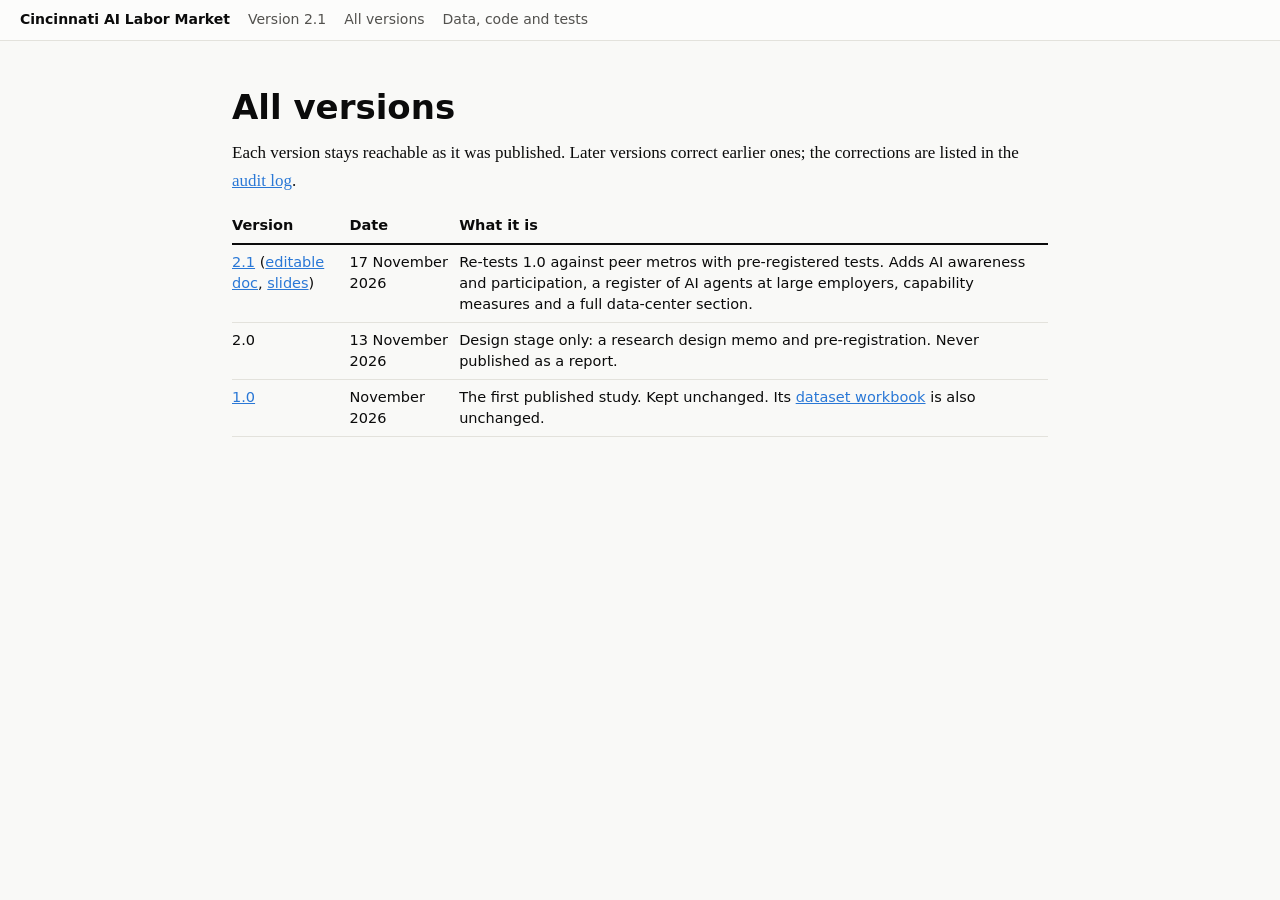
<file: docs/archive.html>
<!doctype html>
<html lang="en"><head><meta charset="utf-8"><meta name="viewport" content="width=device-width,initial-scale=1">
<title>All versions - Cincinnati AI Labor Market</title><link rel="stylesheet" href="report21.css"></head><body>
<div class="top"><strong>Cincinnati AI Labor Market</strong><a href="index.html">Version 2.1</a><a href="archive.html">All versions</a>
<a href="https://github.com/ketibak-ai/cincinnati-ai-labor-market">Data, code and tests</a></div>
<main><h1>All versions</h1>
<p>Each version stays reachable as it was published. Later versions correct earlier ones; the corrections are listed in the
<a href="https://github.com/ketibak-ai/cincinnati-ai-labor-market/blob/main/AUDIT.md">audit log</a>.</p>
<div class="tw"><table><thead><tr><th>Version</th><th>Date</th><th>What it is</th></tr></thead><tbody>
<tr><td><a href="index.html">2.1</a> (<a href="https://claude.ai/artifact/HmTGiep1fUHFH2EgoZnysg">editable doc</a>, <a href="https://claude.ai/artifact/52uT1dxWPsjeDuVzvFSyJP">slides</a>)</td><td>17 November 2026</td><td>Re-tests 1.0 against peer metros with pre-registered tests. Adds AI awareness and participation,
a register of AI agents at large employers, capability measures and a full data-center section.</td></tr>
<tr><td>2.0</td><td>13 November 2026</td><td>Design stage only: a research design memo and pre-registration. Never published as a report.</td></tr>
<tr><td><a href="v1.0/index.html">1.0</a></td><td>November 2026</td><td>The first published study. Kept unchanged.
Its <a href="Cincinnati_AI_Labor_Market_Dataset.xlsx">dataset workbook</a> is also unchanged.</td></tr>
</tbody></table></div></main></body></html>
</file>
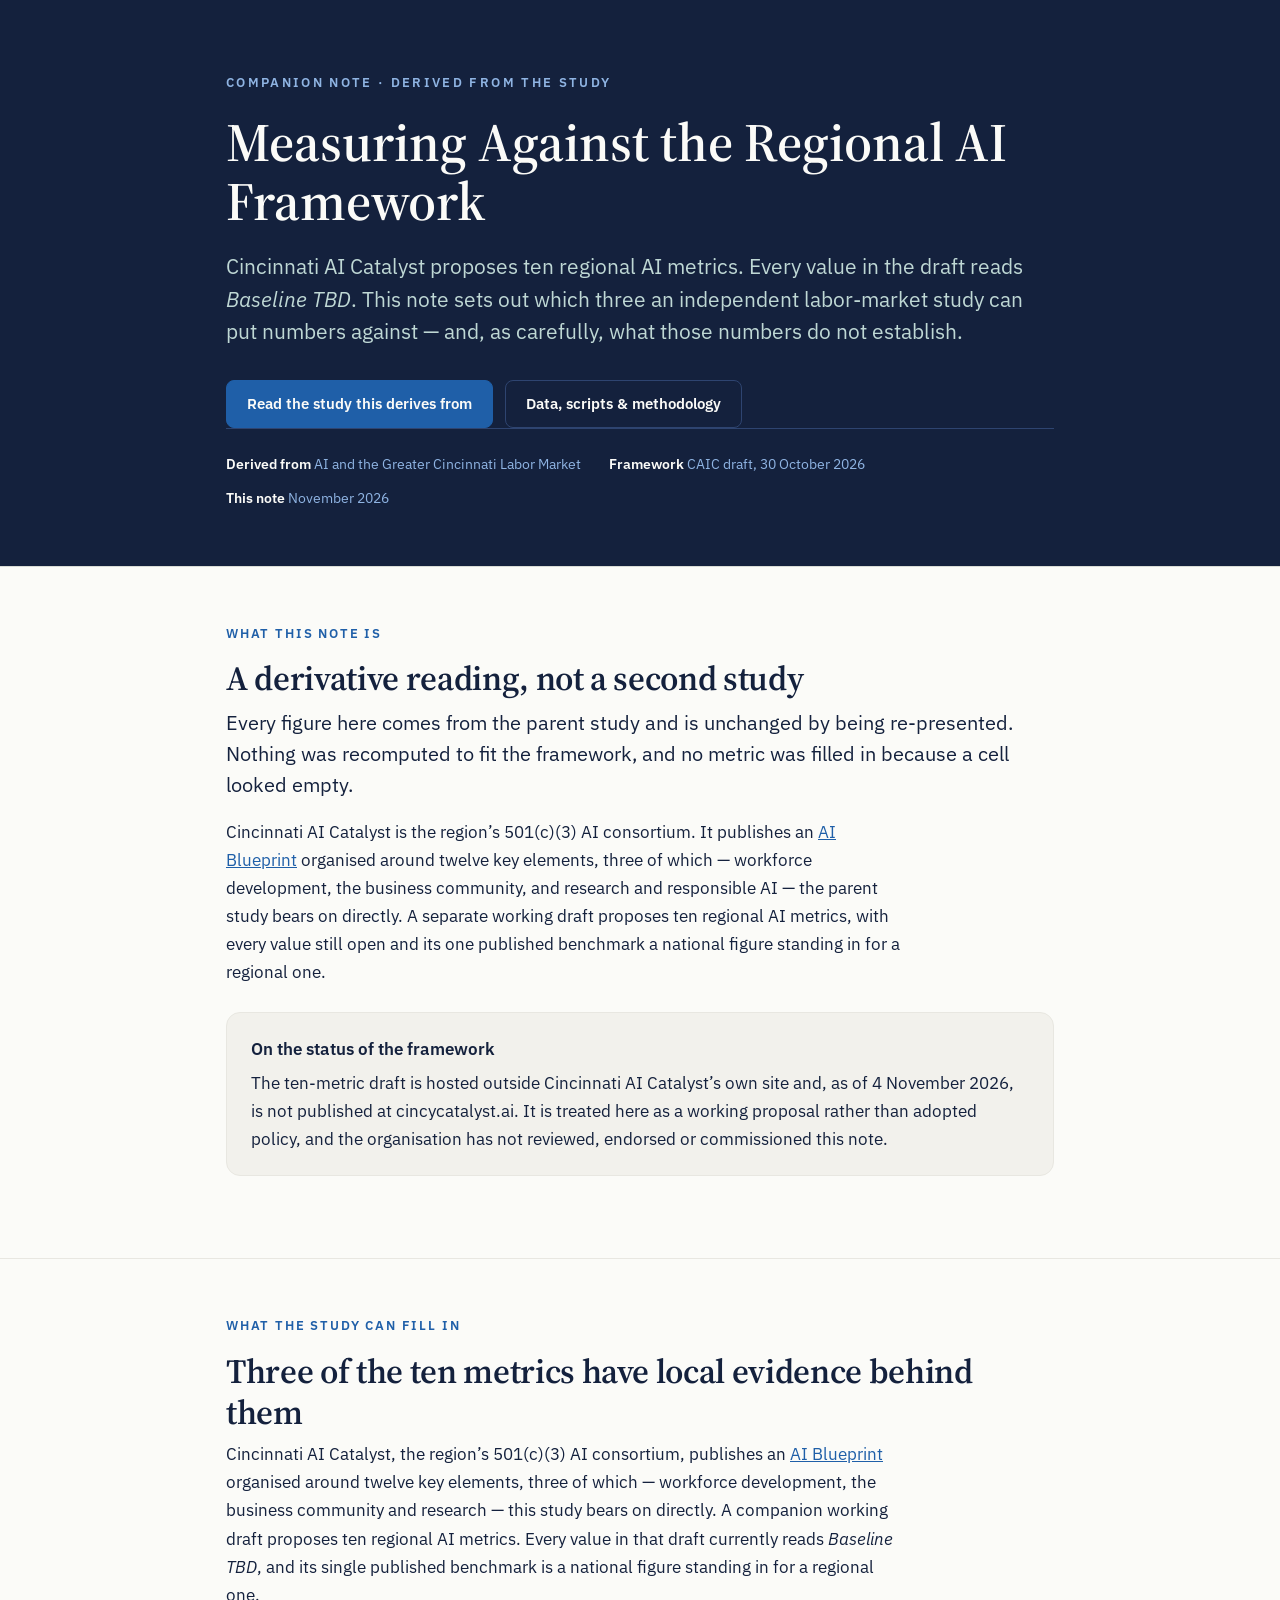
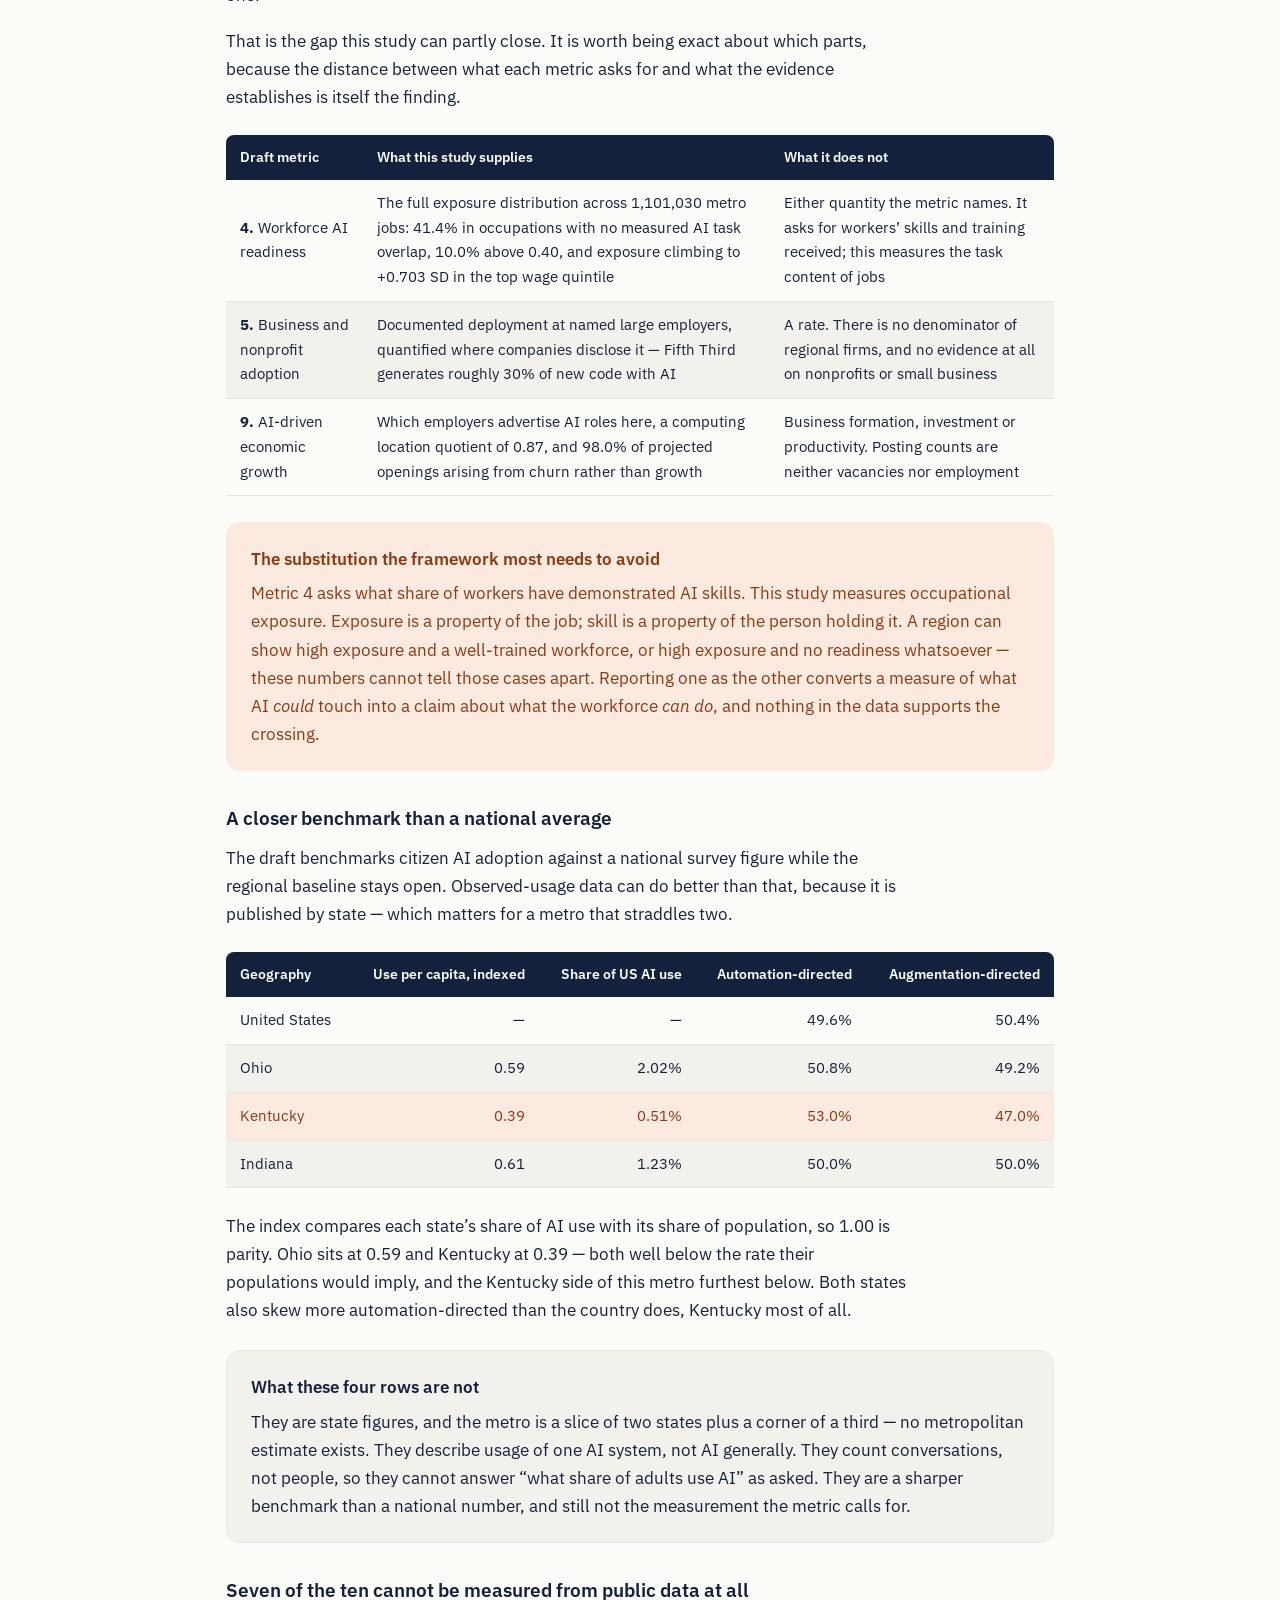
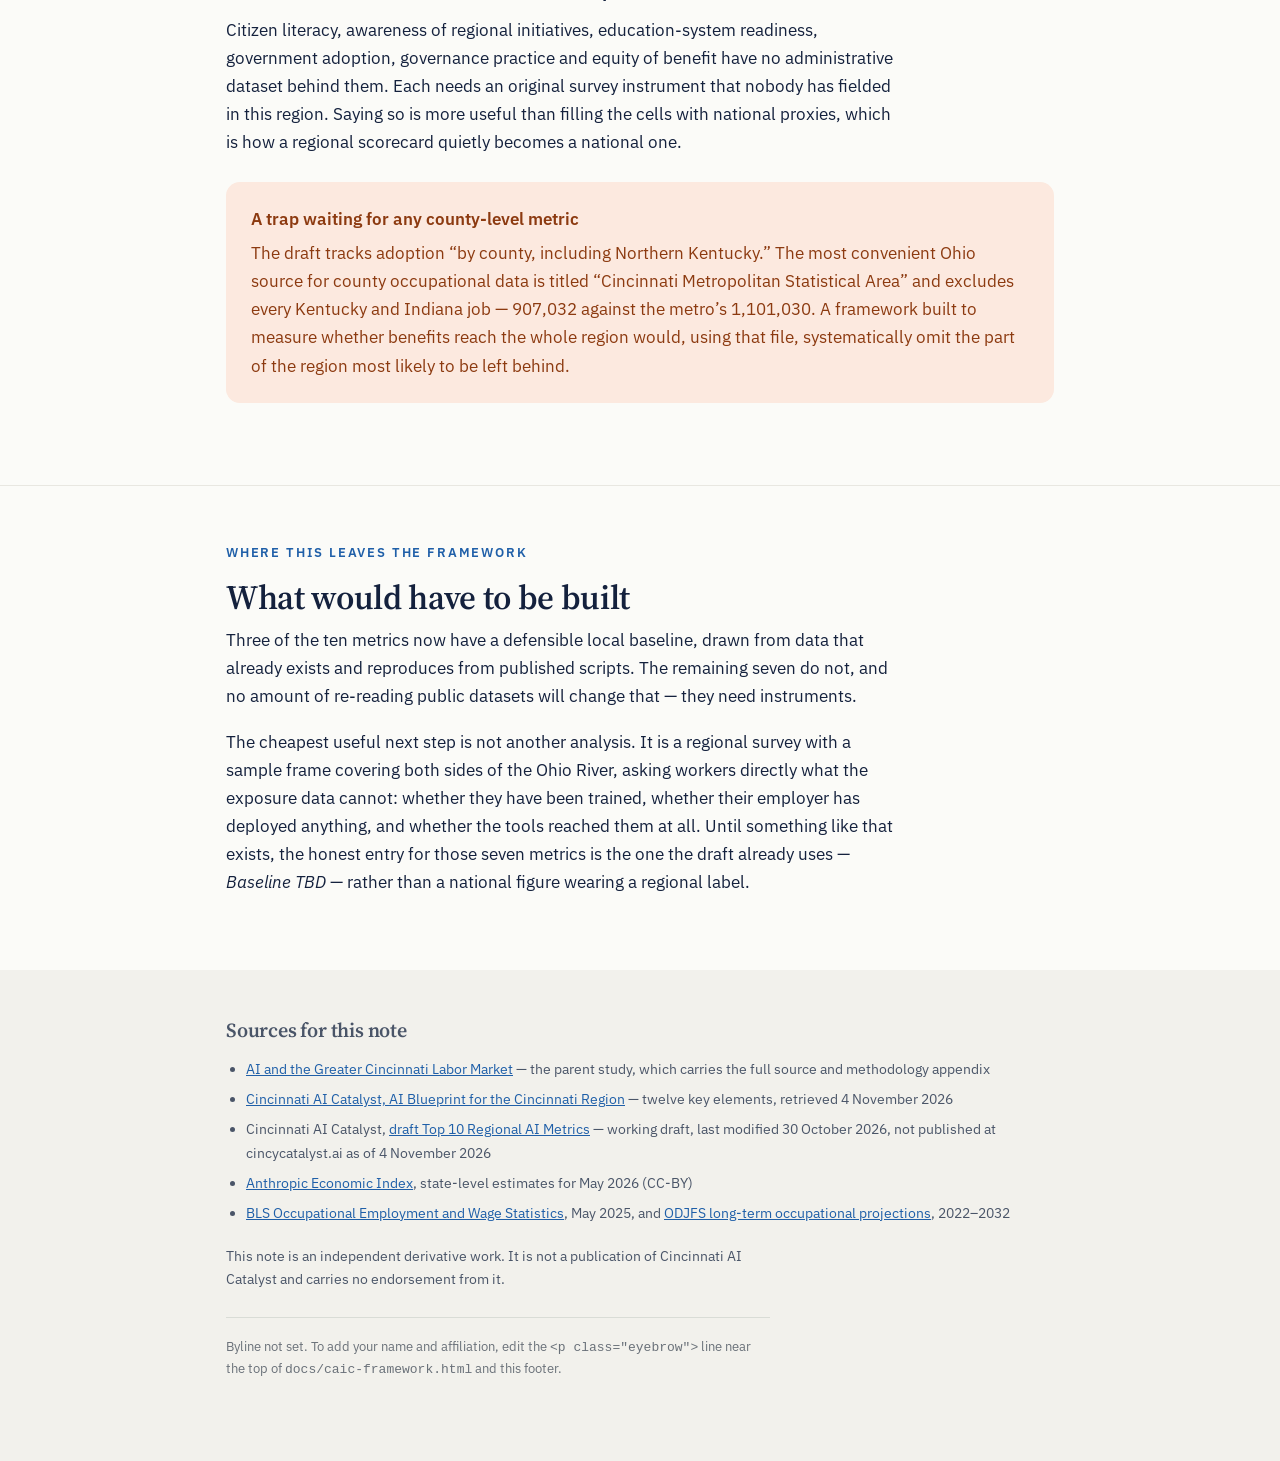
<file: docs/caic-framework.html>
<!doctype html>
<html lang="en">
<head>
<meta charset="utf-8">
<meta name="viewport" content="width=device-width, initial-scale=1">
<title>Measuring Against the Regional AI Framework</title>
<meta name="description" content="A companion note applying an independent Cincinnati labor-market study to Cincinnati AI Catalyst's draft regional AI metrics - what the evidence supplies, and what it does not.">
<link rel="preconnect" href="https://fonts.googleapis.com">
<link rel="preconnect" href="https://fonts.gstatic.com" crossorigin>
<link rel="stylesheet" href="https://fonts.googleapis.com/css2?family=IBM+Plex+Sans:wght@400;500;600;700&family=Source+Serif+4:opsz,wght@8..60,400;8..60,600;8..60,700&display=swap">
<link rel="stylesheet" href="study.css">
</head>
<body>

<header class="masthead">
  <div class="wrap">
    <p class="eyebrow">Companion note &middot; derived from the study</p>
    <h1>Measuring Against the Regional AI Framework</h1>
    <p class="standfirst">Cincinnati AI Catalyst proposes ten regional AI metrics. Every value in the draft reads <em>Baseline TBD</em>. This note sets out which three an independent labor-market study can put numbers against &mdash; and, as carefully, what those numbers do not establish.</p>
    <div class="actions">
      <a class="btn btn-primary" href="./">Read the study this derives from</a>
      <a class="btn" href="https://github.com/ketibak-ai/cincinnati-ai-labor-market">Data, scripts &amp; methodology</a>
    </div>
    <div class="meta">
      <span><b>Derived from</b> AI and the Greater Cincinnati Labor Market</span>
      <span><b>Framework</b> CAIC draft, 30 October 2026</span>
      <span><b>This note</b> November 2026</span>
    </div>
  </div>
</header>

<main>

<section>
  <div class="wrap">
    <p class="kicker">What this note is</p>
    <h2>A derivative reading, not a second study</h2>
    <p class="lede">Every figure here comes from the parent study and is unchanged by being re-presented. Nothing was recomputed to fit the framework, and no metric was filled in because a cell looked empty.</p>
    <p>Cincinnati AI Catalyst is the region&rsquo;s 501(c)(3) AI consortium. It publishes an <a href="https://cincycatalyst.ai/blueprint">AI Blueprint</a> organised around twelve key elements, three of which &mdash; workforce development, the business community, and research and responsible AI &mdash; the parent study bears on directly. A separate working draft proposes ten regional AI metrics, with every value still open and its one published benchmark a national figure standing in for a regional one.</p>

    <div class="note">
      <p><span class="h">On the status of the framework</span>The ten-metric draft is hosted outside Cincinnati AI Catalyst&rsquo;s own site and, as of 4 November 2026, is not published at cincycatalyst.ai. It is treated here as a working proposal rather than adopted policy, and the organisation has not reviewed, endorsed or commissioned this note.</p>
    </div>
  </div>
</section>

<section>
  <div class="wrap">
    <p class="kicker">What the study can fill in</p>
    <h2>Three of the ten metrics have local evidence behind them</h2>
    <p>Cincinnati AI Catalyst, the region&rsquo;s 501(c)(3) AI consortium, publishes an <a href="https://cincycatalyst.ai/blueprint">AI Blueprint</a> organised around twelve key elements, three of which &mdash; workforce development, the business community and research &mdash; this study bears on directly. A companion working draft proposes ten regional AI metrics. Every value in that draft currently reads <em>Baseline TBD</em>, and its single published benchmark is a national figure standing in for a regional one.</p>
    <p>That is the gap this study can partly close. It is worth being exact about which parts, because the distance between what each metric asks for and what the evidence establishes is itself the finding.</p>

    <div class="scroll">
      <table>
        <thead><tr><th>Draft metric</th><th>What this study supplies</th><th>What it does not</th></tr></thead>
        <tbody>
          <tr>
            <td><b>4.</b> Workforce AI readiness</td>
            <td>The full exposure distribution across 1,101,030 metro jobs: 41.4% in occupations with no measured AI task overlap, 10.0% above 0.40, and exposure climbing to +0.703 SD in the top wage quintile</td>
            <td>Either quantity the metric names. It asks for workers&rsquo; skills and training received; this measures the task content of jobs</td>
          </tr>
          <tr>
            <td><b>5.</b> Business and nonprofit adoption</td>
            <td>Documented deployment at named large employers, quantified where companies disclose it &mdash; Fifth Third generates roughly 30% of new code with AI</td>
            <td>A rate. There is no denominator of regional firms, and no evidence at all on nonprofits or small business</td>
          </tr>
          <tr>
            <td><b>9.</b> AI-driven economic growth</td>
            <td>Which employers advertise AI roles here, a computing location quotient of 0.87, and 98.0% of projected openings arising from churn rather than growth</td>
            <td>Business formation, investment or productivity. Posting counts are neither vacancies nor employment</td>
          </tr>
        </tbody>
      </table>
    </div>

    <div class="note warn">
      <p><span class="h">The substitution the framework most needs to avoid</span>Metric 4 asks what share of workers have demonstrated AI skills. This study measures occupational exposure. Exposure is a property of the job; skill is a property of the person holding it. A region can show high exposure and a well-trained workforce, or high exposure and no readiness whatsoever &mdash; these numbers cannot tell those cases apart. Reporting one as the other converts a measure of what AI <em>could</em> touch into a claim about what the workforce <em>can do</em>, and nothing in the data supports the crossing.</p>
    </div>

    <h3>A closer benchmark than a national average</h3>
    <p>The draft benchmarks citizen AI adoption against a national survey figure while the regional baseline stays open. Observed-usage data can do better than that, because it is published by state &mdash; which matters for a metro that straddles two.</p>

    <div class="scroll">
      <table>
        <thead><tr><th>Geography</th><th class="num">Use per capita, indexed</th><th class="num">Share of US AI use</th><th class="num">Automation-directed</th><th class="num">Augmentation-directed</th></tr></thead>
        <tbody>
          <tr><td>United States</td><td class="num">&mdash;</td><td class="num">&mdash;</td><td class="num">49.6%</td><td class="num">50.4%</td></tr>
          <tr><td>Ohio</td><td class="num">0.59</td><td class="num">2.02%</td><td class="num">50.8%</td><td class="num">49.2%</td></tr>
          <tr class="alert"><td>Kentucky</td><td class="num">0.39</td><td class="num">0.51%</td><td class="num">53.0%</td><td class="num">47.0%</td></tr>
          <tr><td>Indiana</td><td class="num">0.61</td><td class="num">1.23%</td><td class="num">50.0%</td><td class="num">50.0%</td></tr>
        </tbody>
      </table>
    </div>

    <p>The index compares each state&rsquo;s share of AI use with its share of population, so 1.00 is parity. Ohio sits at 0.59 and Kentucky at 0.39 &mdash; both well below the rate their populations would imply, and the Kentucky side of this metro furthest below. Both states also skew more automation-directed than the country does, Kentucky most of all.</p>

    <div class="note">
      <p><span class="h">What these four rows are not</span>They are state figures, and the metro is a slice of two states plus a corner of a third &mdash; no metropolitan estimate exists. They describe usage of one AI system, not AI generally. They count conversations, not people, so they cannot answer &ldquo;what share of adults use AI&rdquo; as asked. They are a sharper benchmark than a national number, and still not the measurement the metric calls for.</p>
    </div>

    <h3>Seven of the ten cannot be measured from public data at all</h3>
    <p>Citizen literacy, awareness of regional initiatives, education-system readiness, government adoption, governance practice and equity of benefit have no administrative dataset behind them. Each needs an original survey instrument that nobody has fielded in this region. Saying so is more useful than filling the cells with national proxies, which is how a regional scorecard quietly becomes a national one.</p>

    <div class="note warn">
      <p><span class="h">A trap waiting for any county-level metric</span>The draft tracks adoption &ldquo;by county, including Northern Kentucky.&rdquo; The most convenient Ohio source for county occupational data is titled &ldquo;Cincinnati Metropolitan Statistical Area&rdquo; and excludes every Kentucky and Indiana job &mdash; 907,032 against the metro&rsquo;s 1,101,030. A framework built to measure whether benefits reach the whole region would, using that file, systematically omit the part of the region most likely to be left behind.</p>
    </div>
  </div>
</section>

<section>
  <div class="wrap">
    <p class="kicker">Where this leaves the framework</p>
    <h2>What would have to be built</h2>
    <p>Three of the ten metrics now have a defensible local baseline, drawn from data that already exists and reproduces from published scripts. The remaining seven do not, and no amount of re-reading public datasets will change that &mdash; they need instruments.</p>
    <p>The cheapest useful next step is not another analysis. It is a regional survey with a sample frame covering both sides of the Ohio River, asking workers directly what the exposure data cannot: whether they have been trained, whether their employer has deployed anything, and whether the tools reached them at all. Until something like that exists, the honest entry for those seven metrics is the one the draft already uses &mdash; <em>Baseline TBD</em> &mdash; rather than a national figure wearing a regional label.</p>
  </div>
</section>

</main>

<footer>
  <div class="wrap">
    <h2>Sources for this note</h2>
    <ul>
      <li><a href="./">AI and the Greater Cincinnati Labor Market</a> &mdash; the parent study, which carries the full source and methodology appendix</li>
      <li><a href="https://cincycatalyst.ai/blueprint">Cincinnati AI Catalyst, AI Blueprint for the Cincinnati Region</a> &mdash; twelve key elements, retrieved 4 November 2026</li>
      <li>Cincinnati AI Catalyst, <a href="https://www.thinkdashboards.com/caic_analytics/index.html">draft Top&nbsp;10 Regional AI Metrics</a> &mdash; working draft, last modified 30 October 2026, not published at cincycatalyst.ai as of 4 November 2026</li>
      <li><a href="https://huggingface.co/datasets/Anthropic/EconomicIndex">Anthropic Economic Index</a>, state-level estimates for May 2026 (CC-BY)</li>
      <li><a href="https://download.bls.gov/pub/time.series/oe/">BLS Occupational Employment and Wage Statistics</a>, May 2025, and <a href="https://ohiolmi.com/_docs/PROJ/MSA/LTOP_Cincinnati2032.xlsx">ODJFS long-term occupational projections</a>, 2022&ndash;2032</li>
    </ul>
    <p>This note is an independent derivative work. It is not a publication of Cincinnati AI Catalyst and carries no endorsement from it.</p>

    <p class="byline-edit">Byline not set. To add your name and affiliation, edit the <code>&lt;p class="eyebrow"&gt;</code> line near the top of <code>docs/caic-framework.html</code> and this footer.</p>
  </div>
</footer>

</body>
</html>
</file>
<file: docs/report21.css>
:root{--ink:#0b0b0b;--ink2:#52514e;--line:#e3e2dc;--bg:#f9f9f7;--card:#fcfcfb;--accent:#2a78d6}
*{box-sizing:border-box}body{margin:0;background:var(--bg);color:var(--ink);font:17px/1.6 Georgia,'Source Serif 4',serif}
.top{background:var(--card);border-bottom:1px solid var(--line);padding:10px 20px;font:14px/1.4 system-ui,sans-serif;display:flex;gap:18px;flex-wrap:wrap}
.top a{color:var(--ink2);text-decoration:none}.top a:hover{color:var(--accent)}.top strong{color:var(--ink)}
main{max-width:860px;margin:0 auto;padding:28px 22px 80px}
h1{font:700 34px/1.2 system-ui,sans-serif;margin:18px 0 12px;text-wrap:balance}
h2{font:700 24px/1.25 system-ui,sans-serif;margin:46px 0 10px;padding-top:14px;border-top:2px solid var(--ink)}
h3{font:600 18.5px/1.3 system-ui,sans-serif;margin:28px 0 6px}h4{font:600 16px system-ui,sans-serif;margin:20px 0 4px}
p{margin:0 0 14px}a{color:var(--accent)}hr{border:0;border-top:1px solid var(--line);margin:30px 0}
ul,ol{margin:0 0 16px;padding-left:24px}li{margin:0 0 7px}
code{font:13.5px ui-monospace,Consolas,monospace;background:#efeee9;padding:1px 5px;border-radius:3px}
pre{background:#efeee9;padding:12px 14px;overflow-x:auto;border-radius:6px}pre code{background:none;padding:0}
.tw{overflow-x:auto;margin:6px 0 18px}table{border-collapse:collapse;width:100%;font:14.5px/1.45 system-ui,sans-serif}
th{text-align:left;border-bottom:2px solid var(--ink);padding:7px 10px 7px 0;vertical-align:bottom}
td{border-bottom:1px solid var(--line);padding:7px 10px 7px 0;vertical-align:top}
figure{margin:18px 0 22px}figure img{width:100%;height:auto;border:1px solid var(--line);border-radius:4px;display:block}
.toc{font:14.5px/1.5 system-ui,sans-serif;background:var(--card);border:1px solid var(--line);border-radius:6px;padding:12px 18px;margin:18px 0 8px;columns:2;column-gap:28px}
.toc a{display:block;color:var(--ink2);text-decoration:none;padding:2px 0}.toc a:hover{color:var(--accent)}
.draft{font:14px/1.45 system-ui,sans-serif;background:#fff4d6;border:1px solid #e0c97a;border-radius:6px;padding:10px 14px;margin:0 0 6px}
@media(max-width:640px){body{font-size:16px}h1{font-size:27px}.toc{columns:1}}
</file>
<file: docs/v1.0/study.css>
:root{
    --bg:#FBFBF8; --surface:#FFFFFF; --surface-2:#F2F1EC;
    --ink:#14213D; --ink-soft:#4A5568; --ink-faint:#6A7179;
    --line:#D9DCD6; --line-soft:#E8E7E1;
    --accent:#1F5FA8; --accent-soft:#DCE8F7; --accent-ink:#1F5FA8;
    --warn:#B5451B; --warn-soft:#FCE9DF; --warn-ink:#8C3A10;
    --bar-muted:#C9CCC4;
    --maxw:860px;
  }
  @media (prefers-color-scheme: dark){
    :root:not([data-theme="light"]){
      --bg:#0E1524; --surface:#16203A; --surface-2:#1B2742;
      --ink:#EEF3FA; --ink-soft:#AFBDD4; --ink-faint:#8795AE;
      --line:#2A3657; --line-soft:#223052;
      --accent:#6BA3E8; --accent-soft:#1D2E53; --accent-ink:#8FB4E3;
      --warn:#E2794A; --warn-soft:#3A2016; --warn-ink:#F0A383;
      --bar-muted:#46516B;
    }
  }
  :root[data-theme="dark"]{
    --bg:#0E1524; --surface:#16203A; --surface-2:#1B2742;
    --ink:#EEF3FA; --ink-soft:#AFBDD4; --ink-faint:#8795AE;
    --line:#2A3657; --line-soft:#223052;
    --accent:#6BA3E8; --accent-soft:#1D2E53; --accent-ink:#8FB4E3;
    --warn:#E2794A; --warn-soft:#3A2016; --warn-ink:#F0A383;
    --bar-muted:#46516B;
  }

  *{box-sizing:border-box}
  html{-webkit-text-size-adjust:100%}
  body{
    margin:0; background:var(--bg); color:var(--ink);
    font-family:'IBM Plex Sans',system-ui,-apple-system,Segoe UI,Arial,sans-serif;
    font-size:17px; line-height:1.65;
  }
  .wrap{max-width:var(--maxw); margin:0 auto; padding:0 16px}

  /* ---------- masthead ---------- */
  .masthead{background:var(--ink); color:#FBFBF8; padding:72px 0 56px; border-bottom:1px solid var(--line)}
  :root[data-theme="dark"] .masthead,
  .masthead{color:#FBFBF8}
  @media (prefers-color-scheme: dark){ :root:not([data-theme="light"]) .masthead{background:#111B2E} }
  .eyebrow{font-size:13px; letter-spacing:.18em; text-transform:uppercase; font-weight:600; color:#8FB4E3; margin:0 0 20px}
  .masthead h1{
    font-family:'Source Serif 4',Georgia,serif; font-weight:600;
    font-size:clamp(32px,6.2vw,54px); line-height:1.08; margin:0 0 20px; color:#FBFBF8;
  }
  .standfirst{font-size:clamp(17px,2.4vw,21px); line-height:1.55; color:#BFD8D5; margin:0 0 32px; max-width:62ch}
  .meta{display:flex; flex-wrap:wrap; gap:10px 28px; font-size:14px; color:#8FB4E3; border-top:1px solid #2E4470; padding-top:24px}
  .meta b{color:#FBFBF8; font-weight:600}
  .actions{display:flex; flex-wrap:wrap; gap:12px; margin-top:28px}
  .btn{
    display:inline-block; padding:11px 20px; border-radius:8px; text-decoration:none;
    font-size:15px; font-weight:600; border:1px solid #2E4470; color:#FBFBF8;
  }
  .btn-primary{background:#1F5FA8; border-color:#1F5FA8}
  .btn:hover{opacity:.88}

  /* ---------- structure ---------- */
  section{padding:56px 0; border-bottom:1px solid var(--line-soft)}
  section:last-of-type{border-bottom:0}
  h2{
    font-family:'Source Serif 4',Georgia,serif; font-weight:600;
    font-size:clamp(25px,4.2vw,34px); line-height:1.2; margin:0 0 8px; letter-spacing:-.01em;
  }
  .kicker{font-size:13px; letter-spacing:.14em; text-transform:uppercase; font-weight:600; color:var(--accent-ink); margin:0 0 14px}
  h3{font-size:19px; font-weight:600; margin:32px 0 10px}
  p{margin:0 0 18px; max-width:68ch}
  .lede{font-size:clamp(18px,2.4vw,20px); line-height:1.55}
  a{color:var(--accent-ink)}
  strong{font-weight:600}

  /* ---------- stat row ---------- */
  .stats{display:grid; grid-template-columns:repeat(auto-fit,minmax(210px,1fr)); gap:16px; margin:28px 0 8px}
  .stat{background:var(--surface); border:1px solid var(--line); border-radius:14px; padding:24px}
  .stat .n{font-size:40px; font-weight:700; line-height:1; color:var(--accent-ink); font-variant-numeric:tabular-nums; letter-spacing:-.02em}
  .stat .l{font-size:15px; font-weight:600; margin:12px 0 6px}
  .stat .d{font-size:14px; color:var(--ink-soft); line-height:1.5; margin:0}

  /* ---------- callouts ---------- */
  .note{background:var(--surface-2); border-radius:14px; padding:22px 24px; margin:26px 0; border:1px solid var(--line-soft)}
  .note p{margin:0; max-width:none}
  .note.warn{background:var(--warn-soft); border-color:transparent}
  .note.warn p{color:var(--warn-ink)}
  .note .h{font-weight:600; display:block; margin-bottom:6px}

  /* ---------- tables ---------- */
  .scroll{overflow-x:auto; -webkit-overflow-scrolling:touch; margin:24px 0}
  table{border-collapse:collapse; width:100%; font-size:15px; min-width:520px}
  caption{text-align:left; font-size:13px; color:var(--ink-faint); padding-bottom:10px; line-height:1.45}
  th,td{padding:11px 14px; text-align:left; border-bottom:1px solid var(--line-soft)}
  thead th{background:var(--ink); color:#FBFBF8; font-weight:600; font-size:14px; border-bottom:0}
  thead th:first-child{border-radius:8px 0 0 0}
  thead th:last-child{border-radius:0 8px 0 0}
  .num{text-align:right; font-variant-numeric:tabular-nums}
  tbody tr:nth-child(even){background:var(--surface-2)}
  tr.hl td{background:var(--accent-soft); font-weight:600}
  tr.alert td{background:var(--warn-soft); color:var(--warn-ink)}
  .pos{color:var(--accent-ink)} .neg{color:var(--warn)}

  /* ---------- figure ---------- */
  figure{margin:28px 0 24px}
  figure svg{display:block; width:100%; height:auto}
  figcaption{font-size:13px; color:var(--ink-faint); line-height:1.5; margin-top:12px}

  /* ---------- claims list ---------- */
  .claims{list-style:none; padding:0; margin:22px 0; display:grid; gap:12px}
  .claims li{background:var(--surface); border:1px solid var(--line); border-left:3px solid var(--warn); border-radius:10px; padding:16px 18px; font-size:15px; line-height:1.55}
  .claims b{display:block; margin-bottom:4px}

  /* ---------- footer ---------- */
  footer{background:var(--surface-2); padding:48px 0 64px; font-size:14px; color:var(--ink-soft)}
  footer h2{font-size:20px; margin-bottom:16px}
  footer ul{margin:0 0 20px; padding-left:20px}
  footer li{margin-bottom:7px}
  .byline-edit{font-size:13px; color:var(--ink-faint); border-top:1px solid var(--line); padding-top:18px; margin-top:26px}

  @media (max-width:560px){
    body{font-size:16px}
    .masthead{padding:48px 0 40px}
    section{padding:40px 0}
    .stat{padding:20px}
    .stat .n{font-size:34px}
  }
</file>
<file: docs/study.css>
:root{
    --bg:#FBFBF8; --surface:#FFFFFF; --surface-2:#F2F1EC;
    --ink:#14213D; --ink-soft:#4A5568; --ink-faint:#6A7179;
    --line:#D9DCD6; --line-soft:#E8E7E1;
    --accent:#1F5FA8; --accent-soft:#DCE8F7; --accent-ink:#1F5FA8;
    --warn:#B5451B; --warn-soft:#FCE9DF; --warn-ink:#8C3A10;
    --bar-muted:#C9CCC4;
    --maxw:860px;
  }
  @media (prefers-color-scheme: dark){
    :root:not([data-theme="light"]){
      --bg:#0E1524; --surface:#16203A; --surface-2:#1B2742;
      --ink:#EEF3FA; --ink-soft:#AFBDD4; --ink-faint:#8795AE;
      --line:#2A3657; --line-soft:#223052;
      --accent:#6BA3E8; --accent-soft:#1D2E53; --accent-ink:#8FB4E3;
      --warn:#E2794A; --warn-soft:#3A2016; --warn-ink:#F0A383;
      --bar-muted:#46516B;
    }
  }
  :root[data-theme="dark"]{
    --bg:#0E1524; --surface:#16203A; --surface-2:#1B2742;
    --ink:#EEF3FA; --ink-soft:#AFBDD4; --ink-faint:#8795AE;
    --line:#2A3657; --line-soft:#223052;
    --accent:#6BA3E8; --accent-soft:#1D2E53; --accent-ink:#8FB4E3;
    --warn:#E2794A; --warn-soft:#3A2016; --warn-ink:#F0A383;
    --bar-muted:#46516B;
  }

  *{box-sizing:border-box}
  html{-webkit-text-size-adjust:100%}
  body{
    margin:0; background:var(--bg); color:var(--ink);
    font-family:'IBM Plex Sans',system-ui,-apple-system,Segoe UI,Arial,sans-serif;
    font-size:17px; line-height:1.65;
  }
  .wrap{max-width:var(--maxw); margin:0 auto; padding:0 16px}

  /* ---------- masthead ---------- */
  .masthead{background:var(--ink); color:#FBFBF8; padding:72px 0 56px; border-bottom:1px solid var(--line)}
  :root[data-theme="dark"] .masthead,
  .masthead{color:#FBFBF8}
  @media (prefers-color-scheme: dark){ :root:not([data-theme="light"]) .masthead{background:#111B2E} }
  .eyebrow{font-size:13px; letter-spacing:.18em; text-transform:uppercase; font-weight:600; color:#8FB4E3; margin:0 0 20px}
  .masthead h1{
    font-family:'Source Serif 4',Georgia,serif; font-weight:600;
    font-size:clamp(32px,6.2vw,54px); line-height:1.08; margin:0 0 20px; color:#FBFBF8;
  }
  .standfirst{font-size:clamp(17px,2.4vw,21px); line-height:1.55; color:#BFD8D5; margin:0 0 32px; max-width:62ch}
  .meta{display:flex; flex-wrap:wrap; gap:10px 28px; font-size:14px; color:#8FB4E3; border-top:1px solid #2E4470; padding-top:24px}
  .meta b{color:#FBFBF8; font-weight:600}
  .actions{display:flex; flex-wrap:wrap; gap:12px; margin-top:28px}
  .btn{
    display:inline-block; padding:11px 20px; border-radius:8px; text-decoration:none;
    font-size:15px; font-weight:600; border:1px solid #2E4470; color:#FBFBF8;
  }
  .btn-primary{background:#1F5FA8; border-color:#1F5FA8}
  .btn:hover{opacity:.88}

  /* ---------- structure ---------- */
  section{padding:56px 0; border-bottom:1px solid var(--line-soft)}
  section:last-of-type{border-bottom:0}
  h2{
    font-family:'Source Serif 4',Georgia,serif; font-weight:600;
    font-size:clamp(25px,4.2vw,34px); line-height:1.2; margin:0 0 8px; letter-spacing:-.01em;
  }
  .kicker{font-size:13px; letter-spacing:.14em; text-transform:uppercase; font-weight:600; color:var(--accent-ink); margin:0 0 14px}
  h3{font-size:19px; font-weight:600; margin:32px 0 10px}
  p{margin:0 0 18px; max-width:68ch}
  .lede{font-size:clamp(18px,2.4vw,20px); line-height:1.55}
  a{color:var(--accent-ink)}
  strong{font-weight:600}

  /* ---------- stat row ---------- */
  .stats{display:grid; grid-template-columns:repeat(auto-fit,minmax(210px,1fr)); gap:16px; margin:28px 0 8px}
  .stat{background:var(--surface); border:1px solid var(--line); border-radius:14px; padding:24px}
  .stat .n{font-size:40px; font-weight:700; line-height:1; color:var(--accent-ink); font-variant-numeric:tabular-nums; letter-spacing:-.02em}
  .stat .l{font-size:15px; font-weight:600; margin:12px 0 6px}
  .stat .d{font-size:14px; color:var(--ink-soft); line-height:1.5; margin:0}

  /* ---------- callouts ---------- */
  .note{background:var(--surface-2); border-radius:14px; padding:22px 24px; margin:26px 0; border:1px solid var(--line-soft)}
  .note p{margin:0; max-width:none}
  .note.warn{background:var(--warn-soft); border-color:transparent}
  .note.warn p{color:var(--warn-ink)}
  .note .h{font-weight:600; display:block; margin-bottom:6px}

  /* ---------- tables ---------- */
  .scroll{overflow-x:auto; -webkit-overflow-scrolling:touch; margin:24px 0}
  table{border-collapse:collapse; width:100%; font-size:15px; min-width:520px}
  caption{text-align:left; font-size:13px; color:var(--ink-faint); padding-bottom:10px; line-height:1.45}
  th,td{padding:11px 14px; text-align:left; border-bottom:1px solid var(--line-soft)}
  thead th{background:var(--ink); color:#FBFBF8; font-weight:600; font-size:14px; border-bottom:0}
  thead th:first-child{border-radius:8px 0 0 0}
  thead th:last-child{border-radius:0 8px 0 0}
  .num{text-align:right; font-variant-numeric:tabular-nums}
  tbody tr:nth-child(even){background:var(--surface-2)}
  tr.hl td{background:var(--accent-soft); font-weight:600}
  tr.alert td{background:var(--warn-soft); color:var(--warn-ink)}
  .pos{color:var(--accent-ink)} .neg{color:var(--warn)}

  /* ---------- figure ---------- */
  figure{margin:28px 0 24px}
  figure svg{display:block; width:100%; height:auto}
  figcaption{font-size:13px; color:var(--ink-faint); line-height:1.5; margin-top:12px}

  /* ---------- claims list ---------- */
  .claims{list-style:none; padding:0; margin:22px 0; display:grid; gap:12px}
  .claims li{background:var(--surface); border:1px solid var(--line); border-left:3px solid var(--warn); border-radius:10px; padding:16px 18px; font-size:15px; line-height:1.55}
  .claims b{display:block; margin-bottom:4px}

  /* ---------- footer ---------- */
  footer{background:var(--surface-2); padding:48px 0 64px; font-size:14px; color:var(--ink-soft)}
  footer h2{font-size:20px; margin-bottom:16px}
  footer ul{margin:0 0 20px; padding-left:20px}
  footer li{margin-bottom:7px}
  .byline-edit{font-size:13px; color:var(--ink-faint); border-top:1px solid var(--line); padding-top:18px; margin-top:26px}

  @media (max-width:560px){
    body{font-size:16px}
    .masthead{padding:48px 0 40px}
    section{padding:40px 0}
    .stat{padding:20px}
    .stat .n{font-size:34px}
  }
</file>
